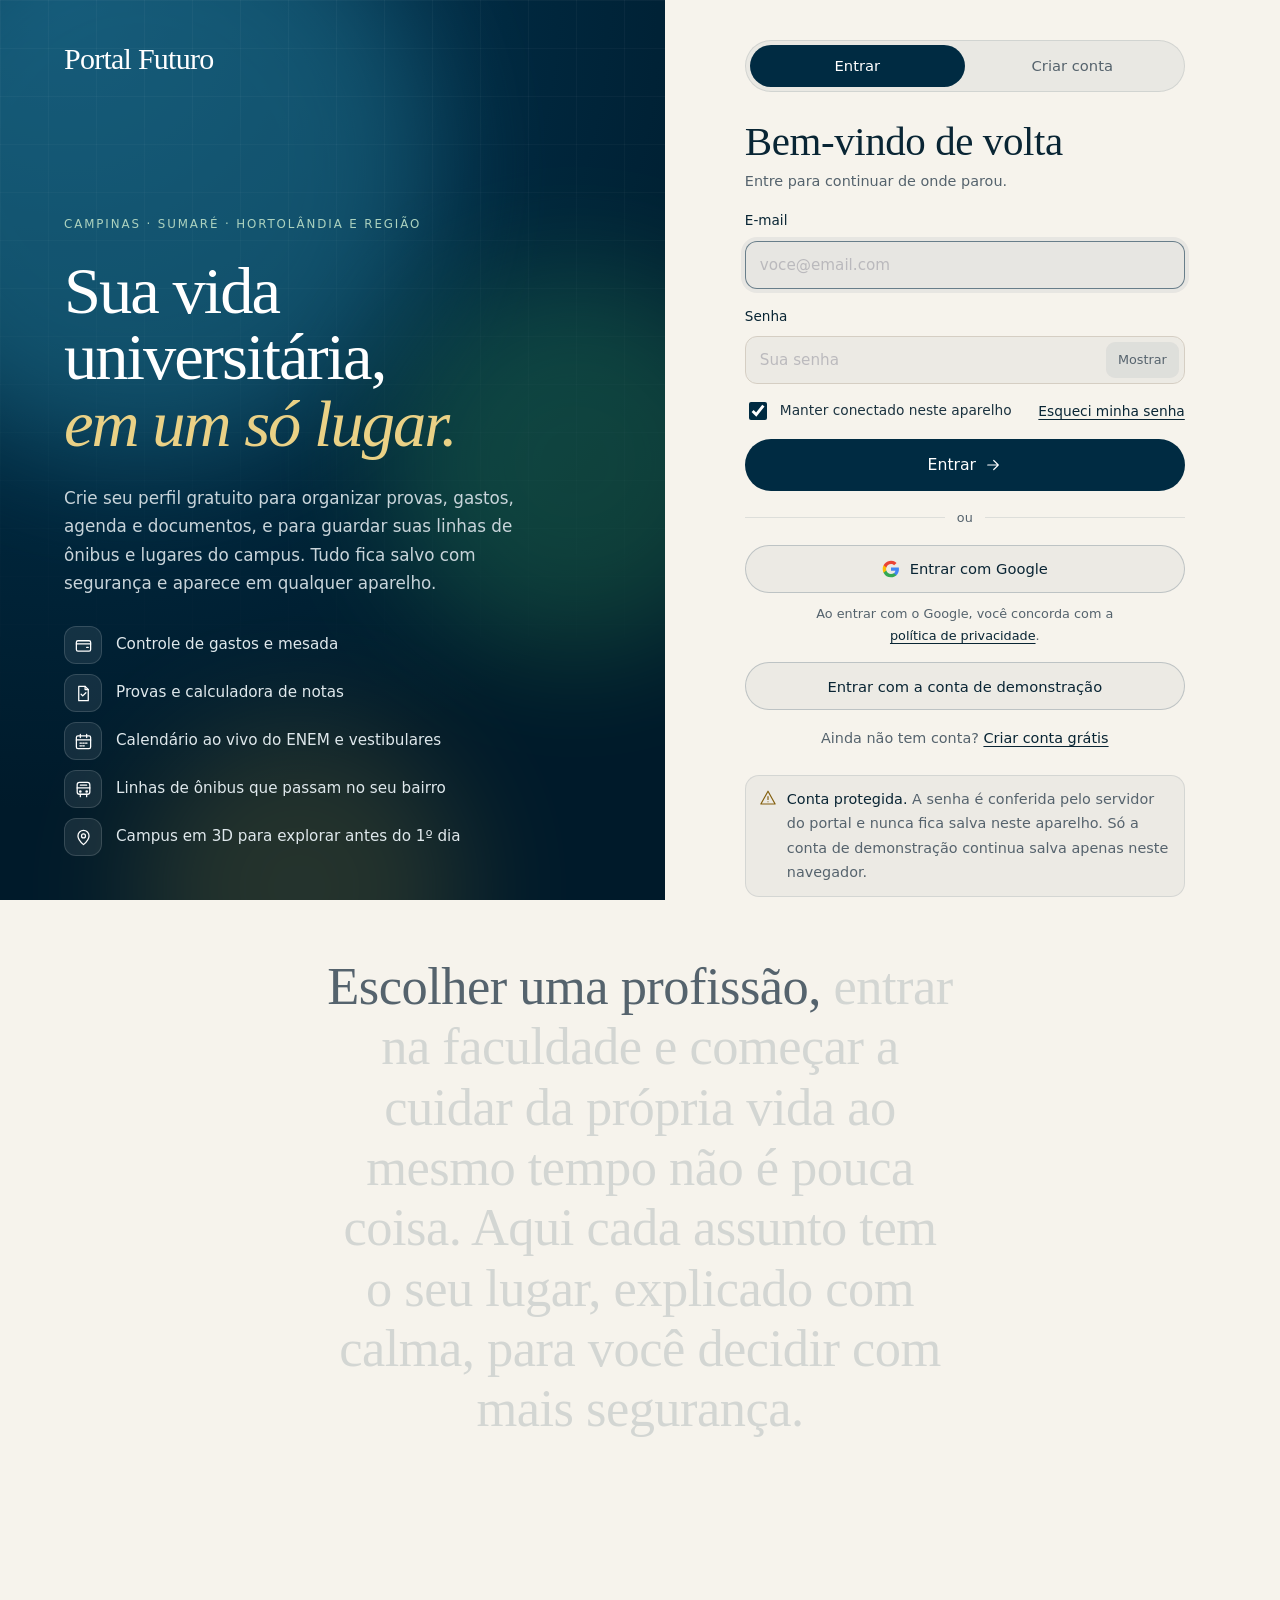
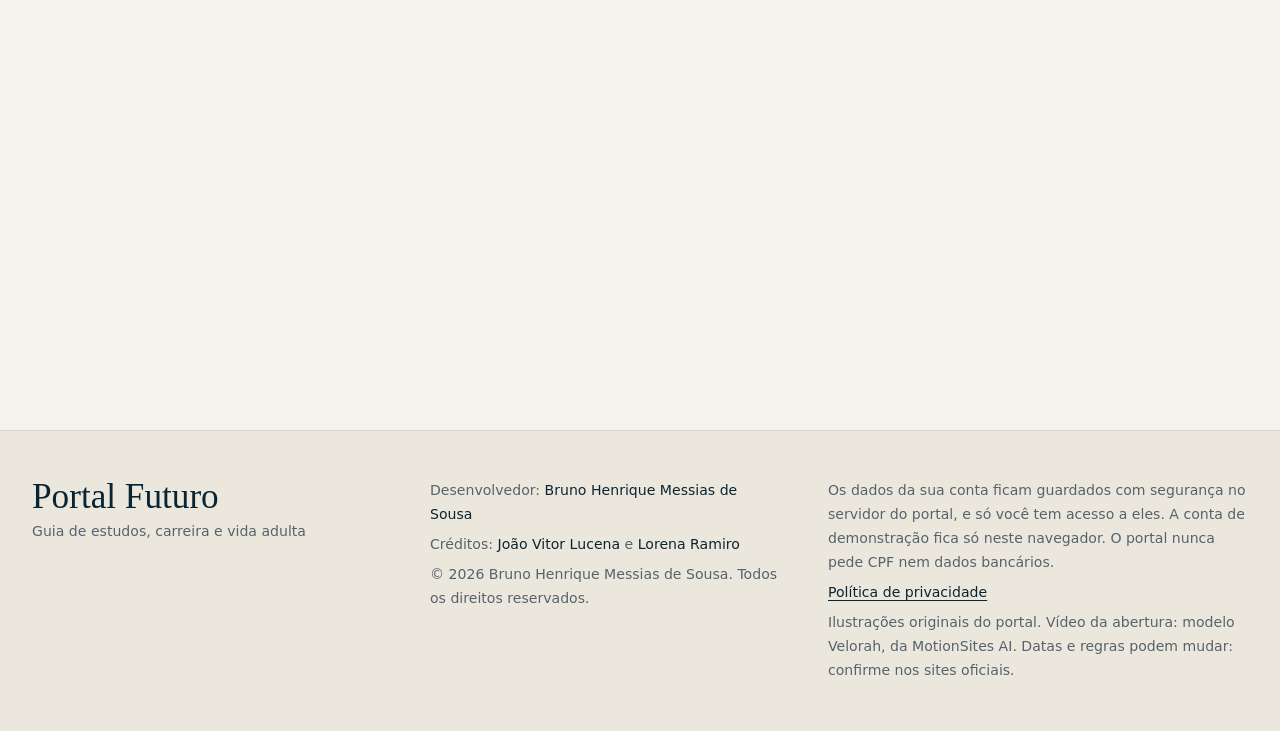
<file: index.html>
<!doctype html>
<html lang="pt-BR">
<head>
<meta charset="utf-8">
<meta name="viewport" content="width=device-width, initial-scale=1, viewport-fit=cover">
<title>Portal Futuro</title>
<meta name="description" content="Guia de estudos, carreira e vida adulta para jovens de Campinas, Sumaré e região, com ferramentas para finanças, provas, agenda, calendário, campus em 3D e linhas de ônibus.">
<meta name="author" content="Bruno Henrique Messias de Sousa">
<meta name="theme-color" content="#00283f">
<link rel="canonical" href="https://portal-futuro.pages.dev/">
<meta property="og:type" content="website">
<meta property="og:locale" content="pt_BR">
<meta property="og:site_name" content="Portal Futuro">
<meta property="og:url" content="https://portal-futuro.pages.dev/">
<meta property="og:title" content="Portal Futuro · Sua vida universitária, em um só lugar">
<meta property="og:description" content="Guia gratuito de estudos, carreira e vida adulta para jovens de Campinas e região: provas, gastos, agenda, ônibus do seu bairro e campus em 3D.">
<meta property="og:image" content="https://portal-futuro.pages.dev/assets/img/og-cover.jpg">
<meta property="og:image:type" content="image/jpeg">
<meta property="og:image:width" content="1200">
<meta property="og:image:height" content="630">
<meta property="og:image:alt" content="Portal Futuro: sua vida universitária, em um só lugar. Carreira e cursos, provas e notas, gastos, ônibus do seu bairro e campus em 3D.">
<meta name="twitter:card" content="summary_large_image">
<meta name="twitter:title" content="Portal Futuro · Sua vida universitária, em um só lugar">
<meta name="twitter:description" content="Guia gratuito de estudos, carreira e vida adulta para jovens de Campinas e região: provas, gastos, agenda, ônibus do seu bairro e campus em 3D.">
<meta name="twitter:image" content="https://portal-futuro.pages.dev/assets/img/og-cover.jpg">
<meta name="color-scheme" content="dark light">
<meta name="referrer" content="no-referrer">
<meta http-equiv="Content-Security-Policy" content="default-src 'self'; script-src 'self'; style-src 'self' https://fonts.googleapis.com; font-src https://fonts.gstatic.com; img-src 'self' data:; media-src 'self' https://d8j0ntlcm91z4.cloudfront.net; connect-src 'self' https://baubfjqwrdyeqarmjjio.supabase.co; base-uri 'self'; form-action 'none'">
<link rel="icon" type="image/svg+xml" href="assets/img/favicon.svg">
<link rel="manifest" href="manifest.webmanifest">
<script src="assets/js/early.js"></script>
<link rel="apple-touch-icon" href="assets/img/apple-touch-icon.png">
<meta name="apple-mobile-web-app-title" content="Portal Futuro">
<meta name="mobile-web-app-capable" content="yes">
<meta name="apple-mobile-web-app-capable" content="yes">
<meta name="apple-mobile-web-app-status-bar-style" content="black-translucent">
<link rel="preconnect" href="https://fonts.googleapis.com">
<link rel="preconnect" href="https://fonts.gstatic.com" crossorigin>
<link rel="stylesheet" href="https://fonts.googleapis.com/css2?family=Instrument+Serif:ital@0;1&family=Inter:wght@400;500&display=swap">
<link rel="stylesheet" href="assets/css/style.css">
</head>
<body>
<a class="skip-link" href="#main" id="skipLink">Pular para o conteúdo</a>
<svg width="0" height="0" class="sr-only" aria-hidden="true" focusable="false"><defs><symbol id="i-inicio" viewBox="0 0 24 24"><path d="M3 11l9-7 9 7v9a1 1 0 0 1-1 1h-5v-6H9v6H4a1 1 0 0 1-1-1z"/></symbol><symbol id="i-carreira" viewBox="0 0 24 24"><circle cx="12" cy="12" r="9"/><path d="M15.5 8.5l-2 5-5 2 2-5z"/></symbol><symbol id="i-ingresso" viewBox="0 0 24 24"><path d="M2 9l10-5 10 5-10 5z"/><path d="M6 11v5c0 1.5 2.7 3 6 3s6-1.5 6-3v-5M22 9v6"/></symbol><symbol id="i-cursos" viewBox="0 0 24 24"><rect x="3" y="4" width="4" height="16" rx="1"/><rect x="8" y="4" width="4" height="16" rx="1"/><path d="M13.6 5.6l3.8-1 4 15.4-3.8 1z"/></symbol><symbol id="i-instituicoes" viewBox="0 0 24 24"><path d="M2 10l10-6 10 6zM4 10v11M20 10v11M3 21h18M8 14v4M12 14v4M16 14v4"/></symbol><symbol id="i-vida" viewBox="0 0 24 24"><rect x="3" y="5" width="18" height="14" rx="2"/><circle cx="9" cy="11" r="2.2"/><path d="M5.6 16.2c.8-1.6 2-2.4 3.4-2.4s2.6.8 3.4 2.4M14.5 10h4M14.5 13.5h3"/></symbol><symbol id="i-plano" viewBox="0 0 24 24"><circle cx="12" cy="12" r="9"/><circle cx="12" cy="12" r="5"/><circle cx="12" cy="12" r="1.2"/></symbol><symbol id="i-financas" viewBox="0 0 24 24"><rect x="3" y="6" width="18" height="13" rx="2"/><path d="M3 10h18M16 14.5h2"/></symbol><symbol id="i-provas" viewBox="0 0 24 24"><path d="M6 3h8l4 4v14H6z"/><path d="M14 3v4h4M9 13l2 2 4-4"/></symbol><symbol id="i-agenda" viewBox="0 0 24 24"><path d="M10 6h10M10 12h10M10 18h10M4 6l1 1 2-2M4 12l1 1 2-2M4 18l1 1 2-2"/></symbol><symbol id="i-campus" viewBox="0 0 24 24"><path d="M12 21s-7-6.1-7-11a7 7 0 0 1 14 0c0 4.9-7 11-7 11z"/><circle cx="12" cy="10" r="2.5"/></symbol><symbol id="i-calendario" viewBox="0 0 24 24"><rect x="3" y="5" width="18" height="16" rx="2"/><path d="M3 10h18M8 3v4M16 3v4M7.5 14h2M11 14h2M14.5 14h2M7.5 17.5h2M11 17.5h2"/></symbol><symbol id="i-moon" viewBox="0 0 24 24"><path d="M20.5 13.2A8.5 8.5 0 1 1 10.8 3.5a6.6 6.6 0 0 0 9.7 9.7z"/></symbol><symbol id="i-sun" viewBox="0 0 24 24"><circle cx="12" cy="12" r="4"/><path d="M12 2v2M12 20v2M4.9 4.9l1.4 1.4M17.7 17.7l1.4 1.4M2 12h2M20 12h2M4.9 19.1l1.4-1.4M17.7 6.3l1.4-1.4"/></symbol><symbol id="i-arrow" viewBox="0 0 24 24"><path d="M5 12h14M13 6l6 6-6 6"/></symbol><symbol id="i-menu" viewBox="0 0 24 24"><path d="M4 7h16M4 12h16M4 17h16"/></symbol><symbol id="i-close" viewBox="0 0 24 24"><path d="M6 6l12 12M18 6L6 18"/></symbol><symbol id="i-salario" viewBox="0 0 24 24"><rect x="3" y="7" width="18" height="13" rx="2"/><path d="M9 7V5h6v2M3 12h18M12 11v3"/></symbol><symbol id="i-clock" viewBox="0 0 24 24"><circle cx="12" cy="12" r="9"/><path d="M12 7v5l3 2"/></symbol><symbol id="i-left" viewBox="0 0 24 24"><path d="M15 6l-6 6 6 6"/></symbol><symbol id="i-right" viewBox="0 0 24 24"><path d="M9 6l6 6-6 6"/></symbol><symbol id="i-alert" viewBox="0 0 24 24"><path d="M12 3l9.5 17h-19z"/><path d="M12 10v4M12 17h.01"/></symbol><symbol id="i-gear" viewBox="0 0 24 24"><circle cx="12" cy="12" r="3"/><path d="M19.4 15a1.7 1.7 0 0 0 .3 1.8l.1.1a2 2 0 1 1-2.8 2.8l-.1-.1a1.7 1.7 0 0 0-1.8-.3 1.7 1.7 0 0 0-1 1.5V21a2 2 0 1 1-4 0v-.1a1.7 1.7 0 0 0-1.1-1.5 1.7 1.7 0 0 0-1.8.3l-.1.1a2 2 0 1 1-2.8-2.8l.1-.1a1.7 1.7 0 0 0 .3-1.8 1.7 1.7 0 0 0-1.5-1H3a2 2 0 1 1 0-4h.1a1.7 1.7 0 0 0 1.5-1.1 1.7 1.7 0 0 0-.3-1.8l-.1-.1a2 2 0 1 1 2.8-2.8l.1.1a1.7 1.7 0 0 0 1.8.3H9a1.7 1.7 0 0 0 1-1.5V3a2 2 0 1 1 4 0v.1a1.7 1.7 0 0 0 1 1.5 1.7 1.7 0 0 0 1.8-.3l.1-.1a2 2 0 1 1 2.8 2.8l-.1.1a1.7 1.7 0 0 0-.3 1.8V9a1.7 1.7 0 0 0 1.5 1H21a2 2 0 1 1 0 4h-.1a1.7 1.7 0 0 0-1.5 1z"/></symbol><symbol id="i-grid" viewBox="0 0 24 24"><rect x="4" y="4" width="6.5" height="6.5" rx="1.6"/><rect x="13.5" y="4" width="6.5" height="6.5" rx="1.6"/><rect x="4" y="13.5" width="6.5" height="6.5" rx="1.6"/><rect x="13.5" y="13.5" width="6.5" height="6.5" rx="1.6"/></symbol><symbol id="i-user" viewBox="0 0 24 24"><circle cx="12" cy="8" r="4"/><path d="M4 21c1.2-4 4.4-6 8-6s6.8 2 8 6"/></symbol><symbol id="i-bell" viewBox="0 0 24 24"><path d="M6 16V11a6 6 0 0 1 12 0v5l1.5 2h-15z"/><path d="M10 20.5a2.2 2.2 0 0 0 4 0"/></symbol><symbol id="i-chev" viewBox="0 0 24 24"><path d="M9 6l6 6-6 6"/></symbol><symbol id="i-book" viewBox="0 0 24 24"><path d="M2 5c3-1 6-1 10 1 4-2 7-2 10-1v14c-3-1-6-1-10 1-4-2-7-2-10-1z"/><path d="M12 6v14"/></symbol><symbol id="i-plus" viewBox="0 0 24 24"><path d="M12 5v14M5 12h14"/></symbol><symbol id="i-down" viewBox="0 0 24 24"><path d="M6 9l6 6 6-6"/></symbol><symbol id="i-doc" viewBox="0 0 24 24"><path d="M6 3h8l4 4v14H6z"/><path d="M14 3v4h4M9 12h6M9 16h6"/></symbol><symbol id="i-cal-add" viewBox="0 0 24 24"><rect x="3" y="5" width="18" height="16" rx="2"/><path d="M3 10h18M8 3v4M16 3v4M12 13v5M9.5 15.5h5"/></symbol><symbol id="i-chat" viewBox="0 0 24 24"><path d="M4 5h16v11H9l-5 4z"/><path d="M8 9.5h8M8 12.5h5"/></symbol><symbol id="i-onibus" viewBox="0 0 24 24"><rect x="4" y="3" width="16" height="15" rx="3"/><path d="M4 10h16M8 21v-3M16 21v-3"/><circle cx="8" cy="14.5" r=".9"/><circle cx="16" cy="14.5" r=".9"/><path d="M8 6.5h8"/></symbol></defs></svg>
<!-- Carregamento rápido: aparece enquanto o portal confere se já existe uma conta conectada -->
<div class="splash" id="splash" role="status" aria-live="polite">
  <div class="splash-in">
    <svg class="splash-star" viewBox="0 0 100 130" aria-hidden="true"><path d="M50 0C56 57.2 56 57.2 100 65C56 72.8 56 72.8 50 130C44 72.8 44 72.8 0 65C44 57.2 44 57.2 50 0Z"/></svg>
    <span class="splash-name">Portal Futuro</span>
    <span class="splash-bar" aria-hidden="true"><span></span></span>
    <span class="sr-only">Abrindo o Portal Futuro…</span>
  </div>
</div>
<!-- ================= TELA DE ENTRADA (pré-login) ================= -->
<div class="gate" id="gate" role="dialog" aria-modal="true" aria-labelledby="gateTitle">
  <aside class="gate-art scope-dark" aria-hidden="false">
    <div class="gate-glow" aria-hidden="true"><span></span><span></span><span></span></div>
    <div class="gate-art-in">
      <span class="brand gate-brand">Portal Futuro</span>
      <div class="gate-copy">
        <p class="label gate-kicker">Campinas · Sumaré · Hortolândia e região</p>
        <h1 id="gateTitle" class="gate-h">Sua vida universitária, <em>em um só lugar.</em></h1>
        <p class="gate-lead" id="gateLead">Crie seu perfil gratuito para organizar provas, gastos, agenda e documentos, e para guardar suas linhas de ônibus e lugares do campus. Tudo fica salvo neste aparelho.</p>
        <ul class="gate-feats">
          <li><span class="ib"><svg class="ico" aria-hidden="true"><use href="#i-financas"/></svg></span>Controle de gastos e mesada</li>
          <li><span class="ib"><svg class="ico" aria-hidden="true"><use href="#i-provas"/></svg></span>Provas e calculadora de notas</li>
          <li><span class="ib"><svg class="ico" aria-hidden="true"><use href="#i-calendario"/></svg></span>Calendário ao vivo do ENEM e vestibulares</li>
          <li><span class="ib"><svg class="ico" aria-hidden="true"><use href="#i-onibus"/></svg></span>Linhas de ônibus que passam no seu bairro</li>
          <li><span class="ib"><svg class="ico" aria-hidden="true"><use href="#i-campus"/></svg></span>Campus em 3D para explorar antes do 1º dia</li>
        </ul>
      </div>
      <figure class="gate-book" aria-hidden="true">
        <svg viewBox="0 0 220 120" class="ill">
          <path class="gb-trail" d="M8 112 C40 104 66 100 88 86 C104 76 112 70 120 62"/>
          <g class="gb-star"><path class="gb-glow" d="M150 12C153.6 47.2 153.6 47.2 180 52C153.6 56.8 153.6 56.8 150 92C146.4 56.8 146.4 56.8 120 52C146.4 47.2 146.4 47.2 150 12Z"/><path class="gb-core" d="M150 22C152.6 48.4 152.6 48.4 172 52C152.6 55.6 152.6 55.6 150 82C147.4 55.6 147.4 55.6 128 52C147.4 48.4 147.4 48.4 150 22Z"/></g>
          <circle class="gb-dot d1" cx="96" cy="22" r="2"/><circle class="gb-dot d2" cx="206" cy="16" r="1.6"/><circle class="gb-dot d3" cx="200" cy="92" r="1.4"/>
        </svg>
      </figure>
    </div>
  </aside>
  <section class="gate-panel" aria-label="Entrar ou criar conta">
    <div class="gate-card">
      <div class="gate-tabs" role="tablist" aria-label="Acesso">
        <button type="button" role="tab" id="tabLogin" aria-controls="formLogin" aria-selected="true">Entrar</button>
        <button type="button" role="tab" id="tabSignup" aria-controls="formSignup" aria-selected="false" tabindex="-1">Criar conta</button>
        <span class="gate-tab-ink" aria-hidden="true"></span>
      </div>

      <form class="gate-form" id="formLogin" role="tabpanel" aria-labelledby="tabLogin" novalidate autocomplete="on">
        <div class="gate-head">
          <h2>Bem-vindo de volta</h2>
          <p class="muted small">Entre para continuar de onde parou.</p>
        </div>
        <div class="field"><label for="liEmail">E-mail</label><input type="email" id="liEmail" name="email" autocomplete="username" inputmode="email" maxlength="120" required placeholder="voce@email.com"></div>
        <div class="field"><label for="liPass">Senha</label>
          <div class="pass-wrap"><input type="password" id="liPass" name="password" autocomplete="current-password" maxlength="128" required placeholder="Sua senha"><button type="button" class="pass-eye" data-for="liPass" aria-label="Mostrar senha" aria-pressed="false">Mostrar</button></div>
        </div>
        <div class="gate-row"><label class="check"><input type="checkbox" id="liRemember" checked> Manter conectado neste aparelho</label><button type="button" class="link-btn" id="forgotBtn" hidden>Esqueci minha senha</button></div>
        <p class="gate-msg" id="liMsg" role="alert" aria-live="assertive"></p>
        <button class="btn gate-submit" type="submit" id="liBtn"><span>Entrar</span><svg class="ico" aria-hidden="true"><use href="#i-arrow"/></svg></button>
        <div class="gate-or"><span>ou</span></div>
        <button class="btn secondary gate-google" type="button" id="googleBtn" hidden><svg class="g-ico" viewBox="0 0 24 24" aria-hidden="true"><path fill="#4285F4" d="M22.6 12.3c0-.8-.1-1.5-.2-2.3H12v4.3h5.9a5 5 0 0 1-2.2 3.3v2.7h3.6c2.1-1.9 3.3-4.8 3.3-8z"/><path fill="#34A853" d="M12 23c3 0 5.5-1 7.3-2.7l-3.6-2.7c-1 .7-2.2 1.1-3.7 1.1-2.9 0-5.3-1.9-6.2-4.6H2.1v2.8A11 11 0 0 0 12 23z"/><path fill="#FBBC05" d="M5.8 14.1a6.6 6.6 0 0 1 0-4.2V7.1H2.1a11 11 0 0 0 0 9.8z"/><path fill="#EA4335" d="M12 5.4c1.6 0 3.1.6 4.2 1.7l3.2-3.2A11 11 0 0 0 2.1 7.1l3.7 2.8C6.7 7.3 9.1 5.4 12 5.4z"/></svg><span>Entrar com Google</span></button>
        <p class="small muted gate-gnote" id="gNote1" hidden>Ao entrar com o Google, você concorda com a <button type="button" class="link-btn" data-priv>política de privacidade</button>.</p>
        <button class="btn secondary gate-demo" type="button" id="demoBtn">Entrar com a conta de demonstração</button>
        <p class="small muted gate-switch">Ainda não tem conta? <button type="button" class="link-btn" data-go="signup">Criar conta grátis</button></p>
      </form>

      <form class="gate-form" id="formSignup" role="tabpanel" aria-labelledby="tabSignup" novalidate autocomplete="on" hidden>
        <div class="gate-head">
          <h2>Crie sua conta</h2>
          <p class="muted small" id="suHeadTxt">É gratuito. Por enquanto, a conta fica salva só neste navegador: em outro celular ou computador, você precisa criar outra.</p>
        </div>
        <div class="field"><label for="suName">Nome</label><input type="text" id="suName" name="name" autocomplete="name" maxlength="60" required placeholder="Como quer ser chamado"></div>
        <div class="field"><label for="suEmail">E-mail</label><input type="email" id="suEmail" name="email" autocomplete="email" inputmode="email" maxlength="120" required placeholder="voce@email.com"></div>
        <div class="field"><label for="suInst">Onde você estuda ou quer estudar</label>
          <select id="suInst" name="inst">
            <option value="">Escolha uma opção</option>
            <option>Unicamp</option><option>PUC-Campinas</option><option>Fatec</option><option>IFSP</option><option>Unip</option><option>Unisal</option><option>Anhanguera</option><option>Outra instituição</option><option>Ainda estou no ensino médio</option>
          </select>
        </div>
        <div class="field"><label for="suPass">Senha</label>
          <div class="pass-wrap"><input type="password" id="suPass" name="new-password" autocomplete="new-password" maxlength="128" required minlength="8" aria-describedby="suPassHint" placeholder="Mínimo de 8 caracteres"><button type="button" class="pass-eye" data-for="suPass" aria-label="Mostrar senha" aria-pressed="false">Mostrar</button></div>
          <div class="pw-meter" aria-hidden="true"><span></span><span></span><span></span><span></span></div>
          <p class="small muted" id="suPassHint">Use 8 ou mais caracteres, com letras e números.</p>
        </div>
        <div class="field"><label for="suPass2">Confirmar senha</label><input type="password" id="suPass2" autocomplete="new-password" maxlength="128" required placeholder="Repita a senha"></div>
        <div class="check-wrap"><label class="check"><input type="checkbox" id="suTerms"> <span id="suTermsTxt">Entendo que esta é uma versão de demonstração e que minha conta fica salva só neste navegador.</span></label> <button type="button" class="link-btn small" data-priv>Ler a política de privacidade</button></div>
        <p class="gate-msg" id="suMsg" role="alert" aria-live="assertive"></p>
        <button class="btn gate-submit" type="submit" id="suBtn"><span>Criar conta e entrar</span><svg class="ico" aria-hidden="true"><use href="#i-arrow"/></svg></button>
        <div class="gate-or" id="suOr" hidden><span>ou</span></div>
        <button class="btn secondary gate-google" type="button" id="googleBtn2" hidden><svg class="g-ico" viewBox="0 0 24 24" aria-hidden="true"><path fill="#4285F4" d="M22.6 12.3c0-.8-.1-1.5-.2-2.3H12v4.3h5.9a5 5 0 0 1-2.2 3.3v2.7h3.6c2.1-1.9 3.3-4.8 3.3-8z"/><path fill="#34A853" d="M12 23c3 0 5.5-1 7.3-2.7l-3.6-2.7c-1 .7-2.2 1.1-3.7 1.1-2.9 0-5.3-1.9-6.2-4.6H2.1v2.8A11 11 0 0 0 12 23z"/><path fill="#FBBC05" d="M5.8 14.1a6.6 6.6 0 0 1 0-4.2V7.1H2.1a11 11 0 0 0 0 9.8z"/><path fill="#EA4335" d="M12 5.4c1.6 0 3.1.6 4.2 1.7l3.2-3.2A11 11 0 0 0 2.1 7.1l3.7 2.8C6.7 7.3 9.1 5.4 12 5.4z"/></svg><span>Criar conta com Google</span></button>
        <p class="small muted gate-gnote" id="gNote2" hidden>Ao criar a conta com o Google, você concorda com a <button type="button" class="link-btn" data-priv>política de privacidade</button>.</p>
        <p class="small muted gate-switch">Já tem conta? <button type="button" class="link-btn" data-go="login">Entrar</button></p>
      </form>

      <form class="gate-form" id="formForgot" novalidate hidden>
        <div class="gate-head">
          <h2>Esqueceu a senha?</h2>
          <p class="muted small">Digite o e-mail da sua conta. Vamos mandar um link para você criar uma senha nova.</p>
        </div>
        <div class="field"><label for="fgEmail">E-mail</label><input type="email" id="fgEmail" autocomplete="username" inputmode="email" maxlength="120" required placeholder="voce@email.com"></div>
        <p class="gate-msg" id="fgMsg" role="alert" aria-live="assertive"></p>
        <button class="btn gate-submit" type="submit" id="fgBtn"><span>Enviar link</span><svg class="ico" aria-hidden="true"><use href="#i-arrow"/></svg></button>
        <p class="small muted gate-switch"><button type="button" class="link-btn" data-go="login">Voltar para o login</button></p>
      </form>

      <form class="gate-form" id="formReset" novalidate hidden>
        <div class="gate-head">
          <h2>Crie uma senha nova</h2>
          <p class="muted small" id="rsFor">Escolha uma senha que você não usa em outros sites.</p>
        </div>
        <div class="field"><label for="rsPass">Nova senha</label>
          <div class="pass-wrap"><input type="password" id="rsPass" autocomplete="new-password" maxlength="128" required placeholder="Mínimo de 8 caracteres"><button type="button" class="pass-eye" data-for="rsPass" aria-label="Mostrar senha" aria-pressed="false">Mostrar</button></div>
        </div>
        <div class="field"><label for="rsPass2">Confirmar nova senha</label><input type="password" id="rsPass2" autocomplete="new-password" maxlength="128" required placeholder="Repita a senha"></div>
        <p class="gate-msg" id="rsMsg" role="alert" aria-live="assertive"></p>
        <button class="btn gate-submit" type="submit" id="rsBtn"><span>Salvar senha e entrar</span><svg class="ico" aria-hidden="true"><use href="#i-arrow"/></svg></button>
      </form>

      <p class="gate-note small"><svg class="ico" aria-hidden="true"><use href="#i-alert"/></svg><span id="gateNoteTxt"><strong>Versão de demonstração.</strong> Ainda não há servidor: a conta e a senha (guardada só como código protegido) ficam neste navegador. Não use a mesma senha de outros sites.</span></p>
    </div>
    <p class="gate-foot small muted">© <span id="gateYear">2026</span> Bruno Henrique Messias de Sousa · Portal Futuro · <button type="button" class="link-btn" data-priv>Política de privacidade</button></p>
  </section>
</div>
<header class="topbar">
  <div class="topbar-in">
    <a class="brand" href="#inicio">Portal Futuro</a>
    <nav class="mainnav" aria-label="Seções do portal">
      <a href="#inicio" data-nav="inicio" data-c="inicio" title="Início"><svg class="ico" aria-hidden="true"><use href="#i-inicio"/></svg><span class="lbl-hide">Início</span></a>
      <div class="dropdown">
        <button type="button" id="guideBtn" aria-expanded="false" aria-controls="guidePanel">Guia <svg class="ico" aria-hidden="true"><use href="#i-down"/></svg></button>
        <div class="drop-panel liquid-glass" id="guidePanel" hidden><a href="#carreira" data-nav="carreira" data-c="carreira"><span class="ib"><svg class="ico" aria-hidden="true"><use href="#i-carreira"/></svg></span><b>Carreira</b><span class="d">Perfis, áreas e salários</span></a><a href="#ingresso" data-nav="ingresso" data-c="ingresso"><span class="ib"><svg class="ico" aria-hidden="true"><use href="#i-ingresso"/></svg></span><b>Ingresso</b><span class="d">ENEM, SISU, ProUni e vestibulares</span></a><a href="#cursos" data-nav="cursos" data-c="cursos"><span class="ib"><svg class="ico" aria-hidden="true"><use href="#i-cursos"/></svg></span><b>Cursos</b><span class="d">Graus e modalidades</span></a><a href="#instituicoes" data-nav="instituicoes" data-c="instituicoes"><span class="ib"><svg class="ico" aria-hidden="true"><use href="#i-instituicoes"/></svg></span><b>Instituições</b><span class="d">Faculdades da região</span></a><a href="#vida-adulta" data-nav="vida-adulta" data-c="vida"><span class="ib"><svg class="ico" aria-hidden="true"><use href="#i-vida"/></svg></span><b>Documentos</b><span class="d">Onde tirar e seus direitos</span></a><a href="#planejamento" data-nav="planejamento" data-c="plano"><span class="ib"><svg class="ico" aria-hidden="true"><use href="#i-plano"/></svg></span><b>Planejamento</b><span class="d">Estudos e metas</span></a></div>
      </div>
      <a href="#financas" data-nav="financas" data-c="financas" title="Finanças"><svg class="ico" aria-hidden="true"><use href="#i-financas"/></svg><span class="lbl-hide">Finanças</span></a><a href="#provas" data-nav="provas" data-c="provas" title="Provas"><svg class="ico" aria-hidden="true"><use href="#i-provas"/></svg><span class="lbl-hide">Provas</span></a><a href="#agenda" data-nav="agenda" data-c="agenda" title="Agenda"><svg class="ico" aria-hidden="true"><use href="#i-agenda"/></svg><span class="lbl-hide">Agenda</span></a><a href="#calendario" data-nav="calendario" data-c="calendario" title="Calendário"><svg class="ico" aria-hidden="true"><use href="#i-calendario"/></svg><span class="lbl-hide">Calendário</span></a><a href="#onibus" data-nav="onibus" data-c="onibus" title="Ônibus"><svg class="ico" aria-hidden="true"><use href="#i-onibus"/></svg><span class="lbl-hide">Ônibus</span></a>
<a href="#campus" data-nav="campus" data-c="campus" title="Campus"><svg class="ico" aria-hidden="true"><use href="#i-campus"/></svg><span class="lbl-hide">Campus</span></a>
    </nav>
    <div class="top-actions">
      <div class="clock" aria-live="off"><b id="clockTime">--:--</b><span id="clockDate"></span></div>
      <div class="user-menu" id="userMenu" hidden>
        <button class="user-chip liquid-glass" id="userBtn" type="button" aria-label="Abrir seu perfil"><span class="av" id="userAv">?</span><span class="un" id="userName"></span></button>
      </div>
      <button class="round-btn liquid-glass theme" id="themeBtn" type="button" aria-label="Mudar para o modo claro"><svg class="ico" aria-hidden="true"><use href="#i-sun"/></svg></button>
      <button class="round-btn liquid-glass set-btn" id="setBtn" type="button" aria-label="Abrir configurações" title="Configurações" aria-haspopup="dialog" aria-controls="settings" aria-expanded="false"><svg class="ico" aria-hidden="true"><use href="#i-gear"/></svg></button>
      <a class="glass-btn liquid-glass cta-nav" href="#carreira">Começar jornada</a>
      <button class="round-btn liquid-glass menu-btn" id="menuBtn" type="button" aria-expanded="false" aria-controls="mobileNav" aria-label="Abrir menu"><svg class="ico" aria-hidden="true"><use href="#i-menu"/></svg></button>
    </div>
  </div>
</header>
<nav class="mobile-nav" id="mobileNav" aria-label="Menu do portal"><div class="tiles"><a class="tile spot" href="#inicio" data-c="inicio"><span class="ib"><svg class="ico" aria-hidden="true"><use href="#i-inicio"/></svg></span><b>Início</b><span class="d">Visão geral do portal</span></a><a class="tile spot" href="#carreira" data-c="carreira"><span class="ib"><svg class="ico" aria-hidden="true"><use href="#i-carreira"/></svg></span><b>Carreira</b><span class="d">Perfis, áreas e salários</span></a><a class="tile spot" href="#ingresso" data-c="ingresso"><span class="ib"><svg class="ico" aria-hidden="true"><use href="#i-ingresso"/></svg></span><b>Ingresso</b><span class="d">ENEM, SISU, ProUni e vestibulares</span></a><a class="tile spot" href="#cursos" data-c="cursos"><span class="ib"><svg class="ico" aria-hidden="true"><use href="#i-cursos"/></svg></span><b>Cursos</b><span class="d">Graus e modalidades</span></a><a class="tile spot" href="#instituicoes" data-c="instituicoes"><span class="ib"><svg class="ico" aria-hidden="true"><use href="#i-instituicoes"/></svg></span><b>Instituições</b><span class="d">Faculdades da região</span></a><a class="tile spot" href="#vida-adulta" data-c="vida"><span class="ib"><svg class="ico" aria-hidden="true"><use href="#i-vida"/></svg></span><b>Documentos</b><span class="d">Onde tirar e seus direitos</span></a><a class="tile spot" href="#planejamento" data-c="plano"><span class="ib"><svg class="ico" aria-hidden="true"><use href="#i-plano"/></svg></span><b>Planejamento</b><span class="d">Estudos e metas</span></a><a class="tile spot" href="#financas" data-c="financas"><span class="ib"><svg class="ico" aria-hidden="true"><use href="#i-financas"/></svg></span><b>Finanças</b><span class="d">Controle do mês</span></a><a class="tile spot" href="#provas" data-c="provas"><span class="ib"><svg class="ico" aria-hidden="true"><use href="#i-provas"/></svg></span><b>Provas</b><span class="d">Notas e média</span></a><a class="tile spot" href="#agenda" data-c="agenda"><span class="ib"><svg class="ico" aria-hidden="true"><use href="#i-agenda"/></svg></span><b>Agenda</b><span class="d">Prazos e entregas</span></a><a class="tile spot" href="#calendario" data-c="calendario"><span class="ib"><svg class="ico" aria-hidden="true"><use href="#i-calendario"/></svg></span><b>Calendário</b><span class="d">Ao vivo, com seus eventos</span></a><a class="tile spot" href="#onibus" data-c="onibus"><span class="ib"><svg class="ico" aria-hidden="true"><use href="#i-onibus"/></svg></span><b>Ônibus</b><span class="d">Linhas e trajetos</span></a><a class="tile spot" href="#campus" data-c="campus"><span class="ib"><svg class="ico" aria-hidden="true"><use href="#i-campus"/></svg></span><b>Campus</b><span class="d">Guia de serviços</span></a></div></nav>
<nav class="tabbar" id="tabbar" aria-label="Navegação do aplicativo">
  <a href="#inicio" data-tab="inicio"><svg class="ico" aria-hidden="true"><use href="#i-inicio"/></svg><span>Início</span></a>
  <button type="button" data-sheet="sheetGuia" data-tab="guia" aria-haspopup="dialog" aria-controls="sheetGuia"><svg class="ico" aria-hidden="true"><use href="#i-book"/></svg><span>Guia</span></button>
  <button type="button" data-sheet="sheetFerr" data-tab="ferramentas" aria-haspopup="dialog" aria-controls="sheetFerr"><svg class="ico" aria-hidden="true"><use href="#i-grid"/></svg><span>Ferramentas</span></button>
  <a href="#perfil" data-tab="perfil"><svg class="ico" aria-hidden="true"><use href="#i-user"/></svg><span>Perfil</span></a>
</nav>
<div class="sheet" id="sheetGuia" role="dialog" aria-modal="true" aria-labelledby="sheetGuiaT" hidden><div class="sheet-scrim" data-close></div><div class="sheet-panel"><span class="sheet-grab" aria-hidden="true"></span><div class="sheet-head"><h2 id="sheetGuiaT">Guia</h2><p>Seis capítulos, na ordem das decisões.</p></div><ol class="sheet-list"><li><a class="sheet-item" href="#carreira" data-c="carreira"><span class="ib"><svg class="ico" aria-hidden="true"><use href="#i-carreira"/></svg></span><span class="si-t"><b>Carreira e profissão</b><span class="d">Perfis, áreas e salários</span></span><svg class="ico chev" aria-hidden="true"><use href="#i-chev"/></svg></a></li><li><a class="sheet-item" href="#ingresso" data-c="ingresso"><span class="ib"><svg class="ico" aria-hidden="true"><use href="#i-ingresso"/></svg></span><span class="si-t"><b>Ingresso na faculdade</b><span class="d">ENEM, SISU, ProUni e vestibulares</span></span><svg class="ico chev" aria-hidden="true"><use href="#i-chev"/></svg></a></li><li><a class="sheet-item" href="#cursos" data-c="cursos"><span class="ib"><svg class="ico" aria-hidden="true"><use href="#i-cursos"/></svg></span><span class="si-t"><b>Cursos e modalidades</b><span class="d">Graus e modalidades</span></span><svg class="ico chev" aria-hidden="true"><use href="#i-chev"/></svg></a></li><li><a class="sheet-item" href="#instituicoes" data-c="instituicoes"><span class="ib"><svg class="ico" aria-hidden="true"><use href="#i-instituicoes"/></svg></span><span class="si-t"><b>Instituições de ensino</b><span class="d">Faculdades da região</span></span><svg class="ico chev" aria-hidden="true"><use href="#i-chev"/></svg></a></li><li><a class="sheet-item" href="#vida-adulta" data-c="vida"><span class="ib"><svg class="ico" aria-hidden="true"><use href="#i-vida"/></svg></span><span class="si-t"><b>Documentos e autonomia</b><span class="d">Onde tirar e seus direitos</span></span><svg class="ico chev" aria-hidden="true"><use href="#i-chev"/></svg></a></li><li><a class="sheet-item" href="#planejamento" data-c="plano"><span class="ib"><svg class="ico" aria-hidden="true"><use href="#i-plano"/></svg></span><span class="si-t"><b>Planejamento</b><span class="d">Estudos e metas</span></span><svg class="ico chev" aria-hidden="true"><use href="#i-chev"/></svg></a></li></ol><button class="sheet-x round-btn" type="button" data-close aria-label="Fechar"><svg class="ico" aria-hidden="true"><use href="#i-close"/></svg></button></div></div>
<div class="sheet" id="sheetFerr" role="dialog" aria-modal="true" aria-labelledby="sheetFerrT" hidden><div class="sheet-scrim" data-close></div><div class="sheet-panel"><span class="sheet-grab" aria-hidden="true"></span><div class="sheet-head"><h2 id="sheetFerrT">Ferramentas</h2><p>Para organizar o dia a dia.</p></div><ol class="sheet-list"><li><a class="sheet-item" href="#financas" data-c="financas"><span class="ib"><svg class="ico" aria-hidden="true"><use href="#i-financas"/></svg></span><span class="si-t"><b>Finanças</b><span class="d">Controle do mês</span></span><svg class="ico chev" aria-hidden="true"><use href="#i-chev"/></svg></a></li><li><a class="sheet-item" href="#provas" data-c="provas"><span class="ib"><svg class="ico" aria-hidden="true"><use href="#i-provas"/></svg></span><span class="si-t"><b>Provas</b><span class="d">Notas e média</span></span><svg class="ico chev" aria-hidden="true"><use href="#i-chev"/></svg></a></li><li><a class="sheet-item" href="#agenda" data-c="agenda"><span class="ib"><svg class="ico" aria-hidden="true"><use href="#i-agenda"/></svg></span><span class="si-t"><b>Agenda</b><span class="d">Prazos e entregas</span></span><svg class="ico chev" aria-hidden="true"><use href="#i-chev"/></svg></a></li><li><a class="sheet-item" href="#calendario" data-c="calendario"><span class="ib"><svg class="ico" aria-hidden="true"><use href="#i-calendario"/></svg></span><span class="si-t"><b>Calendário</b><span class="d">Ao vivo, com seus eventos</span></span><svg class="ico chev" aria-hidden="true"><use href="#i-chev"/></svg></a></li><li><a class="sheet-item" href="#onibus" data-c="onibus"><span class="ib"><svg class="ico" aria-hidden="true"><use href="#i-onibus"/></svg></span><span class="si-t"><b>Ônibus</b><span class="d">Linhas e trajetos</span></span><svg class="ico chev" aria-hidden="true"><use href="#i-chev"/></svg></a></li><li><a class="sheet-item" href="#campus" data-c="campus"><span class="ib"><svg class="ico" aria-hidden="true"><use href="#i-campus"/></svg></span><span class="si-t"><b>Campus</b><span class="d">Guia de serviços em 3D</span></span><svg class="ico chev" aria-hidden="true"><use href="#i-chev"/></svg></a></li></ol><button class="sheet-x round-btn" type="button" data-close aria-label="Fechar"><svg class="ico" aria-hidden="true"><use href="#i-close"/></svg></button></div></div>
<div class="settings" id="settings" role="dialog" aria-modal="true" aria-labelledby="setT" hidden>
  <div class="set-scrim" data-set-close></div>
  <div class="set-panel">
    <span class="sheet-grab" aria-hidden="true"></span>
    <div class="set-head"><h2 id="setT">Configurações</h2><button class="round-btn" type="button" data-set-close aria-label="Fechar configurações"><svg class="ico" aria-hidden="true"><use href="#i-close"/></svg></button></div>
    <div class="set-sub" id="setCredits" hidden>
      <button class="m-back set-back" type="button" id="setCredBack"><svg class="ico" aria-hidden="true"><use href="#i-left"/></svg><span>Configurações</span></button>
      <h3 class="set-sub-h">Créditos</h3>
      <div class="set-list set-text">
        <p><b class="foot-brand">Portal Futuro</b><br>Guia de estudos, carreira e vida adulta para jovens de Campinas e região.</p>
        <p>Desenvolvedor: <b>Bruno Henrique Messias de Sousa</b><br>Créditos: <b>João Vitor Lucena</b> e <b>Lorena Ramiro</b><br>© <span class="copy-y">2026</span> Bruno Henrique Messias de Sousa. Todos os direitos reservados.</p>
        <p>Trabalho de Conclusão de Curso em Desenvolvimento de Sistemas · SENAI</p>
        <p id="setCredData"></p>
        <p>Ilustrações originais do portal. Vídeo da abertura: modelo Velorah, da MotionSites AI. Datas e regras podem mudar: confirme nos sites oficiais.</p>
      </div>
    </div>
    <div class="set-body">
      <a class="set-acc" href="#perfil" data-set-nav><span class="av" id="setAv">?</span><span class="set-l"><b id="setName">Visitante</b><span class="d" id="setMail"></span></span><svg class="ico chev" aria-hidden="true"><use href="#i-chev"/></svg></a>
      <div class="set-install" id="setInstall" hidden>
        <img src="assets/img/icon-192.png" alt="" width="56" height="56">
        <div class="si-txt"><b>Instale o Portal Futuro</b><span>Abre como aplicativo, funciona sem internet e recebe lembretes.</span></div>
        <button class="btn sm set-install-btn" type="button" id="setInstallBtn"><svg class="ico" aria-hidden="true"><use href="#i-down"/></svg>Instalar</button>
      </div>
      <h3 class="set-g">Aparência</h3>
      <div class="set-list">
        <div class="set-row col"><span class="set-l"><b id="setThemeL">Tema</b></span><div class="seg set-seg" role="radiogroup" aria-labelledby="setThemeL" id="setTheme"><button type="button" role="radio" data-v="auto">Automático</button><button type="button" role="radio" data-v="light">Claro</button><button type="button" role="radio" data-v="dark">Escuro</button></div></div>
        <div class="set-row col"><span class="set-l"><b id="setTextL">Tamanho do texto</b></span><div class="seg set-seg" role="radiogroup" aria-labelledby="setTextL" id="setText"><button type="button" role="radio" data-v="md">Normal</button><button type="button" role="radio" data-v="lg">Grande</button><button type="button" role="radio" data-v="xl">Extra grande</button></div></div>
        <label class="set-row"><span class="set-l"><b>Menos animações</b><span class="d">Desliga movimentos e transições.</span></span><input type="checkbox" role="switch" id="setCalm"></label>
      </div>
      <h3 class="set-g">Sons e toque</h3>
      <div class="set-list">
        <label class="set-row"><span class="set-l"><b>Sons</b><span class="d">Toque suave nos botões e ao abrir o portal.</span></span><input type="checkbox" role="switch" id="setSound"></label>
        <label class="set-row"><span class="set-l"><b>Som ambiente</b><span class="d">Riacho, brisa e passarinhos bem baixinho enquanto você usa o portal.</span></span><input type="checkbox" role="switch" id="setAmb"></label>
        <label class="set-row" id="setVibRow"><span class="set-l"><b>Vibração ao tocar</b><span class="d">Uma vibração curta nos botões.</span></span><input type="checkbox" role="switch" id="setVib"></label>
      </div>
      <h3 class="set-g">Notificações</h3>
      <div class="set-list"><a class="set-row link" href="#pf-avisos" data-set-nav><span class="set-l"><b>Lembretes no celular</b><span class="d" id="setPushSt">…</span></span><svg class="ico chev" aria-hidden="true"><use href="#i-chev"/></svg></a></div>
      <h3 class="set-g">Conta</h3>
      <div class="set-list">
        <a class="set-row link" href="#pf-dados" data-set-nav><span class="set-l"><b>Meus dados</b><span class="d">Nome, estudos e interesses</span></span><svg class="ico chev" aria-hidden="true"><use href="#i-chev"/></svg></a>
        <a class="set-row link" href="#pf-seguranca" data-set-nav><span class="set-l"><b>Senha e segurança</b></span><svg class="ico chev" aria-hidden="true"><use href="#i-chev"/></svg></a>
        <button class="set-row link danger" type="button" id="setLogout"><span class="set-l"><b>Sair da conta</b></span></button>
      </div>
      <h3 class="set-g">Privacidade e ajuda</h3>
      <div class="set-list">
        <button class="set-row link" type="button" data-priv><span class="set-l"><b>Política de privacidade</b></span><svg class="ico chev" aria-hidden="true"><use href="#i-chev"/></svg></button>
        <a class="set-row link" href="#pf-privacidade" data-set-nav><span class="set-l"><b>Baixar ou apagar meus dados</b></span><svg class="ico chev" aria-hidden="true"><use href="#i-chev"/></svg></a>
        <button class="set-row link m-row-only" type="button" id="setCred"><span class="set-l"><b>Créditos</b><span class="d">Quem fez o Portal Futuro</span></span><svg class="ico chev" aria-hidden="true"><use href="#i-chev"/></svg></button>
        <button class="set-row link" type="button" id="setFb"><span class="set-l"><b>Dar opinião</b><span class="d">Sugestões e problemas</span></span><svg class="ico chev" aria-hidden="true"><use href="#i-chev"/></svg></button>
      </div>
      <h3 class="set-g">Este aparelho</h3>
      <div class="set-list">
        <button class="set-row link" type="button" id="setClear"><span class="set-l"><b id="setClearT">Limpar dados do aparelho</b><span class="d" id="setClearD">Apaga a cópia guardada aqui e baixa tudo de novo da nuvem.</span></span></button>
      </div>
      <p class="set-about">Portal Futuro · versão <span id="setVer">1.35</span><br>Desenvolvedor: Bruno Henrique Messias de Sousa<br>Créditos: João Vitor Lucena e Lorena Ramiro<br>SENAI · 2026</p>
    </div>
  </div>
</div>
<div class="push-ask" id="pushAsk" role="dialog" aria-labelledby="pushAskT" aria-describedby="pushAskD" hidden>
  <span class="ib"><svg class="ico" aria-hidden="true"><use href="#i-bell"/></svg></span>
  <div class="pa-t"><b id="pushAskT">Quer receber lembretes?</b><p id="pushAskD">Avisamos no dia 5 para organizar as finanças e antes do ENEM, do vestibular e das suas provas. Você escolhe o que receber no perfil.</p></div>
  <div class="pa-act"><button class="btn sm" type="button" id="pushAskYes">Ativar</button><button class="btn sm secondary" type="button" id="pushAskNo">Agora não</button></div>
</div>
<div class="sample-bar" id="sampleBar" hidden>
  <div class="sample-in">
    <span><strong>Dados de exemplo.</strong> Os registros marcados como “exemplo” mostram como as ferramentas funcionam.</span>
    <button class="btn sm secondary" type="button" id="clearSamples">Remover exemplos</button>
    <button class="btn sm del" type="button" id="hideSample">Ocultar aviso</button>
    <span id="confirmClear" hidden>Remover todos os exemplos?
      <button class="btn sm" type="button" id="confirmYes">Sim, remover</button>
      <button class="btn sm secondary" type="button" id="confirmNo">Cancelar</button>
    </span>
  </div>
</div>

<main id="main">

<!-- ================= INÍCIO ================= -->
<section class="view" id="p-inicio" data-view="inicio" aria-labelledby="h-inicio">
  <div class="hero scope-dark">
    <div class="media" id="heroMedia">
      <video id="heroVideo" autoplay loop muted playsinline preload="auto" aria-hidden="true" tabindex="-1"><source src="https://d8j0ntlcm91z4.cloudfront.net/user_38xzZboKViGWJOttwIXH07lWA1P/hf_20260314_131748_f2ca2a28-fed7-44c8-b9a9-bd9acdd5ec31.mp4" type="video/mp4"></video>
      <div class="fallback" aria-hidden="true"><svg class="ill" viewBox="0 0 560 520" role="img" aria-label="Ilustração: sala de leitura de uma biblioteca, com janela em arco, estantes cheias de livros, escada e uma mesa com luminária e livro aberto"><defs><clipPath id="win"><path d="M70 470 V185 A90 90 0 0 1 250 185 V470 Z"/></clipPath></defs><rect class="wash" x="0" y="0" width="560" height="520"/><path class="p1" d="M70 470 V185 A90 90 0 0 1 250 185 V470 Z"/><g clip-path="url(#win)"><path class="s1" d="M60 400 C110 370 150 385 190 372 S240 360 260 366 V480 H60Z"/><path class="s2" d="M60 430 C120 410 170 425 260 405 V480 H60Z"/><rect class="s2" x="196" y="318" width="16" height="60"/><rect class="s2" x="192" y="310" width="24" height="12"/><path class="s2" d="M194 310 h4 v-6 h4 v6 h4 v-6 h4 v6 h4 v-6 h-20z"/></g><path class="ink" d="M70 470 V185 A90 90 0 0 1 250 185 V470 Z"/><path class="ink" d="M160 95 V470 M70 255 H250 M70 335 H250 M70 410 H250 M86 140 Q160 128 234 140"/><path class="ink" d="M58 470 H262 M62 478 H258"/><rect class="s1" x="290" y="40" width="246" height="432"/><rect class="b7" x="298" y="60" width="12" height="70"/><rect class="b7" x="310" y="70" width="18" height="60"/><rect class="b3" x="330" y="71" width="11" height="59"/><line class="thin" x1="332" y1="79" x2="339" y2="79"/><rect class="b1" x="341" y="69" width="9" height="61"/><line class="thin" x1="343" y1="77" x2="348" y2="77"/><rect class="s2" x="352" y="66" width="16" height="64"/><line class="thin" x1="354" y1="74" x2="366" y2="74"/><rect class="b7" x="368" y="70" width="12" height="60"/><rect class="b4" x="382" y="60" width="16" height="70"/><rect class="b6" x="399" y="56" width="11" height="74"/><g transform="rotate(-12 410 130)"><rect class="b2" x="410" y="69" width="13" height="61"/><rect class="thin" x="410" y="69" width="13" height="61"/></g><rect class="b6" x="431" y="76" width="18" height="54"/><line class="thin" x1="433" y1="84" x2="447" y2="84"/><line class="thin" x1="433" y1="116" x2="447" y2="116"/><rect class="b1" x="450" y="75" width="16" height="55"/><rect class="b4" x="467" y="62" width="13" height="68"/><line class="thin" x1="469" y1="70" x2="478" y2="70"/><line class="thin" x1="469" y1="116" x2="478" y2="116"/><rect class="b5" x="480" y="69" width="16" height="61"/><line class="thin" x1="482" y1="77" x2="494" y2="77"/><rect class="b7" x="497" y="66" width="11" height="64"/><line class="thin" x1="499" y1="74" x2="506" y2="74"/><rect class="b4" x="508" y="65" width="13" height="65"/><line class="thin" x1="510" y1="73" x2="519" y2="73"/><line class="thin" x1="510" y1="116" x2="519" y2="116"/><rect class="s2" x="290" y="130" width="246" height="6"/><rect class="b7" x="298" y="138" width="9" height="77"/><line class="thin" x1="300" y1="146" x2="305" y2="146"/><rect class="b6" x="321" y="149" width="14" height="66"/><line class="thin" x1="323" y1="157" x2="333" y2="157"/><rect class="b1" x="351" y="142" width="9" height="73"/><line class="thin" x1="353" y1="150" x2="358" y2="150"/><rect class="b6" x="361" y="153" width="11" height="62"/><line class="thin" x1="363" y1="161" x2="370" y2="161"/><rect class="b3" x="372" y="145" width="9" height="70"/><line class="thin" x1="374" y1="153" x2="379" y2="153"/><rect class="b2" x="381" y="143" width="16" height="72"/><line class="thin" x1="383" y1="151" x2="395" y2="151"/><line class="thin" x1="383" y1="201" x2="395" y2="201"/><rect class="b6" x="397" y="161" width="11" height="54"/><line class="thin" x1="399" y1="169" x2="406" y2="169"/><rect class="b7" x="409" y="162" width="10" height="53"/><line class="thin" x1="411" y1="170" x2="417" y2="170"/><rect class="b2" x="419" y="138" width="14" height="77"/><line class="thin" x1="421" y1="146" x2="431" y2="146"/><line class="thin" x1="421" y1="201" x2="431" y2="201"/><rect class="b6" x="434" y="149" width="13" height="66"/><line class="thin" x1="436" y1="157" x2="445" y2="157"/><rect class="b1" x="447" y="157" width="11" height="58"/><rect class="s2" x="460" y="162" width="12" height="53"/><rect class="b5" x="473" y="161" width="12" height="54"/><line class="thin" x1="475" y1="169" x2="483" y2="169"/><line class="thin" x1="475" y1="201" x2="483" y2="201"/><g transform="rotate(-12 485 215)"><rect class="b1" x="485" y="145" width="16" height="70"/><rect class="thin" x="485" y="145" width="16" height="70"/></g><rect class="b7" x="509" y="158" width="10" height="57"/><rect class="s2" x="290" y="215" width="246" height="6"/><rect class="b3" x="298" y="238" width="10" height="62"/><rect class="b7" x="308" y="245" width="12" height="55"/><line class="thin" x1="310" y1="253" x2="318" y2="253"/><line class="thin" x1="310" y1="286" x2="318" y2="286"/><rect class="b1" x="321" y="222" width="11" height="78"/><line class="thin" x1="323" y1="230" x2="330" y2="230"/><rect class="s2" x="333" y="247" width="16" height="53"/><rect class="s2" x="363" y="246" width="9" height="54"/><line class="thin" x1="365" y1="286" x2="370" y2="286"/><rect class="b6" x="374" y="246" width="14" height="54"/><line class="thin" x1="376" y1="254" x2="386" y2="254"/><line class="thin" x1="376" y1="286" x2="386" y2="286"/><rect class="b2" x="389" y="235" width="14" height="65"/><line class="thin" x1="391" y1="243" x2="401" y2="243"/><rect class="s2" x="403" y="237" width="9" height="63"/><rect class="b6" x="412" y="247" width="16" height="53"/><line class="thin" x1="414" y1="286" x2="426" y2="286"/><rect class="b7" x="430" y="242" width="12" height="58"/><line class="thin" x1="432" y1="250" x2="440" y2="250"/><rect class="b6" x="442" y="238" width="9" height="62"/><line class="thin" x1="444" y1="246" x2="449" y2="246"/><rect class="b7" x="451" y="222" width="10" height="78"/><rect class="b3" x="461" y="233" width="9" height="67"/><line class="thin" x1="463" y1="241" x2="468" y2="241"/><rect class="b1" x="470" y="243" width="16" height="57"/><line class="thin" x1="472" y1="286" x2="484" y2="286"/><rect class="b5" x="486" y="230" width="13" height="70"/><line class="thin" x1="488" y1="238" x2="497" y2="238"/><rect class="b1" x="499" y="231" width="10" height="69"/><line class="thin" x1="501" y1="286" x2="507" y2="286"/><rect class="b4" x="509" y="228" width="11" height="72"/><rect class="s2" x="290" y="300" width="246" height="6"/><rect class="b7" x="298" y="331" width="16" height="54"/><rect class="b7" x="314" y="329" width="18" height="56"/><line class="thin" x1="316" y1="337" x2="330" y2="337"/><line class="thin" x1="316" y1="371" x2="330" y2="371"/><rect class="b3" x="334" y="315" width="18" height="70"/><line class="thin" x1="336" y1="371" x2="350" y2="371"/><rect class="b7" x="353" y="312" width="13" height="73"/><line class="thin" x1="355" y1="320" x2="364" y2="320"/><rect class="b7" x="366" y="318" width="13" height="67"/><line class="thin" x1="368" y1="326" x2="377" y2="326"/><line class="thin" x1="368" y1="371" x2="377" y2="371"/><rect class="s2" x="381" y="320" width="11" height="65"/><line class="thin" x1="383" y1="328" x2="390" y2="328"/><rect class="b1" x="392" y="321" width="10" height="64"/><line class="thin" x1="394" y1="329" x2="400" y2="329"/><line class="thin" x1="394" y1="371" x2="400" y2="371"/><rect class="b4" x="402" y="326" width="13" height="59"/><line class="thin" x1="404" y1="334" x2="413" y2="334"/><rect class="b1" x="415" y="328" width="13" height="57"/><line class="thin" x1="417" y1="336" x2="426" y2="336"/><g transform="rotate(-12 428 385)"><rect class="b5" x="428" y="307" width="13" height="78"/><rect class="thin" x="428" y="307" width="13" height="78"/></g><g transform="rotate(-12 449 385)"><rect class="b6" x="449" y="315" width="18" height="70"/><rect class="thin" x="449" y="315" width="18" height="70"/></g><rect class="b7" x="475" y="323" width="14" height="62"/><line class="thin" x1="477" y1="331" x2="487" y2="331"/><rect class="b5" x="491" y="330" width="14" height="55"/><line class="thin" x1="493" y1="338" x2="503" y2="338"/><rect class="b6" x="506" y="312" width="14" height="73"/><line class="thin" x1="508" y1="320" x2="518" y2="320"/><rect class="s2" x="290" y="385" width="246" height="6"/><rect class="s2" x="298" y="397" width="10" height="71"/><line class="thin" x1="300" y1="405" x2="306" y2="405"/><line class="thin" x1="300" y1="454" x2="306" y2="454"/><rect class="b6" x="308" y="413" width="11" height="55"/><line class="thin" x1="310" y1="454" x2="317" y2="454"/><rect class="b5" x="319" y="401" width="16" height="67"/><line class="thin" x1="321" y1="409" x2="333" y2="409"/><line class="thin" x1="321" y1="454" x2="333" y2="454"/><rect class="b3" x="335" y="396" width="10" height="72"/><line class="thin" x1="337" y1="404" x2="343" y2="404"/><rect class="b1" x="346" y="406" width="13" height="62"/><line class="thin" x1="348" y1="414" x2="357" y2="414"/><rect class="b7" x="359" y="408" width="14" height="60"/><line class="thin" x1="361" y1="454" x2="371" y2="454"/><rect class="b5" x="375" y="414" width="10" height="54"/><rect class="b7" x="385" y="400" width="12" height="68"/><line class="thin" x1="387" y1="408" x2="395" y2="408"/><rect class="b4" x="397" y="406" width="11" height="62"/><line class="thin" x1="399" y1="414" x2="406" y2="414"/><line class="thin" x1="399" y1="454" x2="406" y2="454"/><rect class="s2" x="409" y="418" width="13" height="50"/><g transform="rotate(-12 423 468)"><rect class="s2" x="423" y="397" width="13" height="71"/><rect class="thin" x="423" y="397" width="13" height="71"/></g><rect class="b1" x="444" y="395" width="12" height="73"/><line class="thin" x1="446" y1="454" x2="454" y2="454"/><rect class="b4" x="456" y="412" width="18" height="56"/><line class="thin" x1="458" y1="420" x2="472" y2="420"/><rect class="b3" x="476" y="397" width="13" height="71"/><rect class="b2" x="503" y="402" width="12" height="66"/><line class="thin" x1="505" y1="410" x2="513" y2="410"/><line class="thin" x1="505" y1="454" x2="513" y2="454"/><rect class="b1" x="516" y="416" width="11" height="52"/><line class="thin" x1="518" y1="454" x2="525" y2="454"/><rect class="s2" x="290" y="468" width="246" height="6"/><rect class="ink" x="290" y="40" width="246" height="432"/><path class="ink" d="M282 40 H544 M282 34 H544"/><path class="ink" d="M318 470 L372 60 M352 474 L404 64"/><line class="ink" x1="324.0" y1="424.4" x2="357.8" y2="428.4"/><line class="ink" x1="330.0" y1="378.9" x2="363.6" y2="382.9"/><line class="ink" x1="336.0" y1="333.3" x2="369.3" y2="337.3"/><line class="ink" x1="342.0" y1="287.8" x2="375.1" y2="291.8"/><line class="ink" x1="348.0" y1="242.2" x2="380.9" y2="246.2"/><line class="ink" x1="354.0" y1="196.7" x2="386.7" y2="200.7"/><line class="ink" x1="360.0" y1="151.1" x2="392.4" y2="155.1"/><line class="ink" x1="366.0" y1="105.6" x2="398.2" y2="109.6"/><ellipse class="glow" cx="150" cy="436" rx="120" ry="30"/><rect class="s2" x="30" y="456" width="500" height="12"/><rect class="ink" x="30" y="456" width="500" height="12"/><path class="ink" d="M50 468 V520 M510 468 V520 M30 476 H530"/><rect class="tone" x="96" y="448" width="54" height="8"/><path class="ink" d="M123 448 V400 M123 400 L150 396"/><path class="tone-l" d="M86 404 Q123 372 160 404 Z"/><path class="ink" d="M86 404 Q123 372 160 404 Z"/><path class="p1" d="M210 452 Q250 438 290 448 Q330 438 370 452 L370 456 L210 456Z"/><path class="ink" d="M210 452 Q250 438 290 448 Q330 438 370 452 M290 448 V456"/><path class="thin" d="M222 448 Q250 440 282 446 M222 444 Q250 436 282 442 M298 446 Q330 440 358 448 M298 442 Q330 436 358 444"/><rect class="b5" x="410" y="436" width="92" height="10"/><rect class="b2" x="416" y="426" width="80" height="10"/><rect class="b6" x="406" y="446" width="100" height="10"/><path class="ink" d="M406 456 V446 H410 V436 H416 V426 H496 V436 H502 V446 H506 V456"/><path class="ink" d="M0 500 H30 M530 500 H560"/></svg></div>
    </div>
    <div class="hero-content">
      <p class="hero-hello animate-fade-rise" id="heroHello" hidden></p>
      <p class="hero-ticker animate-fade-rise">Um guia para escolher sua <span class="ticker" aria-hidden="true"><span class="ticker-track" id="tickerTrack"><span>carreira</span><span>faculdade</span><span>bolsa de estudos</span><span>rotina de estudos</span><span>próxima decisão</span><span>carreira</span></span></span><span class="sr-only">carreira, faculdade, bolsa de estudos, rotina de estudos e próxima decisão</span></p>
      <h1 id="h-inicio" class="animate-fade-rise">Decisões <em>grandes</em> pedem um <em>bom guia.</em></h1>
      <p class="sub animate-fade-rise-delay">Carreira, formas de ingresso, cursos, faculdades, documentos e planejamento, explicados com calma para jovens de Campinas, Sumaré, Hortolândia, Americana e região. E ferramentas para organizar dinheiro, provas e prazos do semestre.</p>
      <a class="glass-btn liquid-glass lg animate-fade-rise-delay-2" href="#carreira" data-magnetic>Começar pela carreira</a>
      <a class="hero-secondary animate-fade-rise-delay-3" href="#calendario"><svg class="ico" aria-hidden="true"><use href="#i-calendario"/></svg> Ver o calendário ao vivo</a>
    </div>
    <span class="scroll-cue" aria-hidden="true"></span>
  </div>
  <div class="view-inner">
    <div class="home-body">
      <p class="manifesto" data-fill>Escolher uma profissão, entrar na faculdade e começar a cuidar da própria vida ao mesmo tempo não é pouca coisa. Aqui cada assunto tem o seu lugar, explicado com calma, para você decidir com mais segurança.</p>

      <section class="block m-only m-guide" aria-labelledby="h-mguia">
        <div class="block-head"><h2 id="h-mguia">Guia</h2><a class="small" href="#carreira">Começar</a></div>
        <div class="m-chaps"><a class="m-chap" href="#carreira"><span class="n">01</span><b>Carreira e profissão</b></a><a class="m-chap" href="#ingresso"><span class="n">02</span><b>Ingresso na faculdade</b></a><a class="m-chap" href="#cursos"><span class="n">03</span><b>Cursos e modalidades</b></a><a class="m-chap" href="#instituicoes"><span class="n">04</span><b>Instituições de ensino</b></a><a class="m-chap" href="#vida-adulta"><span class="n">05</span><b>Documentos e autonomia</b></a><a class="m-chap" href="#planejamento"><span class="n">06</span><b>Planejamento</b></a></div>
      </section>

      <section class="block reveal" aria-labelledby="h-atalhos">
        <div class="block-head"><div><span class="label">Atalhos</span><h2 id="h-atalhos">O que você precisa hoje?</h2></div><p>Toque em um ícone para abrir o assunto.</p></div>
        <div class="tiles"><a class="tile spot" href="#carreira" data-c="carreira"><span class="ib"><svg class="ico" aria-hidden="true"><use href="#i-carreira"/></svg></span><b>Carreira</b><span class="d">Perfis, áreas e salários</span></a><a class="tile spot" href="#ingresso" data-c="ingresso"><span class="ib"><svg class="ico" aria-hidden="true"><use href="#i-ingresso"/></svg></span><b>Ingresso</b><span class="d">ENEM, SISU, ProUni e vestibulares</span></a><a class="tile spot" href="#cursos" data-c="cursos"><span class="ib"><svg class="ico" aria-hidden="true"><use href="#i-cursos"/></svg></span><b>Cursos</b><span class="d">Graus e modalidades</span></a><a class="tile spot" href="#instituicoes" data-c="instituicoes"><span class="ib"><svg class="ico" aria-hidden="true"><use href="#i-instituicoes"/></svg></span><b>Instituições</b><span class="d">Faculdades da região</span></a><a class="tile spot" href="#vida-adulta" data-c="vida"><span class="ib"><svg class="ico" aria-hidden="true"><use href="#i-vida"/></svg></span><b>Documentos</b><span class="d">Onde tirar e seus direitos</span></a><a class="tile spot" href="#planejamento" data-c="plano"><span class="ib"><svg class="ico" aria-hidden="true"><use href="#i-plano"/></svg></span><b>Planejamento</b><span class="d">Estudos e metas</span></a><a class="tile spot" href="#financas" data-c="financas"><span class="ib"><svg class="ico" aria-hidden="true"><use href="#i-financas"/></svg></span><b>Finanças</b><span class="d">Controle do mês</span></a><a class="tile spot" href="#provas" data-c="provas"><span class="ib"><svg class="ico" aria-hidden="true"><use href="#i-provas"/></svg></span><b>Provas</b><span class="d">Notas e média</span></a><a class="tile spot" href="#agenda" data-c="agenda"><span class="ib"><svg class="ico" aria-hidden="true"><use href="#i-agenda"/></svg></span><b>Agenda</b><span class="d">Prazos e entregas</span></a><a class="tile spot" href="#calendario" data-c="calendario"><span class="ib"><svg class="ico" aria-hidden="true"><use href="#i-calendario"/></svg></span><b>Calendário</b><span class="d">Ao vivo, com seus eventos</span></a><a class="tile spot" href="#onibus" data-c="onibus"><span class="ib"><svg class="ico" aria-hidden="true"><use href="#i-onibus"/></svg></span><b>Ônibus</b><span class="d">Linhas e trajetos</span></a><a class="tile spot" href="#campus" data-c="campus"><span class="ib"><svg class="ico" aria-hidden="true"><use href="#i-campus"/></svg></span><b>Campus</b><span class="d">Guia de serviços</span></a><a class="tile spot" href="#salarios" data-c="salario"><span class="ib"><svg class="ico" aria-hidden="true"><use href="#i-salario"/></svg></span><b>Salários</b><span class="d">Faixas por carreira</span></a><a class="tile spot" href="#onde-tirar" data-c="vida"><span class="ib"><svg class="ico" aria-hidden="true"><use href="#i-doc"/></svg></span><b>Onde tirar documentos</b><span class="d">Links oficiais e Poupatempo</span></a></div>
    
      </section>

            <section class="block" aria-labelledby="h-live">
      <div class="block-head"><h2 id="h-live">Calendário ao vivo</h2><a class="small" href="#calendario">Abrir calendário completo</a></div>
      <div class="live-home">
        <div class="card live glass-card spot" data-c="calendario">
          <div class="row-head"><h3><span class="ib"><svg class="ico" aria-hidden="true"><use href="#i-clock"/></svg></span>Agora</h3><span class="tag ok"><span class="live-dot" aria-hidden="true"></span>ao vivo</span></div>
          <span class="big num" id="homeTime">--:--:--</span><span class="muted" id="homeDate"></span>
          <div class="countdown" id="homeCountdown"></div>
        </div>
        <div class="card glass-card spot" data-c="calendario">
          <div class="row-head"><h3 id="miniLbl"></h3><div class="cal-nav"><button class="round-btn sm" type="button" id="miniPrev" aria-label="Mês anterior"><svg class="ico" aria-hidden="true"><use href="#i-left"/></svg></button><button class="round-btn sm" type="button" id="miniNext" aria-label="Próximo mês"><svg class="ico" aria-hidden="true"><use href="#i-right"/></svg></button></div></div>
          <div class="month mini" id="miniGrid" role="grid" aria-labelledby="miniLbl"></div>
        </div>
      </div>
    </section>

      <section class="block" aria-labelledby="h-agora">
      <div class="block-head"><h2 id="h-agora">Acontecendo agora</h2><p>O calendário da região e os seus próximos dias.</p></div>
      <div class="grid-2">
        <div class="card glass-card spot" data-c="ingresso">
          <div class="row-head"><h3><span class="ib"><svg class="ico" aria-hidden="true"><use href="#i-ingresso"/></svg></span>Vestibular Unicamp 2027</h3><a class="small" href="#vestibulares">Calendário completo</a></div>
          <ol class="cal" id="calHome"></ol>
        </div>
        <div class="card glass-card spot" data-c="agenda">
          <div class="row-head"><h3><span class="ib"><svg class="ico" aria-hidden="true"><use href="#i-agenda"/></svg></span>Próximos 14 dias</h3><a class="small" href="#agenda">Abrir agenda</a></div>
          <ol class="timeline" id="upcoming"></ol>
        </div>
      </div>
    </section>

      <section class="block" aria-labelledby="h-caderno">
      <div class="block-head"><h2 id="h-caderno">Seu caderno</h2><p>Resumo das suas ferramentas. Os dados ficam salvos só neste navegador.</p></div>
      <div class="stats">
        <a class="stat spot" href="#financas" data-c="financas"><span class="top"><span class="ib"><svg class="ico" aria-hidden="true"><use href="#i-financas"/></svg></span><span class="label">Saldo do mês</span></span><span class="v" id="hSaldo">–</span><span class="s" id="hSaldoSub"></span></a>
        <a class="stat spot" href="#provas" data-c="provas"><span class="top"><span class="ib"><svg class="ico" aria-hidden="true"><use href="#i-provas"/></svg></span><span class="label">Próxima avaliação</span></span><span class="v" id="hProva">–</span><span class="s" id="hProvaSub"></span></a>
        <a class="stat spot" href="#agenda" data-c="agenda"><span class="top"><span class="ib"><svg class="ico" aria-hidden="true"><use href="#i-agenda"/></svg></span><span class="label">Pendentes</span></span><span class="v" id="hAtiv">–</span><span class="s" id="hAtivSub"></span></a>
        <a class="stat spot" href="#matricula" data-c="ingresso"><span class="top"><span class="ib"><svg class="ico" aria-hidden="true"><use href="#i-doc"/></svg></span><span class="label">Documentos</span></span><span class="v" id="hDocs">–</span><span class="s">separados para a matrícula</span></a>
      </div>
    </section>
    </div>
  </div>
</section>

<!-- ================= 100 CARREIRA ================= -->
<section class="view" id="p-carreira" data-view="carreira" aria-labelledby="h-carreira" hidden>
  <header class="page-head scope-dark">
    <div class="media" data-video aria-hidden="true"></div>
    <div class="page-head-in"><div class="head-text">
      <span class="ib liquid-glass"><svg class="ico" aria-hidden="true"><use href="#i-carreira"/></svg></span>
      <span class="label">Guia · Capítulo 01</span>
      <h1 id="h-carreira">Carreira e profissão</h1>
      <p class="lead">Escolher uma profissão não é acertar de primeira. É fazer boas perguntas, juntar informação e testar caminhos antes de se comprometer com um curso de vários anos.</p>
    </div><figure class="head-art" data-art="carreira"><div class="head-art-fig"><svg viewBox="0 0 200 140" role="img" aria-label="Ilustração: fichário com gavetas, uma delas aberta mostrando fichas de profissões">
  <rect x="52" y="14" width="96" height="120" rx="8" fill="var(--paper)" stroke="var(--line)" stroke-width="2"/>
  <rect x="62" y="24" width="76" height="30" rx="4" fill="var(--blue-soft)" stroke="var(--line)" stroke-width="1.5"/>
  <rect x="62" y="96" width="76" height="30" rx="4" fill="var(--blue-soft)" stroke="var(--line)" stroke-width="1.5"/>
  <rect x="88" y="36" width="24" height="6" rx="3" fill="var(--muted)"/>
  <rect x="88" y="108" width="24" height="6" rx="3" fill="var(--muted)"/>
  <g class="a-drawer">
    <rect x="72" y="52" width="16" height="22" rx="2" fill="var(--sun)"/>
    <rect x="92" y="48" width="16" height="26" rx="2" fill="var(--green)"/>
    <rect x="112" y="54" width="16" height="20" rx="2" fill="var(--blue)"/>
    <rect x="58" y="60" width="84" height="30" rx="4" fill="var(--surface-2)" stroke="var(--line)" stroke-width="1.5"/>
    <rect x="88" y="72" width="24" height="6" rx="3" fill="var(--sun)"/>
  </g>
</svg></div><figcaption>Como num fichário, cada gaveta guarda um caminho possível. Vale abrir várias antes de escolher.</figcaption></figure>
    </div>
  </header>
  <div class="view-inner">
  <div class="page">
    <details class="toc glass-card" data-toc>
      <summary>Nesta página</summary>
      <span class="label toc-title">Nesta página</span>
      <ol>
        <li><a href="#autoconhecimento"><span class="n">01</span><span class="t">Comece por você</span><span class="d">Interesses, habilidades e valores</span></a></li>
        <li><a href="#perfis"><span class="n">02</span><span class="t">Perfis e áreas</span><span class="d">Seis grandes áreas e seus cursos</span></a></li>
        <li><a href="#mercado"><span class="n">03</span><span class="t">Trabalho na região</span><span class="d">Onde estão as oportunidades</span></a></li>
        <li><a href="#salarios"><span class="n">04</span><span class="t">Quanto ganha cada carreira</span><span class="d">Faixas salariais de exemplo</span></a></li>
        <li><a href="#experimentar"><span class="n">05</span><span class="t">Converse e experimente</span><span class="d">Feiras, estágio e iniciação científica</span></a></li>
        <li><a href="#decidir"><span class="n">06</span><span class="t">Decidir sem pressa</span><span class="d">E mudar de ideia, se preciso</span></a></li>
      </ol>
    </details>
    <div class="page-body">
      <section class="sec glass-card spot" id="autoconhecimento" aria-labelledby="h-auto">
        <div class="sec-head"><span class="n">01</span><h2 id="h-auto">Comece por você</h2></div>
        <div class="prose">
          <p>Antes de olhar listas de cursos, vale entender o que move você. Três perguntas ajudam a organizar o pensamento:</p>
          <ul>
            <li><strong>Interesses:</strong> sobre o que você lê, assiste ou conversa sem que ninguém peça?</li>
            <li><strong>Habilidades:</strong> em que tipo de tarefa você se sai bem e aprende rápido? Calcular, escrever, cuidar de pessoas, construir, organizar, criar?</li>
            <li><strong>Valores:</strong> o que pesa mais para você numa profissão: estabilidade, renda, propósito, liberdade de horário, contato com pessoas?</li>
          </ul>
          <p>Anote as respostas e volte a elas depois de alguns dias. Padrões que se repetem costumam ser mais confiáveis do que um teste vocacional isolado.</p>
        </div>
      </section>
      <section class="sec glass-card spot" id="perfis" aria-labelledby="h-perfis">
        <div class="sec-head"><span class="n">02</span><h2 id="h-perfis">Perfis e áreas</h2></div>
        <p class="prose">As profissões se agrupam em grandes áreas. Uma mesma área reúne cursos com rotinas bem diferentes, por isso use estes grupos como ponto de partida, não como resposta final.</p>
        <dl class="defs">
          <div><dt>Exatas e tecnologia</dt><dd>Para quem gosta de lógica, números e resolver problemas concretos.<span class="ex">Engenharias, Ciência da Computação, Matemática, Física, Análise e Desenvolvimento de Sistemas.</span></dd></div>
          <div><dt>Saúde e bem-estar</dt><dd>Cuidado com pessoas, base forte em biologia e química, muita prática.<span class="ex">Medicina, Enfermagem, Fisioterapia, Nutrição, Farmácia, Educação Física.</span></dd></div>
          <div><dt>Humanas e sociais</dt><dd>Leitura, argumentação e interesse por sociedade, comportamento e direitos.<span class="ex">Direito, Psicologia, História, Ciências Sociais, Pedagogia, Relações Internacionais.</span></dd></div>
          <div><dt>Negócios e gestão</dt><dd>Organização, planejamento, dinheiro e tomada de decisão.<span class="ex">Administração, Economia, Ciências Contábeis, Logística, Gestão de Recursos Humanos.</span></dd></div>
          <div><dt>Comunicação e artes</dt><dd>Criação, linguagem visual e escrita, contar histórias.<span class="ex">Jornalismo, Publicidade, Design, Arquitetura e Urbanismo, Música, Artes Visuais.</span></dd></div>
          <div><dt>Natureza e ambiente</dt><dd>Interesse por seres vivos, meio ambiente, campo e laboratório.<span class="ex">Biologia, Química, Agronomia, Engenharia Ambiental, Geografia.</span></dd></div>
        </dl>
      </section>
      <section class="sec glass-card spot" id="mercado" aria-labelledby="h-mercado">
        <div class="sec-head"><span class="n">03</span><h2 id="h-mercado">Trabalho na região</h2></div>
        <div class="prose">
          <p>A Região Metropolitana de Campinas tem uma economia diversificada, o que abre portas para estágios e primeiros empregos perto de casa:</p>
          <ul>
            <li><strong>Tecnologia e pesquisa:</strong> universidades e centros de pesquisa, como o CNPEM, onde fica o acelerador Sirius, além de empresas de software e telecomunicações.</li>
            <li><strong>Indústria:</strong> polos industriais em Campinas, Sumaré, Hortolândia e Paulínia, onde fica a refinaria Replan.</li>
            <li><strong>Logística:</strong> o Aeroporto de Viracopos e as rodovias Anhanguera e Bandeirantes movimentam transporte e armazenagem.</li>
            <li><strong>Saúde:</strong> hospitais de referência, como o Hospital de Clínicas da Unicamp, e uma grande rede de clínicas.</li>
            <li><strong>Agronegócio:</strong> produção agrícola e de flores no entorno, como em Holambra.</li>
          </ul>
          <p>Ao pesquisar uma profissão, procure vagas reais da região e observe o que pedem: formação, cursos complementares, idiomas e experiência.</p>
        </div>
      </section>
      <section class="sec glass-card spot" id="salarios" aria-labelledby="h-sal">
        <div class="sec-head"><span class="n">04</span><h2 id="h-sal">Quanto ganha cada carreira</h2></div>
        <p class="prose">Faixas salariais de exemplo para profissionais com carteira assinada no Brasil. A barra mostra a faixa mais comum e o ponto marca a média. No início da carreira, o salário costuma ficar na parte mais baixa da faixa.</p>
        <div class="seg" role="group" aria-label="Filtrar por área" id="salFilter">
          <button type="button" data-a="todas" aria-pressed="true">Todas</button>
          <button type="button" data-a="saude" aria-pressed="false">Saúde</button>
          <button type="button" data-a="exatas" aria-pressed="false">Exatas e tecnologia</button>
          <button type="button" data-a="negocios" aria-pressed="false">Negócios e direito</button>
          <button type="button" data-a="educacao" aria-pressed="false">Educação e artes</button>
        </div>
        <div class="sal-scale" aria-hidden="true"><span>R$ 0</span><span>R$ 5 mil</span><span>R$ 10 mil</span><span>R$ 15 mil</span><span>R$ 20 mil</span></div>
        <ul class="sal-list" id="salList"></ul>
        <p class="small muted">Valores mensais brutos, médias nacionais. Fontes: Sum.money, com dados do Novo CAGED, Glassdoor e Catho (abril de 2026); Portal Salário/CAGED para fisioterapia (outubro de 2026); Quero Bolsa/CAGED para psicologia (abril de 2026). Em Campinas e região os valores podem variar conforme empresa, porte e experiência.</p>
      </section>
      <section class="sec glass-card spot" id="experimentar" aria-labelledby="h-exp">
        <div class="sec-head"><span class="n">05</span><h2 id="h-exp">Converse e experimente</h2></div>
        <dl class="defs">
          <div><dt>Feiras de profissões</dt><dd>Eventos como a UPA, Unicamp de Portas Abertas, mostram laboratórios, cursos e estudantes contando a rotina de cada área.</dd></div>
          <div><dt>Conversas com profissionais</dt><dd>Peça 20 minutos a alguém da área. Pergunte como é um dia comum, do que mais gosta e do que menos gosta.</dd></div>
          <div><dt>Jovem Aprendiz e estágio</dt><dd>O programa Jovem Aprendiz atende jovens de 14 a 24 anos. Na faculdade, o estágio é a forma mais direta de testar uma área.</dd></div>
          <div><dt>Cursos livres e voluntariado</dt><dd>Cursos curtos, projetos e trabalho voluntário ajudam a descobrir afinidades sem grandes custos.</dd></div>
        </dl>
      </section>
      <section class="sec glass-card spot" id="decidir" aria-labelledby="h-decidir">
        <div class="sec-head"><span class="n">06</span><h2 id="h-decidir">Decidir sem pressa</h2></div>
        <div class="prose">
          <p>Monte uma tabela simples com duas ou três opções e compare: o que você faria no dia a dia, duração do curso, custo, onde é oferecido e quais caminhos de trabalho abre.</p>
          <p>Nenhuma escolha é definitiva. Muitas faculdades permitem transferência interna ou reopção de curso, e disciplinas já cursadas podem ser aproveitadas. Tirar um tempo para se preparar também é uma decisão válida.</p>
          <p>Quando tiver uma direção, siga para <a href="#ingresso">Ingresso na faculdade</a> e veja como chegar lá.</p>
        </div>
      </section>
    </div>
  </div>
</div>
</section>

<!-- ================= 200 INGRESSO ================= -->
<section class="view" id="p-ingresso" data-view="ingresso" aria-labelledby="h-ingresso" hidden>
  <header class="page-head scope-dark">
    <div class="media" data-video aria-hidden="true"></div>
    <div class="page-head-in"><div class="head-text">
      <span class="ib liquid-glass"><svg class="ico" aria-hidden="true"><use href="#i-ingresso"/></svg></span>
      <span class="label">Guia · Capítulo 02</span>
      <h1 id="h-ingresso">Ingresso na faculdade</h1>
      <p class="lead">Em Campinas, Sumaré e região você tem a Unicamp, a PUC-Campinas, Fatecs, o IFSP e várias faculdades particulares. O ENEM abre a maioria dessas portas, e algumas têm vestibular próprio.</p>
    </div><figure class="head-art" data-art="ingresso"><div class="head-art-fig"><svg viewBox="0 0 200 140" role="img" aria-label="Ilustração: carta de aprovação saindo do envelope com confetes">
  <g class="a-conf dly0"><rect x="40" y="0" width="6" height="10" rx="1" fill="var(--blue)"/></g>
  <g class="a-conf dly12"><rect x="160" y="0" width="6" height="10" rx="1" fill="var(--green)"/></g>
  <g class="a-conf dly21"><circle cx="72" cy="0" r="4" fill="var(--sun)"/></g>
  <g class="a-conf dly6"><circle cx="132" cy="0" r="4" fill="var(--blue)"/></g>
  <g class="a-conf dly28"><rect x="18" y="0" width="5" height="9" rx="1" fill="var(--sun)"/></g>
  <g class="a-conf dly17"><rect x="182" y="0" width="5" height="9" rx="1" fill="var(--blue)"/></g>
  <rect x="50" y="70" width="100" height="56" rx="4" fill="var(--blue)"/>
  <g class="a-letter">
    <rect x="62" y="24" width="76" height="70" rx="4" fill="var(--paper)" stroke="var(--line)" stroke-width="2"/>
    <text x="100" y="48" text-anchor="middle" font-family="Instrument Serif, Georgia, serif" font-weight="700" font-size="15" fill="var(--green)">Aprovado!</text>
    <path d="M74 60 H126 M74 70 H116" stroke="var(--line)" stroke-width="3" stroke-linecap="round"/>
  </g>
  <path d="M50 78 V126 H150 V78 L100 108Z" fill="var(--blue-soft)" stroke="var(--blue)" stroke-width="2" stroke-linejoin="round"/>
</svg></div><figcaption>Do edital ao resultado: a maior parte do caminho é cumprir prazos e reunir documentos.</figcaption></figure>
    </div>
  </header>
  <div class="view-inner">
  <div class="page">
    <details class="toc glass-card" data-toc>
      <summary>Nesta página</summary>
      <span class="label toc-title">Nesta página</span>
      <ol>
        <li><a href="#caminho"><span class="n">01</span><span class="t">O caminho em quatro etapas</span><span class="d">Do ENEM à matrícula</span></a></li>
        <li><a href="#programas"><span class="n">02</span><span class="t">SISU, ProUni e FIES</span><span class="d">Vaga pública, bolsa ou financiamento</span></a></li>
        <li><a href="#vestibulares"><span class="n">03</span><span class="t">Vestibulares da região</span><span class="d">Unicamp, Fatec, PUC e outros</span></a></li>
        <li><a href="#golpes"><span class="n">04</span><span class="t">Proteja-se de golpes</span><span class="d">Sites oficiais e taxas falsas</span></a></li>
        <li><a href="#matricula"><span class="n">05</span><span class="t">Documentos da matrícula</span><span class="d">Lista para marcar</span></a></li>
        <li><a href="#disciplinas"><span class="n">06</span><span class="t">Matrícula nas disciplinas</span><span class="d">Rematrícula, créditos e CR</span></a></li>
        <li><a href="#editais"><span class="n">07</span><span class="t">Editais explicados</span><span class="d">Resumos em linguagem simples</span></a></li>
      </ol>
    </details>
    <div class="page-body">
      <section class="sec glass-card spot" id="caminho" aria-labelledby="h-caminho">
        <div class="sec-head"><span class="n">01</span><h2 id="h-caminho">O caminho em quatro etapas</h2></div>
        <ol class="steps">
          <li><h3>Faça o ENEM</h3><p>Inscrição pela Página do Participante do Inep, geralmente no 1º semestre. As provas são aplicadas em dois domingos de novembro.</p></li>
          <li><h3>Escolha o caminho</h3><p>Com o boletim em mãos, compare SISU, ProUni, FIES ou o vestibular próprio da instituição.</p></li>
          <li><h3>Acompanhe as chamadas</h3><p>Confira a chamada regular e a lista de espera. Os prazos para enviar documentos são curtos.</p></li>
          <li><h3>Faça a matrícula</h3><p>Entregue os documentos na secretaria ou no sistema da faculdade e depois escolha as disciplinas.</p></li>
        </ol>
      </section>
      <section class="sec glass-card spot" id="programas" aria-labelledby="h-prog">
        <div class="sec-head"><span class="n">02</span><h2 id="h-prog">SISU, ProUni e FIES</h2></div>
        <div class="route-list">
          <article class="route">
            <div class="route-name"><h3>SISU</h3><span class="tag tone">Universidade pública</span></div>
            <div class="prose">
              <p>Sistema de Seleção Unificada. Usa a nota do ENEM para vagas em instituições públicas, sem mensalidade.</p>
              <ul>
                <li>Inscrição on-line com login gov.br, normalmente no início do ano.</li>
                <li>Você escolhe até duas opções de curso e acompanha a nota de corte parcial.</li>
                <li>Confira se sua opção usa cotas ou ações afirmativas e quais documentos exige.</li>
              </ul>
              <a class="go ext" href="https://acessounico.mec.gov.br/sisu" target="_blank" rel="noopener noreferrer">Site oficial do SISU</a>
            </div>
          </article>
          <article class="route">
            <div class="route-name"><h3>ProUni</h3><span class="tag ok">Bolsa em particular</span></div>
            <div class="prose">
              <p>Programa Universidade para Todos. Bolsas integrais ou parciais (50%) em instituições particulares.</p>
              <ul>
                <li>Exige média de pelo menos 450 pontos no ENEM e redação diferente de zero.</li>
                <li>Bolsa integral: renda familiar de até 1,5 salário mínimo por pessoa. Parcial: até 3.</li>
                <li>Quem estudou em escola pública tem prioridade, mas não é a única condição. Separe comprovantes de renda de todos que moram com você.</li>
              </ul>
              <a class="go ext" href="https://acessounico.mec.gov.br/prouni" target="_blank" rel="noopener noreferrer">Site oficial do ProUni</a>
            </div>
          </article>
          <article class="route">
            <div class="route-name"><h3>FIES</h3><span class="tag warn">Financiamento</span></div>
            <div class="prose">
              <p>Fundo de Financiamento Estudantil. O governo paga a mensalidade e você devolve depois de formado.</p>
              <ul>
                <li>Exige média mínima no ENEM e nota da redação diferente de zero.</li>
                <li>Leia as condições de juros, carência e fiador antes de assinar.</li>
                <li>Simule o valor das parcelas futuras no seu planejamento financeiro.</li>
              </ul>
              <a class="go ext" href="https://acessounico.mec.gov.br/fies" target="_blank" rel="noopener noreferrer">Site oficial do FIES</a>
            </div>
          </article>
        </div>
      </section>
      <section class="sec glass-card spot" id="vestibulares" aria-labelledby="h-vest">
        <div class="sec-head"><span class="n">03</span><h2 id="h-vest">Vestibulares da região</h2></div>
        <div class="prose">
          <p>Além do ENEM, várias instituições da região têm processo seletivo próprio. O mais concorrido é o da Unicamp, organizado pela Comvest. A 1ª fase é uma prova de conhecimentos gerais; a 2ª fase tem questões dissertativas e redação.</p>
        </div>
        <div class="col">
          <div class="row-head"><h3>Calendário do Vestibular Unicamp 2027</h3><span class="small muted">Datas divulgadas pela Comvest</span></div>
          <ol class="cal" id="calFull"></ol>
        </div>
        <dl class="defs">
          <div><dt>Fatecs</dt><dd>Vestibular a cada semestre, com cursos superiores de tecnologia gratuitos em Campinas, Sumaré, Americana e Indaiatuba.</dd></div>
          <div><dt>PUC-Campinas</dt><dd>Vestibular próprio e ingresso com a nota do ENEM. Também participa do ProUni e do FIES.</dd></div>
          <div><dt>IFSP</dt><dd>Muitas vagas de graduação dos campi Campinas e Hortolândia são preenchidas pelo SISU.</dd></div>
          <div><dt>Outras particulares</dt><dd>Costumam ter processo seletivo próprio, prova on-line ou aceitar a nota do ENEM. Confira sempre o edital.</dd></div>
        </dl>
        <p class="small"><a class="ext" href="https://www.comvest.unicamp.br/" target="_blank" rel="noopener noreferrer">Comvest</a> · <a class="ext" href="https://vestibular.fatec.sp.gov.br/" target="_blank" rel="noopener noreferrer">Vestibular Fatec</a> · Mais detalhes em <a href="#instituicoes">Instituições de ensino</a></p>
      </section>
      <section class="sec glass-card spot" id="golpes" aria-labelledby="h-golpes">
        <div class="sec-head"><span class="n">04</span><h2 id="h-golpes">Proteja-se de golpes</h2></div>
        <div class="note" role="note">
          <span class="ib"><svg class="ico" aria-hidden="true"><use href="#i-alert"/></svg></span>
          <p><b>Atenção.</b> As inscrições no SISU, ProUni e FIES são gratuitas e feitas apenas nos sites oficiais do governo (endereços terminados em gov.br). Nunca informe sua senha gov.br a terceiros nem pague “taxas de garantia de vaga”.</p>
        </div>
      </section>
      <section class="sec glass-card spot" id="matricula" aria-labelledby="h-mat">
        <div class="sec-head"><span class="n">05</span><h2 id="h-mat">Documentos da matrícula</h2></div>
        <div class="row-head"><p class="muted small">Marque o que já está separado. A lista fica salva neste navegador.</p><span class="small num" id="docCount">0/0</span></div>
        <div class="doc-progress"><div class="ring-wrap"><svg class="ring" viewBox="0 0 84 84" aria-hidden="true"><circle class="bg" cx="42" cy="42" r="36"/><circle class="fg" id="docRing" cx="42" cy="42" r="36"/></svg><b id="docPct">0%</b></div><p class="small muted">Quando tudo estiver separado, você está pronto para a matrícula.</p></div>
        <ul class="checks" id="docList"></ul>
        <p class="small muted">A lista varia por instituição. Confira sempre o edital ou a página de matrícula da sua faculdade.</p>
      </section>
      <section class="sec glass-card spot" id="disciplinas" aria-labelledby="h-disc">
        <div class="sec-head"><span class="n">06</span><h2 id="h-disc">Matrícula nas disciplinas</h2></div>
        <dl class="defs">
          <div><dt>Rematrícula a cada semestre</dt><dd>Depois de entrar, você renova o vínculo no período indicado no calendário acadêmico. Perder o prazo pode significar perder vagas nas turmas.</dd></div>
          <div><dt>Pré-requisitos</dt><dd>Algumas disciplinas só podem ser cursadas após aprovação em outras. Consulte a matriz curricular do seu curso.</dd></div>
          <div><dt>Créditos e carga horária</dt><dd>Cada disciplina vale um número de créditos. Respeite o mínimo e o máximo por semestre definidos pelo regimento.</dd></div>
          <div><dt>Ajuste e trancamento</dt><dd>Existe um período curto para incluir ou excluir disciplinas. O trancamento suspende o curso sem perder a vaga, dentro dos limites da instituição.</dd></div>
          <div><dt>Grade sem choque de horário</dt><dd>Monte a grade antes do dia da matrícula, com uma segunda opção para cada turma concorrida.</dd></div>
          <div><dt>Coeficiente de rendimento (CR)</dt><dd>A média ponderada das suas notas. Pode definir a prioridade na matrícula, bolsas e estágios.</dd></div>
        </dl>
      </section>
      <section class="sec glass-card spot" id="editais" aria-labelledby="h-editais">
        <div class="sec-head"><span class="n">07</span><h2 id="h-editais">Editais explicados</h2></div>
        <p class="muted">Editais de vestibulares e programas resumidos em linguagem simples, com o link do documento oficial. Cada resumo é revisado antes de aparecer aqui.</p>
        <div class="edital-list" id="editList"></div>
      </section>
    </div>
  </div>
</div>
</section>

<!-- ================= 300 CURSOS ================= -->
<section class="view" id="p-cursos" data-view="cursos" aria-labelledby="h-cursos" hidden>
  <header class="page-head scope-dark">
    <div class="media" data-video aria-hidden="true"></div>
    <div class="page-head-in"><div class="head-text">
      <span class="ib liquid-glass"><svg class="ico" aria-hidden="true"><use href="#i-cursos"/></svg></span>
      <span class="label">Guia · Capítulo 03</span>
      <h1 id="h-cursos">Cursos e modalidades</h1>
      <p class="lead">O mesmo nome de curso pode esconder formatos muito diferentes. Entender o grau, a modalidade e a qualidade do curso evita surpresas depois da matrícula.</p>
    </div><figure class="head-art" data-art="cursos"><div class="head-art-fig"><svg viewBox="0 0 200 140" role="img" aria-label="Ilustração: três barras de tamanhos diferentes mostrando a duração de cursos tecnólogos, licenciaturas e bacharelados, com um capelo de formatura na maior">
  <path d="M28 122 H176" stroke="var(--line)" stroke-width="2" stroke-linecap="round"/>
  <g class="a-grow g1"><rect x="40" y="82" width="32" height="40" rx="5" fill="var(--sun)"/></g>
  <g class="a-grow g2"><rect x="84" y="58" width="32" height="64" rx="5" fill="var(--green)"/></g>
  <g class="a-grow g3"><rect x="128" y="40" width="32" height="82" rx="5" fill="var(--blue)"/></g>
  <text x="56" y="100" text-anchor="middle" font-size="13" fill="var(--ink-dk)">2–3</text>
  <text x="100" y="76" text-anchor="middle" font-size="13" fill="var(--ink-dk)">4</text>
  <text x="144" y="58" text-anchor="middle" font-size="13" fill="var(--ink-dk)">4–6</text>
  <g class="a-cap">
    <path d="M128 18 L144 10 L160 18 L144 26 Z" fill="var(--paper)" stroke="var(--line)" stroke-width="1.5" stroke-linejoin="round"/>
    <path d="M136 22 V27 C136 30 152 30 152 27 V22" fill="var(--paper)" stroke="var(--line)" stroke-width="1.5"/>
    <path d="M160 18 V26" stroke="var(--sun)" stroke-width="2" stroke-linecap="round"/>
  </g>
  <text x="100" y="136" text-anchor="middle" font-size="10" fill="var(--muted)">anos de curso</text>
</svg></div><figcaption>A duração varia conforme o grau e a instituição. Confira sempre a matriz do curso.</figcaption></figure>
    </div>
  </header>
  <div class="view-inner">
  <div class="page">
    <details class="toc glass-card" data-toc>
      <summary>Nesta página</summary>
      <span class="label toc-title">Nesta página</span>
      <ol>
        <li><a href="#graus"><span class="n">01</span><span class="t">Bacharelado, licenciatura ou tecnólogo</span><span class="d">Os três graus de graduação</span></a></li>
        <li><a href="#modalidades"><span class="n">02</span><span class="t">Presencial, semipresencial e EAD</span><span class="d">As regras atuais do MEC</span></a></li>
        <li><a href="#rotina"><span class="n">03</span><span class="t">Qual combina com sua rotina</span><span class="d">Comparação lado a lado</span></a></li>
        <li><a href="#qualidade"><span class="n">04</span><span class="t">Como checar a qualidade</span><span class="d">e-MEC, ENADE e conceitos</span></a></li>
        <li><a href="#custos"><span class="n">05</span><span class="t">Custos além da mensalidade</span><span class="d">O que entra na conta</span></a></li>
      </ol>
    </details>
    <div class="page-body">
      <section class="sec glass-card spot" id="graus" aria-labelledby="h-graus">
        <div class="sec-head"><span class="n">01</span><h2 id="h-graus">Bacharelado, licenciatura ou tecnólogo</h2></div>
        <dl class="defs one">
          <div><dt>Bacharelado</dt><dd>Formação ampla em uma área, com base teórica e prática. Costuma durar de 4 a 6 anos.<span class="ex">Exemplos: Engenharia, Direito, Administração, Medicina.</span></dd></div>
          <div><dt>Licenciatura</dt><dd>Forma professores para a educação básica, com disciplinas de pedagogia e estágio em escolas. Dura cerca de 4 anos.<span class="ex">Exemplos: Letras, Matemática, História, Pedagogia.</span></dd></div>
          <div><dt>Tecnólogo</dt><dd>Curso superior focado em uma área específica do mercado, com duração de 2 a 3 anos. É graduação completa e permite fazer pós-graduação.<span class="ex">Exemplos: Análise e Desenvolvimento de Sistemas, Logística, Gestão Empresarial.</span></dd></div>
        </dl>
      </section>
      <section class="sec glass-card spot" id="modalidades" aria-labelledby="h-mod">
        <div class="sec-head"><span class="n">02</span><h2 id="h-mod">Presencial, semipresencial e EAD</h2></div>
        <div class="prose">
          <p>Em maio de 2025, o governo federal publicou novas regras para a educação a distância. Elas valem para novas matrículas, e as instituições têm até dois anos para se adaptar.</p>
          <ul>
            <li><strong>Presencial:</strong> aulas majoritariamente no campus. Até 30% da carga horária pode ser a distância.</li>
            <li><strong>Semipresencial:</strong> combina atividades presenciais obrigatórias, como estágios e laboratórios, com aulas ao vivo mediadas por tecnologia e conteúdos a distância.</li>
            <li><strong>EAD:</strong> predominantemente remoto, mas com pelo menos 20% de atividades presenciais ou ao vivo, e provas presenciais.</li>
          </ul>
          <p>Medicina, Direito, Odontologia, Enfermagem e Psicologia não podem mais ser oferecidos a distância. Os demais cursos da saúde e as licenciaturas só podem ser presenciais ou semipresenciais.</p>
        </div>
      </section>
      <section class="sec glass-card spot" id="rotina" aria-labelledby="h-rotina">
        <div class="sec-head"><span class="n">03</span><h2 id="h-rotina">Qual combina com sua rotina</h2></div>
        <div class="table-wrap">
          <table>
            <caption>Comparação geral. Cada instituição organiza o curso do seu jeito.</caption>
            <thead><tr><th scope="col">Aspecto</th><th scope="col">Presencial</th><th scope="col">Semipresencial</th><th scope="col">EAD</th></tr></thead>
            <tbody>
              <tr><th scope="row">Rotina</th><td>Horários fixos no campus</td><td>Encontros presenciais periódicos</td><td>Mais flexível, com encontros obrigatórios</td></tr>
              <tr><th scope="row">Contato</th><td>Diário com professores e colegas</td><td>Frequente nos encontros e aulas ao vivo</td><td>Principalmente on-line</td></tr>
              <tr><th scope="row">Disciplina pessoal</th><td>Moderada</td><td>Alta</td><td>Muito alta</td></tr>
              <tr><th scope="row">Deslocamento</th><td>Todos os dias</td><td>Alguns dias</td><td>Poucas vezes</td></tr>
              <tr><th scope="row">Mensalidade</th><td>Geralmente mais alta</td><td>Intermediária</td><td>Geralmente mais baixa</td></tr>
            </tbody>
          </table>
        </div>
      </section>
      <section class="sec glass-card spot" id="qualidade" aria-labelledby="h-qual">
        <div class="sec-head"><span class="n">04</span><h2 id="h-qual">Como checar a qualidade</h2></div>
        <div class="prose">
          <p>Todo curso superior precisa estar autorizado ou reconhecido pelo MEC. A consulta é pública e gratuita no portal e-MEC, onde também aparecem as notas de avaliação, numa escala de 1 a 5:</p>
          <ul>
            <li><strong>Conceito de Curso (CC):</strong> nota dada por avaliadores do MEC após visita.</li>
            <li><strong>ENADE e CPC:</strong> medem o desempenho dos estudantes e a qualidade do curso.</li>
            <li><strong>IGC:</strong> avalia a instituição como um todo.</li>
          </ul>
          <p>Notas 3 indicam qualidade satisfatória; 4 e 5, qualidade acima da média. Desconfie de cursos sem nenhuma avaliação ou que não aparecem no e-MEC.</p>
          <a class="ext" href="https://emec.mec.gov.br/" target="_blank" rel="noopener noreferrer">Consultar curso no e-MEC</a>
        </div>
      </section>
      <section class="sec glass-card spot" id="custos" aria-labelledby="h-custos">
        <div class="sec-head"><span class="n">05</span><h2 id="h-custos">Custos além da mensalidade</h2></div>
        <div class="prose">
          <p>Mesmo em instituições gratuitas, estudar tem custos. Coloque na conta transporte, alimentação, material, livros, internet e, se for o caso, moradia perto do campus.</p>
          <p>Use a ferramenta de <a href="#financas">Finanças</a> para simular o mês antes de decidir.</p>
        </div>
      </section>
    </div>
  </div>
</div>
</section>

<!-- ================= 400 INSTITUIÇÕES ================= -->
<section class="view" id="p-instituicoes" data-view="instituicoes" aria-labelledby="h-inst" hidden>
  <header class="page-head scope-dark">
    <div class="media" data-video aria-hidden="true"></div>
    <div class="page-head-in"><div class="head-text">
      <span class="ib liquid-glass"><svg class="ico" aria-hidden="true"><use href="#i-instituicoes"/></svg></span>
      <span class="label">Guia · Capítulo 04</span>
      <h1 id="h-inst">Instituições de ensino</h1>
      <p class="lead">Campinas e as cidades vizinhas reúnem universidades públicas de referência, faculdades de tecnologia gratuitas e uma ampla rede particular. Conheça as principais e aprenda a comparar.</p>
    </div><figure class="head-art" data-art="instituicoes"><div class="head-art-fig"><svg viewBox="0 0 200 140" role="img" aria-label="Ilustração: fachada de faculdade com colunas e uma lupa examinando o livro do curso">
  <path d="M30 50 L90 22 L150 50 Z" fill="var(--blue-soft)" stroke="var(--line)" stroke-width="2" stroke-linejoin="round"/>
  <rect x="34" y="50" width="112" height="8" fill="var(--paper)" stroke="var(--line)" stroke-width="1.5"/>
  <g fill="var(--paper)" stroke="var(--line)" stroke-width="1.5"><rect x="42" y="58" width="12" height="52"/><rect x="66" y="58" width="12" height="52"/><rect x="102" y="58" width="12" height="52"/><rect x="126" y="58" width="12" height="52"/></g>
  <rect x="84" y="80" width="12" height="30" rx="6" fill="var(--surface-2)" stroke="var(--line)" stroke-width="1.5"/>
  <rect x="28" y="110" width="124" height="10" rx="2" fill="var(--paper)" stroke="var(--line)" stroke-width="1.5"/>
  <g class="a-lens">
    <rect x="148" y="88" width="30" height="22" rx="3" fill="var(--green)"/>
    <path d="M152 96 H174 M152 102 H168" stroke="var(--paper)" stroke-width="2" stroke-linecap="round"/>
    <circle cx="162" cy="96" r="20" fill="rgb(255 255 255 / .12)" stroke="var(--sun)" stroke-width="4"/>
    <path d="M176 110 L190 124" stroke="var(--sun)" stroke-width="6" stroke-linecap="round"/>
  </g>
</svg></div><figcaption>Fachada, nome e fama contam pouco. O que pesa é o curso que você vai fazer.</figcaption></figure>
    </div>
  </header>
  <div class="view-inner">
  <div class="page">
    <details class="toc glass-card" data-toc>
      <summary>Nesta página</summary>
      <span class="label toc-title">Nesta página</span>
      <ol>
        <li><a href="#publicas"><span class="n">01</span><span class="t">Públicas e gratuitas</span><span class="d">Unicamp, Fatecs e IFSP</span></a></li>
        <li><a href="#particulares"><span class="n">02</span><span class="t">Particulares</span><span class="d">PUC-Campinas, Facamp e outras</span></a></li>
        <li><a href="#escolher"><span class="n">03</span><span class="t">Como escolher</span><span class="d">O que comparar entre elas</span></a></li>
        <li><a href="#visita"><span class="n">04</span><span class="t">Visite antes</span><span class="d">O que observar no campus</span></a></li>
      </ol>
    </details>
    <div class="page-body">
      <section class="sec glass-card spot" id="publicas" aria-labelledby="h-pub">
        <div class="sec-head"><span class="n">01</span><h2 id="h-pub">Públicas e gratuitas</h2></div>
        <div class="inst-list">
          <article class="inst"><div><h3>Unicamp</h3><span class="meta">Pública estadual · Campinas, Limeira e Piracicaba</span></div><div class="prose"><p>Vestibular próprio da Comvest, gratuito para quem obtém isenção. Campus principal em Barão Geraldo.</p><a class="ext" href="https://www.comvest.unicamp.br/" target="_blank" rel="noopener noreferrer">Comvest</a></div></article>
          <article class="inst"><div><h3>Fatecs da região</h3><span class="meta">Pública estadual · Campinas, Sumaré, Americana e Indaiatuba</span></div><div class="prose"><p>Cursos superiores de tecnologia gratuitos do Centro Paula Souza, com vestibular a cada semestre.</p><a class="ext" href="https://vestibular.fatec.sp.gov.br/" target="_blank" rel="noopener noreferrer">Vestibular Fatec</a></div></article>
          <article class="inst"><div><h3>IFSP</h3><span class="meta">Pública federal · Campinas e Hortolândia</span></div><div class="prose"><p>Instituto Federal com graduações gratuitas. Muitas vagas são preenchidas pelo SISU.</p><a class="ext" href="https://www.ifsp.edu.br/" target="_blank" rel="noopener noreferrer">Site oficial</a></div></article>
        </div>
      </section>
      <section class="sec glass-card spot" id="particulares" aria-labelledby="h-part">
        <div class="sec-head"><span class="n">02</span><h2 id="h-part">Particulares</h2></div>
        <div class="inst-list">
          <article class="inst"><div><h3>PUC-Campinas</h3><span class="meta">Particular · Campinas</span></div><div class="prose"><p>Vestibular próprio e ingresso com nota do ENEM. Aceita ProUni e FIES. Campus I e Campus II.</p><a class="ext" href="https://www.puc-campinas.edu.br/" target="_blank" rel="noopener noreferrer">Site oficial</a></div></article>
          <article class="inst"><div><h3>Facamp</h3><span class="meta">Particular · Campinas</span></div><div class="prose"><p>Faculdade com processo seletivo próprio. Verifique bolsas e convênios no edital.</p><a class="ext" href="https://www.facamp.com.br/" target="_blank" rel="noopener noreferrer">Site oficial</a></div></article>
          <article class="inst"><div><h3>Unip, Anhanguera, Unisal, Unasp e outras</h3><span class="meta">Particulares · toda a região</span></div><div class="prose"><p>Têm unidades em Campinas, Sumaré, Hortolândia e Americana. Compare preço, nota no MEC e participação no ProUni e FIES.</p><a class="ext" href="https://emec.mec.gov.br/" target="_blank" rel="noopener noreferrer">Consultar no e-MEC</a></div></article>
        </div>
      </section>
      <section class="sec glass-card spot" id="escolher" aria-labelledby="h-esc">
        <div class="sec-head"><span class="n">03</span><h2 id="h-esc">Como escolher</h2></div>
        <dl class="defs">
          <div><dt>Reconhecimento e notas</dt><dd>Confirme no e-MEC se o curso é reconhecido e veja o Conceito de Curso e o ENADE.</dd></div>
          <div><dt>Distância e transporte</dt><dd>Calcule o tempo e o custo do trajeto diário. Veja se há linha metropolitana e passe escolar.</dd></div>
          <div><dt>Grade curricular</dt><dd>Compare as disciplinas, as ênfases e a carga de estágio entre instituições.</dd></div>
          <div><dt>Estrutura</dt><dd>Biblioteca, laboratórios, salas de estudo e acesso a bases de pesquisa fazem diferença no dia a dia.</dd></div>
          <div><dt>Estágio e convênios</dt><dd>Pergunte sobre parcerias com empresas, hospitais ou escolas da região.</dd></div>
          <div><dt>Bolsas e descontos</dt><dd>Além de ProUni e FIES, muitas particulares têm bolsas próprias e descontos por desempenho.</dd></div>
        </dl>
      </section>
      <section class="sec glass-card spot" id="visita" aria-labelledby="h-vis">
        <div class="sec-head"><span class="n">04</span><h2 id="h-vis">Visite antes</h2></div>
        <div class="prose">
          <p>Se puder, vá ao campus num dia de aula. Observe a biblioteca, converse com estudantes do curso e pergunte sobre professores, estágios e a rotina de provas. Uma tarde de visita costuma dizer mais do que qualquer anúncio.</p>
          <p>Já sabe onde vai estudar? Veja o <a href="#campus">guia do campus</a>.</p>
        </div>
      </section>
    </div>
  </div>
</div>
</section>

<!-- ================= 500 DOCUMENTOS E AUTONOMIA ================= -->
<section class="view" id="p-vida-adulta" data-view="vida-adulta" aria-labelledby="h-vida" hidden>
  <header class="page-head scope-dark">
    <div class="media" data-video aria-hidden="true"></div>
    <div class="page-head-in"><div class="head-text">
      <span class="ib liquid-glass"><svg class="ico" aria-hidden="true"><use href="#i-vida"/></svg></span>
      <span class="label">Guia · Capítulo 05</span>
      <h1 id="h-vida">Documentos e autonomia</h1>
      <p class="lead">Fazer 18 anos e entrar na faculdade traz novas responsabilidades: documentos, contas, contratos e direitos. Com tudo em ordem, as outras decisões ficam mais leves.</p>
    </div><figure class="head-art" data-art="vida-adulta"><div class="head-art-fig"><svg viewBox="0 0 200 140" role="img" aria-label="Ilustração: pasta aberta com RG, CPF e certidão saindo de dentro, organizados">
  <path d="M40 46 H86 L96 56 H160 V124 H40 Z" fill="var(--blue)" stroke="var(--line)" stroke-width="2" stroke-linejoin="round"/>
  <g class="a-letter">
    <rect x="58" y="30" width="56" height="70" rx="4" fill="var(--paper)" stroke="var(--line)" stroke-width="2"/>
    <path d="M68 44 H104 M68 54 H98 M68 64 H102" stroke="var(--line)" stroke-width="3" stroke-linecap="round"/>
  </g>
  <g class="a-letter l2">
    <rect x="96" y="40" width="54" height="34" rx="5" fill="var(--sun)" stroke="var(--line)" stroke-width="1.5"/>
    <circle cx="110" cy="57" r="7" fill="var(--paper)"/>
    <path d="M122 52 H142 M122 60 H136" stroke="var(--ink-dk)" stroke-width="2.5" stroke-linecap="round"/>
  </g>
  <path d="M34 70 H166 L158 124 H42 Z" fill="var(--blue-soft)" stroke="var(--blue)" stroke-width="2" stroke-linejoin="round"/>
  <circle class="a-pulse2" cx="100" cy="98" r="9" fill="var(--green)"/>
  <path d="M96 98 l3 3 6-6" stroke="var(--paper)" stroke-width="2.5" fill="none" stroke-linecap="round" stroke-linejoin="round"/>
</svg></div><figcaption>Uma pasta com os documentos certos economiza filas, prazos perdidos e dor de cabeça.</figcaption></figure>
    </div>
  </header>
  <div class="view-inner">
  <div class="page">
    <details class="toc glass-card" data-toc>
      <summary>Nesta página</summary>
      <span class="label toc-title">Nesta página</span>
      <ol>
        <li><a href="#documentos"><span class="n">01</span><span class="t">Documentos essenciais</span><span class="d">Identidade, CPF, título e mais</span></a></li>
        <li><a href="#onde-tirar"><span class="n">02</span><span class="t">Onde tirar cada documento</span><span class="d">Poupatempo, cartórios e on-line</span></a></li>
        <li><a href="#autonomia"><span class="n">03</span><span class="t">Autonomia no dia a dia</span><span class="d">Banco, moradia e saúde</span></a></li>
        <li><a href="#direitos"><span class="n">04</span><span class="t">Direitos do estudante</span><span class="d">Meia-entrada, passe e auxílios</span></a></li>
        <li><a href="#seguranca-digital"><span class="n">05</span><span class="t">Segurança digital</span><span class="d">Contas, senhas e golpes</span></a></li>
      </ol>
    </details>
    <div class="page-body">
      <section class="sec glass-card spot" id="documentos" aria-labelledby="h-docs">
        <div class="sec-head"><span class="n">01</span><h2 id="h-docs">Documentos essenciais</h2></div>
        <dl class="defs one">
          <div><dt>Carteira de Identidade Nacional (CIN)</dt><dd>A nova identidade usa o CPF como número único, e a primeira via é gratuita. Em São Paulo, o atendimento é agendado pelo Poupatempo. O RG antigo continua válido até fevereiro de 2032 para a maioria das pessoas.</dd></div>
          <div><dt>CPF</dt><dd>Necessário para matrícula, conta bancária, estágio e quase todo serviço. Mantenha os dados atualizados na Receita Federal.</dd></div>
          <div><dt>Título de eleitor</dt><dd>Obrigatório a partir dos 18 anos e opcional aos 16 e 17. Pode ser solicitado pela internet, no site do TSE, e é pedido em concursos e matrículas.</dd></div>
          <div><dt>Alistamento militar</dt><dd>Obrigatório para homens no ano em que completam 18 anos, até 30 de junho. É feito on-line, com conta gov.br, no site do Exército, ou na Junta de Serviço Militar da cidade. Para mulheres, é voluntário.</dd></div>
          <div><dt>Carteira de Trabalho Digital</dt><dd>Fica no aplicativo do governo, vinculada ao CPF. É nela que aparecem estágios com registro e empregos.</dd></div>
          <div><dt>Conta gov.br</dt><dd>Dá acesso a SISU, ProUni, FIES, documentos digitais e muitos serviços. Contas de nível prata ou ouro liberam mais funções.</dd></div>
        </dl>
      </section>
      <section class="sec glass-card spot" id="onde-tirar" aria-labelledby="h-onde">
        <div class="sec-head"><span class="n">02</span><h2 id="h-onde">Onde tirar cada documento</h2></div>
        <p class="prose">Muita coisa já sai pela internet. O que precisa de atendimento presencial, como a identidade, é feito no Poupatempo, sempre com agendamento.</p>
        <div class="doc-grid"><article class="doc-card"><div class="doc-top"><span class="ib"><svg class="ico" aria-hidden="true"><use href="#i-doc"/></svg></span><h3>Carteira de Identidade (CIN)</h3></div><dl><div><dt>Onde</dt><dd>Poupatempo, com agendamento pelo site ou app Poupatempo Digital.</dd></div><div><dt>Custo</dt><dd>Primeira via grátis</dd></div><div><dt>Leve</dt><dd>Certidão de nascimento ou casamento original e CPF.</dd></div></dl><a class="doc-link" href="https://www.poupatempo.sp.gov.br" target="_blank" rel="noopener noreferrer">Agendar no Poupatempo<span class="sr-only"> (abre o site oficial em nova aba)</span> <svg class="ico" aria-hidden="true"><use href="#i-arrow"/></svg></a><div class="doc-tags"><span class="tag ok">Grátis</span><span class="tag warn">Agendar</span></div></article><article class="doc-card"><div class="doc-top"><span class="ib"><svg class="ico" aria-hidden="true"><use href="#i-doc"/></svg></span><h3>CPF</h3></div><dl><div><dt>Onde</dt><dd>On-line no site da Receita Federal. Também nos Correios, Banco do Brasil e Caixa.</dd></div><div><dt>Custo</dt><dd>Grátis on-line; pode haver taxa no balcão</dd></div><div><dt>Leve</dt><dd>Documento com foto e título de eleitor, se tiver.</dd></div></dl><a class="doc-link" href="https://www.gov.br/pt-br/servicos/inscrever-no-cpf" target="_blank" rel="noopener noreferrer">Tirar o CPF on-line<span class="sr-only"> (abre o site oficial em nova aba)</span> <svg class="ico" aria-hidden="true"><use href="#i-arrow"/></svg></a><div class="doc-tags"><span class="tag ok">Grátis</span><span class="tag tone">On-line</span></div></article><article class="doc-card"><div class="doc-top"><span class="ib"><svg class="ico" aria-hidden="true"><use href="#i-doc"/></svg></span><h3>Certidão de nascimento (2ª via)</h3></div><dl><div><dt>Onde</dt><dd>No cartório de registro civil onde você foi registrado, ou on-line pelo portal registrocivil.org.br.</dd></div><div><dt>Custo</dt><dd>Pago (valor definido pelo cartório)</dd></div><div><dt>Leve</dt><dd>Nome completo, data de nascimento e nome dos pais.</dd></div></dl><a class="doc-link" href="https://www.registrocivil.org.br" target="_blank" rel="noopener noreferrer">Pedir a 2ª via on-line<span class="sr-only"> (abre o site oficial em nova aba)</span> <svg class="ico" aria-hidden="true"><use href="#i-arrow"/></svg></a><div class="doc-tags"><span class="tag tone">On-line</span></div></article><article class="doc-card"><div class="doc-top"><span class="ib"><svg class="ico" aria-hidden="true"><use href="#i-doc"/></svg></span><h3>Título de eleitor</h3></div><dl><div><dt>Onde</dt><dd>On-line pelo autoatendimento do TSE (Título Net) ou no cartório eleitoral da sua cidade.</dd></div><div><dt>Custo</dt><dd>Grátis</dd></div><div><dt>Leve</dt><dd>Documento com foto, comprovante de residência e, para homens de 19 anos ou mais, comprovante de quitação militar.</dd></div></dl><a class="doc-link" href="https://www.tse.jus.br/servicos-eleitorais/autoatendimento-eleitoral" target="_blank" rel="noopener noreferrer">Abrir o autoatendimento do TSE<span class="sr-only"> (abre o site oficial em nova aba)</span> <svg class="ico" aria-hidden="true"><use href="#i-arrow"/></svg></a><div class="doc-tags"><span class="tag ok">Grátis</span><span class="tag tone">On-line</span></div></article><article class="doc-card"><div class="doc-top"><span class="ib"><svg class="ico" aria-hidden="true"><use href="#i-doc"/></svg></span><h3>Alistamento militar</h3></div><dl><div><dt>Onde</dt><dd>On-line em alistamento.eb.mil.br, com conta gov.br, ou na Junta de Serviço Militar da prefeitura.</dd></div><div><dt>Custo</dt><dd>Grátis dentro do prazo</dd></div><div><dt>Leve</dt><dd>Documento com foto, CPF e comprovante de residência.</dd></div></dl><a class="doc-link" href="https://alistamento.eb.mil.br" target="_blank" rel="noopener noreferrer">Fazer o alistamento on-line<span class="sr-only"> (abre o site oficial em nova aba)</span> <svg class="ico" aria-hidden="true"><use href="#i-arrow"/></svg></a><div class="doc-tags"><span class="tag ok">Grátis</span><span class="tag tone">On-line</span></div></article><article class="doc-card"><div class="doc-top"><span class="ib"><svg class="ico" aria-hidden="true"><use href="#i-doc"/></svg></span><h3>Carteira de Trabalho Digital</h3></div><dl><div><dt>Onde</dt><dd>Aplicativo CTPS Digital ou portal gov.br.</dd></div><div><dt>Custo</dt><dd>Grátis</dd></div><div><dt>Leve</dt><dd>Conta gov.br.</dd></div></dl><a class="doc-link" href="https://www.gov.br/pt-br/servicos/obter-a-carteira-de-trabalho" target="_blank" rel="noopener noreferrer">Abrir a Carteira de Trabalho Digital<span class="sr-only"> (abre o site oficial em nova aba)</span> <svg class="ico" aria-hidden="true"><use href="#i-arrow"/></svg></a><div class="doc-tags"><span class="tag ok">Grátis</span><span class="tag tone">On-line</span></div></article><article class="doc-card"><div class="doc-top"><span class="ib"><svg class="ico" aria-hidden="true"><use href="#i-doc"/></svg></span><h3>Cartão SUS</h3></div><dl><div><dt>Onde</dt><dd>Na Unidade Básica de Saúde (UBS) mais perto de casa, ou pelo app Meu SUS Digital.</dd></div><div><dt>Custo</dt><dd>Grátis</dd></div><div><dt>Leve</dt><dd>Documento com foto, CPF e comprovante de residência.</dd></div></dl><a class="doc-link" href="https://meususdigital.saude.gov.br" target="_blank" rel="noopener noreferrer">Abrir o Meu SUS Digital<span class="sr-only"> (abre o site oficial em nova aba)</span> <svg class="ico" aria-hidden="true"><use href="#i-arrow"/></svg></a><div class="doc-tags"><span class="tag ok">Grátis</span></div></article><article class="doc-card"><div class="doc-top"><span class="ib"><svg class="ico" aria-hidden="true"><use href="#i-doc"/></svg></span><h3>Carteira de estudante</h3></div><dl><div><dt>Onde</dt><dd>Emitida por entidades estudantis como UNE, UBES e o DCE da sua faculdade. O Documento do Estudante pode ser pedido on-line.</dd></div><div><dt>Custo</dt><dd>Taxa de emissão</dd></div><div><dt>Leve</dt><dd>Comprovante de matrícula e foto.</dd></div></dl><a class="doc-link" href="https://www.documentodoestudante.com.br" target="_blank" rel="noopener noreferrer">Pedir o Documento do Estudante<span class="sr-only"> (abre o site oficial em nova aba)</span> <svg class="ico" aria-hidden="true"><use href="#i-arrow"/></svg></a><div class="doc-tags"></div></article><article class="doc-card"><div class="doc-top"><span class="ib"><svg class="ico" aria-hidden="true"><use href="#i-doc"/></svg></span><h3>Atestado de antecedentes criminais</h3></div><dl><div><dt>Onde</dt><dd>On-line pelo Poupatempo Digital, da Secretaria da Segurança Pública de SP. Costuma ser pedido em estágios e empregos.</dd></div><div><dt>Custo</dt><dd>Grátis</dd></div><div><dt>Leve</dt><dd>RG e dados pessoais.</dd></div></dl><a class="doc-link" href="https://www.poupatempo.sp.gov.br" target="_blank" rel="noopener noreferrer">Emitir pelo Poupatempo Digital<span class="sr-only"> (abre o site oficial em nova aba)</span> <svg class="ico" aria-hidden="true"><use href="#i-arrow"/></svg></a><div class="doc-tags"><span class="tag ok">Grátis</span><span class="tag tone">On-line</span></div></article><article class="doc-card"><div class="doc-top"><span class="ib"><svg class="ico" aria-hidden="true"><use href="#i-doc"/></svg></span><h3>CNH (carteira de motorista)</h3></div><dl><div><dt>Onde</dt><dd>Começa em uma autoescola; exames e emissão pelo Detran-SP, com atendimento no Poupatempo.</dd></div><div><dt>Custo</dt><dd>Pago (autoescola e taxas)</dd></div><div><dt>Leve</dt><dd>CIN ou RG, CPF e comprovante de residência.</dd></div></dl><a class="doc-link" href="https://www.detran.sp.gov.br" target="_blank" rel="noopener noreferrer">Abrir o site do Detran-SP<span class="sr-only"> (abre o site oficial em nova aba)</span> <svg class="ico" aria-hidden="true"><use href="#i-arrow"/></svg></a><div class="doc-tags"><span class="tag warn">Agendar</span></div></article></div>
        <h3 class="sub-h">Poupatempo na região</h3>
        <div class="poupa-grid"><article class="poupa"><div class="doc-top"><span class="ib"><svg class="ico" aria-hidden="true"><use href="#i-campus"/></svg></span><h3>Campinas</h3><span class="tag ok">Em funcionamento</span></div><p>Unidade no Campinas Shopping. Uma segunda unidade está prevista no térreo do Palácio da Cidade, no centro, a partir de novembro de 2026.</p></article><article class="poupa"><div class="doc-top"><span class="ib"><svg class="ico" aria-hidden="true"><use href="#i-campus"/></svg></span><h3>Hortolândia</h3><span class="tag ok">Em funcionamento</span></div><p>Unidade na Vila São Francisco, ao lado do Hortofácil. A mudança para o novo prédio ao lado do Paço Municipal está prevista para este ano.</p></article><article class="poupa"><div class="doc-top"><span class="ib"><svg class="ico" aria-hidden="true"><use href="#i-campus"/></svg></span><h3>Americana</h3><span class="tag ok">Em funcionamento</span></div><p>O novo prédio da unidade está em fase final de obras.</p></article><article class="poupa"><div class="doc-top"><span class="ib"><svg class="ico" aria-hidden="true"><use href="#i-campus"/></svg></span><h3>Sumaré e Santa Bárbara d'Oeste</h3><span class="tag warn">Anunciado</span></div><p>Unidades anunciadas pelo Estado. Até a inauguração, use as unidades vizinhas ou os serviços digitais.</p></article></div>
        <div class="note" role="note"><span class="ib"><svg class="ico" aria-hidden="true"><use href="#i-alert"/></svg></span><p><b>Antes de sair de casa.</b> Confirme endereço, horário e documentos e agende no site <a class="ext" href="https://www.poupatempo.sp.gov.br/" target="_blank" rel="noopener noreferrer">poupatempo.sp.gov.br</a> ou no app Poupatempo Digital. Sem agendamento, o atendimento pode ser recusado.</p></div>
      </section>
      <section class="sec glass-card spot" id="autonomia" aria-labelledby="h-auton">
        <div class="sec-head"><span class="n">03</span><h2 id="h-auton">Autonomia no dia a dia</h2></div>
        <dl class="defs">
          <div><dt>Conta no banco</dt><dd>Compare tarifas. Muitos bancos têm conta universitária ou digital sem mensalidade. Ative limites para Pix noturno.</dd></div>
          <div><dt>Moradia e república</dt><dd>Exija contrato por escrito, faça vistoria com fotos na entrada e combine as contas da casa desde o início. Desconfie de quem pede depósito antes da visita.</dd></div>
          <div><dt>Saúde</dt><dd>Tenha o Cartão SUS e saiba qual é a Unidade Básica de Saúde mais próxima de onde você mora.</dd></div>
          <div><dt>Dinheiro do mês</dt><dd>Registre entradas e gastos na ferramenta de <a href="#financas">Finanças</a> e separe o essencial no dia em que o dinheiro entra.</dd></div>
        </dl>
      </section>
      <section class="sec glass-card spot" id="direitos" aria-labelledby="h-dir">
        <div class="sec-head"><span class="n">04</span><h2 id="h-dir">Direitos do estudante</h2></div>
        <dl class="defs">
          <div><dt>Meia-entrada</dt><dd>Com a carteira de estudante você paga 50% em cinema, shows e eventos culturais (Lei 12.933/2013).</dd></div>
          <div><dt>Passe Escolar Metropolitano</dt><dd>Linhas intermunicipais da RMC, como Sumaré ⇄ Campinas, têm passe livre ou meia tarifa para estudantes, conforme renda ou tipo de curso. O pedido é feito no site da Artesp, depois que a faculdade cadastra você.</dd></div>
          <div><dt>Assistência estudantil</dt><dd>Na Unicamp, o SAE oferece bolsas auxílio e moradia estudantil. No IFSP há auxílios do PNAES. Nas particulares, pergunte por descontos e bolsas próprias.</dd></div>
          <div><dt>Restaurante universitário</dt><dd>O bandejão da Unicamp tem preço subsidiado e costuma sair bem mais barato que comer fora.</dd></div>
        </dl>
      </section>
      <section class="sec glass-card spot" id="seguranca-digital" aria-labelledby="h-seg">
        <div class="sec-head"><span class="n">05</span><h2 id="h-seg">Segurança digital</h2></div>
        <div class="prose">
          <ul>
            <li>Ative a verificação em duas etapas no gov.br, no e-mail e no banco.</li>
            <li>Use uma senha diferente para cada serviço importante. Um gerenciador de senhas ajuda.</li>
            <li>Desconfie de mensagens sobre “bolsa garantida”, boletos inesperados ou links encurtados pedindo dados.</li>
            <li>Nunca envie foto de documento com selfie para pessoas que você não conhece.</li>
          </ul>
        </div>
      </section>
    </div>
  </div>
</div>
</section>

<!-- ================= 600 PLANEJAMENTO ================= -->
<section class="view" id="p-planejamento" data-view="planejamento" aria-labelledby="h-plano" hidden>
  <header class="page-head scope-dark">
    <div class="media" data-video aria-hidden="true"></div>
    <div class="page-head-in"><div class="head-text">
      <span class="ib liquid-glass"><svg class="ico" aria-hidden="true"><use href="#i-plano"/></svg></span>
      <span class="label">Guia · Capítulo 06</span>
      <h1 id="h-plano">Planejamento de estudos e futuro</h1>
      <p class="lead">Estudar bem tem menos a ver com horas sentado e mais com método. Um plano simples para a semana, o semestre e os próximos anos tira peso das decisões do dia a dia.</p>
    </div><figure class="head-art" data-art="planejamento"><div class="head-art-fig"><svg viewBox="0 0 200 140" role="img" aria-label="Ilustração: quadro da semana com pequenos blocos de estudo distribuídos pelos dias, ao lado de um relógio">
  <rect x="20" y="22" width="132" height="104" rx="8" fill="var(--paper)" stroke="var(--line)" stroke-width="2"/>
  <g font-size="10" fill="var(--muted)" text-anchor="middle"><text x="38" y="38">S</text><text x="60" y="38">T</text><text x="82" y="38">Q</text><text x="104" y="38">Q</text><text x="126" y="38">S</text></g>
  <path d="M28 44 H144" stroke="var(--line)" stroke-width="1.5"/>
  <g class="a-block b1"><rect x="30" y="52" width="16" height="14" rx="3" fill="var(--blue)"/></g>
  <g class="a-block b2"><rect x="52" y="74" width="16" height="14" rx="3" fill="var(--green)"/></g>
  <g class="a-block b3"><rect x="74" y="52" width="16" height="14" rx="3" fill="var(--sun)"/></g>
  <g class="a-block b4"><rect x="96" y="96" width="16" height="14" rx="3" fill="var(--blue)"/></g>
  <g class="a-block b5"><rect x="118" y="74" width="16" height="14" rx="3" fill="var(--green)"/></g>
  <g class="a-block b6"><rect x="30" y="96" width="16" height="14" rx="3" fill="var(--sun)"/></g>
  <circle cx="170" cy="44" r="20" fill="var(--surface-2)" stroke="var(--line)" stroke-width="2"/>
  <path class="a-hand" d="M170 44 V30" stroke="var(--sun)" stroke-width="3" stroke-linecap="round"/>
  <path d="M170 44 L180 50" stroke="var(--line)" stroke-width="3" stroke-linecap="round"/>
  <circle cx="170" cy="44" r="3" fill="var(--sun)"/>
</svg></div><figcaption>Pequenos blocos de estudo, distribuídos na semana, rendem mais do que uma madrugada antes da prova.</figcaption></figure>
    </div>
  </header>
  <div class="view-inner">
  <div class="page">
    <details class="toc glass-card" data-toc>
      <summary>Nesta página</summary>
      <span class="label toc-title">Nesta página</span>
      <ol>
        <li><a href="#estudo"><span class="n">01</span><span class="t">Como estudar melhor</span><span class="d">Técnicas com base em pesquisa</span></a></li>
        <li><a href="#cronometro"><span class="n">02</span><span class="t">Cronômetro de estudo</span><span class="d">Blocos de foco com pausas</span></a></li>
        <li><a href="#semestre"><span class="n">03</span><span class="t">Planejar o semestre</span><span class="d">Calendário, provas e entregas</span></a></li>
        <li><a href="#metas"><span class="n">04</span><span class="t">Metas de curto a longo prazo</span><span class="d">Do semestre à carreira</span></a></li>
        <li><a href="#bem-estar"><span class="n">05</span><span class="t">Sono, pausas e apoio</span><span class="d">Cuidar de si também é plano</span></a></li>
      </ol>
    </details>
    <div class="page-body">
      <section class="sec glass-card spot" id="estudo" aria-labelledby="h-est">
        <div class="sec-head"><span class="n">01</span><h2 id="h-est">Como estudar melhor</h2></div>
        <dl class="defs one">
          <div><dt>Revisão espaçada</dt><dd>Revise o mesmo conteúdo em dias diferentes, com intervalos crescentes: no dia seguinte, depois de três dias, depois de uma semana.</dd></div>
          <div><dt>Teste a si mesmo</dt><dd>Resolver exercícios e explicar o conteúdo sem olhar o material fixa mais do que reler ou grifar.</dd></div>
          <div><dt>Intercale assuntos</dt><dd>Alternar tipos de problema numa mesma sessão ajuda a reconhecer quando usar cada método.</dd></div>
          <div><dt>Blocos de foco</dt><dd>Estude em blocos curtos, como 25 minutos com 5 de pausa, com o celular longe.</dd></div>
          <div><dt>Um lugar para estudar</dt><dd>Bibliotecas são ótimas aliadas: a Biblioteca Central da Unicamp, as bibliotecas das faculdades e as bibliotecas públicas municipais da região.</dd></div>
        </dl>
      </section>
      <section class="sec glass-card spot" id="cronometro" aria-labelledby="h-cron">
        <div class="sec-head"><span class="n">02</span><h2 id="h-cron">Cronômetro de estudo</h2></div>
        <p class="muted">Estude em blocos curtos e faça pausas de verdade, como no método Pomodoro: 25 minutos de foco, 5 de descanso e, a cada 4 blocos, uma pausa maior. O cronômetro avisa com um som quando o bloco acaba.</p>
        <div class="pomo">
          <div class="pomo-modes seg" role="group" aria-label="Tipo de bloco">
            <button type="button" data-pm="foco" aria-pressed="true">Foco · 25 min</button>
            <button type="button" data-pm="curta" aria-pressed="false">Pausa · 5 min</button>
            <button type="button" data-pm="longa" aria-pressed="false">Pausa longa · 15 min</button>
          </div>
          <div class="pomo-dial">
            <svg class="pomo-ring" viewBox="0 0 120 120" aria-hidden="true"><circle class="bg" cx="60" cy="60" r="52"/><circle class="fg" id="pmRing" cx="60" cy="60" r="52"/></svg>
            <div class="pomo-read"><b id="pmTime" role="timer" aria-live="off">25:00</b><span id="pmLabel">Foco</span></div>
          </div>
          <div class="pomo-actions">
            <button class="btn" type="button" id="pmStart"><span>Começar</span></button>
            <button class="btn secondary" type="button" id="pmReset"><span>Recomeçar</span></button>
            <button class="btn sm del" type="button" id="pmSkip">Pular para o próximo</button>
          </div>
          <p class="small muted pomo-count" id="pmCount" aria-live="polite">Nenhum bloco de foco concluído hoje.</p>
          <p class="sr-only" id="pmLive" aria-live="assertive"></p>
        </div>
      </section>
      <section class="sec glass-card spot" id="semestre" aria-labelledby="h-sem">
        <div class="sec-head"><span class="n">03</span><h2 id="h-sem">Planejar o semestre</h2></div>
        <ol class="steps">
          <li><h3>Marque as datas fixas</h3><p>Pegue o calendário acadêmico e os planos de ensino. Anote provas, entregas e prazos da secretaria.</p></li>
          <li><h3>Distribua a carga</h3><p>Veja as semanas mais pesadas e antecipe trabalhos para não acumular.</p></li>
          <li><h3>Revise toda semana</h3><p>Reserve meia hora no domingo para ajustar o plano da semana seguinte.</p></li>
        </ol>
        <p class="prose">Use as ferramentas <a href="#provas">Provas</a> e <a href="#agenda">Agenda</a> para registrar tudo num só lugar.</p>
      </section>
      <section class="sec glass-card spot" id="metas" aria-labelledby="h-metas">
        <div class="sec-head"><span class="n">04</span><h2 id="h-metas">Metas de curto a longo prazo</h2></div>
        <div class="table-wrap">
          <table>
            <thead><tr><th scope="col">Prazo</th><th scope="col">Exemplo de meta</th><th scope="col">Como medir</th></tr></thead>
            <tbody>
              <tr><th scope="row">Curto · semanas</th><td>Revisar Cálculo três vezes por semana</td><td>Sessões marcadas na agenda</td></tr>
              <tr><th scope="row">Médio · semestre</th><td>Ser aprovado em todas as disciplinas</td><td>Notas na calculadora de média</td></tr>
              <tr><th scope="row">Longo · anos</th><td>Conseguir um estágio na área até o 3º ano</td><td>Currículo atualizado e processos seletivos</td></tr>
            </tbody>
          </table>
        </div>
      </section>
      <section class="sec glass-card spot" id="bem-estar" aria-labelledby="h-bem">
        <div class="sec-head"><span class="n">05</span><h2 id="h-bem">Sono, pausas e apoio</h2></div>
        <div class="prose">
          <p>Dormir bem é parte do estudo: é durante o sono que a memória se consolida. Movimente o corpo, coma em horários regulares e mantenha momentos sem tela.</p>
          <p>Se estiver sobrecarregado, procure ajuda cedo. Muitas faculdades têm atendimento psicológico gratuito, como o SAPPE na Unicamp. O CVV atende 24 horas, de graça, pelo telefone 188.</p>
        </div>
      </section>
    </div>
  </div>
</div>
</section>

<!-- ================= FINANÇAS ================= -->
<section class="view" id="p-financas" data-view="financas" aria-labelledby="h-fin" hidden>
  <header class="page-head scope-dark">
    <div class="media" data-video aria-hidden="true"></div>
    <div class="page-head-in"><div class="head-text">
      <span class="ib liquid-glass"><svg class="ico" aria-hidden="true"><use href="#i-financas"/></svg></span>
      <span class="label">Ferramenta · Finanças</span>
      <h1 id="h-fin">Para onde vai o seu dinheiro</h1>
      <p class="lead">Lance entradas (bolsa, estágio, mesada) e saídas. O portal soma o mês e mostra os gastos por categoria.</p>
    </div><figure class="head-art" data-art="financas"><div class="head-art-fig"><svg viewBox="0 0 200 140" role="img" aria-label="Ilustração: moedas caindo em um cofrinho">
  <g class="a-coin"><circle cx="100" cy="30" r="11" fill="var(--sun)" stroke="var(--warn)" stroke-width="2"/><text x="100" y="34" text-anchor="middle" font-family="Inter, system-ui, sans-serif" font-size="9" fill="var(--warn)">R$</text></g>
  <g class="a-coin dly12"><circle cx="100" cy="30" r="11" fill="var(--sun)" stroke="var(--warn)" stroke-width="2"/><text x="100" y="34" text-anchor="middle" font-family="Inter, system-ui, sans-serif" font-size="9" fill="var(--warn)">R$</text></g>
  <rect x="66" y="118" width="12" height="16" rx="4" fill="var(--green)"/>
  <rect x="118" y="118" width="12" height="16" rx="4" fill="var(--green)"/>
  <ellipse cx="98" cy="96" rx="54" ry="34" fill="var(--green-soft)" stroke="var(--green)" stroke-width="3"/>
  <path d="M62 70 L70 52 L82 66Z" fill="var(--green-soft)" stroke="var(--green)" stroke-width="3" stroke-linejoin="round"/>
  <ellipse cx="152" cy="98" rx="10" ry="12" fill="var(--green-soft)" stroke="var(--green)" stroke-width="3"/>
  <circle cx="150" cy="95" r="1.8" fill="var(--green)"/><circle cx="155" cy="101" r="1.8" fill="var(--green)"/>
  <ellipse class="a-blink fb" cx="128" cy="86" rx="3" ry="3.5" fill="var(--ink)"/>
  <rect x="86" y="62" width="26" height="5" rx="2.5" fill="var(--green)"/>
  <path d="M44 92 q-10 -2 -8 -10" stroke="var(--green)" stroke-width="3" fill="none" stroke-linecap="round"/>
</svg></div><figcaption>Cada moeda lançada é uma decisão a menos no fim do mês.</figcaption></figure>
    </div>
  </header>
  <div class="view-inner">
  <div class="page tool">
    <details class="toc glass-card" data-toc>
      <summary>Nesta ferramenta</summary>
      <span class="label toc-title">Nesta ferramenta</span>
      <ol>
        <li><a href="#lancar"><span class="n">01</span><span class="t">Novo lançamento</span><span class="d">Entrada ou saída</span></a></li>
        <li><a href="#resumo"><span class="n">02</span><span class="t">Resumo do mês</span><span class="d">Entradas, saídas e saldo</span></a></li>
        <li><a href="#categorias"><span class="n">03</span><span class="t">Gastos por categoria</span><span class="d">Onde o dinheiro pesa</span></a></li>
        <li><a href="#lancamentos"><span class="n">04</span><span class="t">Lançamentos</span><span class="d">Lista e planilha</span></a></li>
        <li><a href="#dicas-orcamento"><span class="n">05</span><span class="t">Dicas para o orçamento</span><span class="d">Economias de estudante</span></a></li>
      </ol>
    </details>
    <div class="page-body">
      <section class="sec glass-card spot" id="lancar" aria-labelledby="h-lancar">
        <div class="sec-head"><span class="n">01</span><h2 id="h-lancar">Novo lançamento</h2></div>
        <form class="form" id="finForm" novalidate autocomplete="off">
          <div class="field wide"><label for="finDesc">Descrição</label><input type="text" id="finDesc" maxlength="60" required placeholder="Ex.: Passe do ônibus"></div>
          <div class="field"><label for="finVal">Valor (R$)</label><input type="number" id="finVal" min="0.01" max="1000000" step="0.01" required inputmode="decimal" placeholder="0,00"></div>
          <div class="field"><label for="finTipo">Tipo</label><select id="finTipo"><option value="saida">Saída</option><option value="entrada">Entrada</option></select></div>
          <div class="field"><label for="finCat">Categoria</label><select id="finCat"></select></div>
          <div class="field"><label for="finData">Data</label><input type="date" id="finData" required></div>
          <div class="field"><button class="btn" type="submit">Adicionar lançamento</button></div>
        </form>
        <p class="form-error" id="finErr" role="alert"></p>
      </section>
      <section class="sec glass-card spot" id="resumo" aria-labelledby="h-resumo">
        <div class="row-head">
          <div class="sec-head"><span class="n">02</span><h2 id="h-resumo">Resumo de <span id="finMonthLbl"></span></h2></div>
          <div class="field inline"><label for="finMonth">Mês</label><select id="finMonth"></select></div>
        </div>
        <div class="figures">
          <div><span class="label">Entradas</span><span class="v pos" id="fIn">–</span></div>
          <div><span class="label">Saídas</span><span class="v neg" id="fOut">–</span></div>
          <div><span class="label">Saldo</span><span class="v" id="fBal">–</span><span class="s" id="fBalSub"></span></div>
        </div>
      </section>
      <section class="sec glass-card spot" id="categorias" aria-labelledby="h-cat">
        <div class="sec-head"><span class="n">03</span><h2 id="h-cat">Gastos por categoria</h2></div>
        <div class="bars" id="catBars"></div>
      </section>
      <section class="sec glass-card spot" id="lancamentos" aria-labelledby="h-lanc">
        <div class="row-head">
          <div class="sec-head"><span class="n">04</span><h2 id="h-lanc">Lançamentos do mês</h2></div>
          <button class="btn sm secondary" type="button" id="csvBtn">Copiar planilha (CSV)</button>
        </div>
        <div class="table-wrap">
          <table>
            <thead><tr><th scope="col">Data</th><th scope="col">Descrição</th><th scope="col">Categoria</th><th scope="col" class="money">Valor</th><th scope="col"><span class="sr-only">Ações</span></th></tr></thead>
            <tbody id="finBody"></tbody>
          </table>
        </div>
        <div id="csvBox" hidden class="field">
          <label for="csvOut">Planilha em CSV. Cole no Excel, LibreOffice ou Google Planilhas.</label>
          <textarea id="csvOut" class="csv" readonly></textarea>
        </div>
      </section>
      <section class="sec glass-card spot" id="dicas-orcamento" aria-labelledby="h-dicasf">
        <div class="sec-head"><span class="n">05</span><h2 id="h-dicasf">Dicas para o orçamento</h2></div>
        <dl class="defs">
          <div><dt>Reserve antes de gastar</dt><dd>Separe o valor de moradia, transporte e alimentação no dia em que o dinheiro entra.</dd></div>
          <div><dt>Assistência estudantil</dt><dd>Na Unicamp, o SAE oferece bolsas auxílio e moradia estudantil. No IFSP há auxílios do PNAES. Nas particulares, pergunte por descontos e bolsas próprias.</dd></div>
          <div><dt>Meia-entrada</dt><dd>Com a carteira de estudante você paga 50% em cinema, shows e eventos culturais (Lei 12.933/2013).</dd></div>
          <div><dt>Ônibus entre cidades da RMC</dt><dd>Quem vai de Sumaré, Hortolândia ou Americana até Campinas pode ter passe livre ou meia tarifa nas linhas metropolitanas. O pedido é feito no site da Artesp, depois que a faculdade cadastra você.</dd></div>
          <div><dt>Bandejão</dt><dd>O restaurante universitário da Unicamp tem preço subsidiado e costuma sair bem mais barato que comer fora.</dd></div>
        </dl>
      </section>
    </div>
  </div>
</div>
</section>

<!-- ================= PROVAS ================= -->
<section class="view" id="p-provas" data-view="provas" aria-labelledby="h-provas" hidden>
  <header class="page-head scope-dark">
    <div class="media" data-video aria-hidden="true"></div>
    <div class="page-head-in"><div class="head-text">
      <span class="ib liquid-glass"><svg class="ico" aria-hidden="true"><use href="#i-provas"/></svg></span>
      <span class="label">Ferramenta · Provas</span>
      <h1 id="h-provas">Provas e notas</h1>
      <p class="lead">Cadastre suas provas e trabalhos, veja quantos dias faltam e descubra a nota de que você precisa para ser aprovado.</p>
    </div><figure class="head-art" data-art="provas"><div class="head-art-fig"><svg viewBox="0 0 200 140" role="img" aria-label="Ilustração: lápis escrevendo em uma prova com nota 9,5">
  <rect x="38" y="14" width="124" height="116" rx="6" fill="var(--paper)" stroke="var(--line)" stroke-width="2"/>
  <path d="M54 32 H110" stroke="var(--muted)" stroke-width="4" stroke-linecap="round"/>
  <path class="a-write" d="M54 56 H144 M54 72 H134 M54 88 H124" stroke="var(--blue)" stroke-width="3" stroke-linecap="round" fill="none"/>
  <circle cx="138" cy="108" r="15" fill="none" stroke="var(--green)" stroke-width="3"/>
  <text x="138" y="113" text-anchor="middle" font-family="Inter, system-ui, sans-serif" font-size="12" fill="var(--green)">9,5</text>
  <g class="a-pencil"><g transform="translate(62 62) rotate(35)">
    <rect x="0" y="-5" width="44" height="10" rx="2" fill="var(--sun)"/>
    <rect x="38" y="-5" width="8" height="10" fill="var(--muted)"/>
    <path d="M0 -5 L-10 0 L0 5Z" fill="var(--capy)"/>
    <path d="M-6 -2 L-10 0 L-6 2Z" fill="var(--ink)"/>
  </g></g>
</svg></div><figcaption>Revisar um pouco por dia rende mais que a madrugada antes da prova.</figcaption></figure>
    </div>
  </header>
  <div class="view-inner">
  <div class="page tool">
    <details class="toc glass-card" data-toc>
      <summary>Nesta ferramenta</summary>
      <span class="label toc-title">Nesta ferramenta</span>
      <ol>
        <li><a href="#avaliacoes"><span class="n">01</span><span class="t">Avaliações</span><span class="d">Cadastro e contagem</span></a></li>
        <li><a href="#media"><span class="n">02</span><span class="t">Calculadora de média</span><span class="d">Quanto falta para passar</span></a></li>
        <li><a href="#dicas-provas"><span class="n">03</span><span class="t">Antes, durante e depois</span><span class="d">Dicas para o dia da prova</span></a></li>
      </ol>
    </details>
    <div class="page-body">
      <section class="sec glass-card spot" id="avaliacoes" aria-labelledby="h-aval">
        <div class="sec-head"><span class="n">01</span><h2 id="h-aval">Avaliações</h2></div>
        <form class="form" id="provaForm" novalidate autocomplete="off">
          <div class="field"><label for="pDisc">Disciplina</label><input type="text" id="pDisc" maxlength="50" required placeholder="Ex.: Cálculo I"></div>
          <div class="field"><label for="pTipo">Tipo</label><select id="pTipo"><option>Prova</option><option>Trabalho</option><option>Seminário</option><option>Recuperação</option></select></div>
          <div class="field"><label for="pData">Data</label><input type="date" id="pData" required></div>
          <div class="field"><label for="pCont">Conteúdo</label><input type="text" id="pCont" maxlength="80" placeholder="Ex.: Derivadas, cap. 3"></div>
          <div class="field"><button class="btn" type="submit">Adicionar avaliação</button></div>
        </form>
        <p class="form-error" id="pErr" role="alert"></p>
        <ol class="exam-list" id="provaList"></ol>
        <div class="ics-row"><button class="btn sm secondary ics-btn" type="button" data-ics="provas"><svg class="ico" aria-hidden="true"><use href="#i-cal-add"/></svg><span>Levar para a agenda do celular</span></button><p class="small muted">Baixa um arquivo com as datas futuras e um lembrete na véspera. Abra no celular ou importe no Google Agenda.</p></div>
      </section>
      <section class="sec glass-card spot" id="media" aria-labelledby="h-media">
        <div class="sec-head"><span class="n">02</span><h2 id="h-media">Calculadora de média</h2></div>
        <p class="small muted">Preencha as notas que você já tem (0 a 10) e os pesos. Deixe em branco as avaliações que ainda vão acontecer.</p>
        <div class="calc-rows" id="calcRows"></div>
        <div class="field narrow"><label for="cMin">Média para aprovação</label><input type="number" id="cMin" min="0" max="10" step="0.1" value="7"></div>
        <div class="calc-out" id="calcOut" aria-live="polite"></div>
      </section>
      <section class="sec glass-card spot" id="dicas-provas" aria-labelledby="h-dicasp">
        <div class="sec-head"><span class="n">03</span><h2 id="h-dicasp">Antes, durante e depois</h2></div>
        <dl class="defs">
          <div><dt>Antes</dt><dd>Monte um cronograma de revisão com pelo menos uma semana de antecedência. Use revisão espaçada e resolva provas antigas e listas do professor.</dd></div>
          <div><dt>No dia</dt><dd>Chegue 30 minutos antes e confira a sala no mural ou no sistema. Leve documento com foto, caneta e calculadora, se permitida. Leia todas as questões e comece pelas que você domina.</dd></div>
          <div><dt>Depois</dt><dd>Peça a vista de prova para entender os erros. Se discordar da nota, a revisão tem prazo definido no regimento.</dd></div>
        </dl>
      </section>
    </div>
  </div>
</div>
</section>

<!-- ================= AGENDA ================= -->
<section class="view" id="p-agenda" data-view="agenda" aria-labelledby="h-agenda" hidden>
  <header class="page-head scope-dark">
    <div class="media" data-video aria-hidden="true"></div>
    <div class="page-head-in"><div class="head-text">
      <span class="ib liquid-glass"><svg class="ico" aria-hidden="true"><use href="#i-agenda"/></svg></span>
      <span class="label">Ferramenta · Agenda</span>
      <h1 id="h-agenda">Agenda de prazos e eventos</h1>
      <p class="lead">Entregas de trabalho, prazos da secretaria, eventos e reuniões de grupo. Marque como concluído quando terminar.</p>
    </div><figure class="head-art" data-art="agenda"><div class="head-art-fig"><svg viewBox="0 0 200 140" role="img" aria-label="Ilustração: prancheta com uma lista de tarefas sendo marcada">
  <rect x="58" y="16" width="96" height="118" rx="8" fill="var(--paper)" stroke="var(--line)" stroke-width="2"/>
  <rect x="84" y="8" width="44" height="16" rx="5" fill="var(--muted)"/>
  <g class="row r1"><rect x="72" y="40" width="14" height="14" rx="3" fill="none" stroke="var(--line)" stroke-width="2"/><path class="a-check2 c1" d="M75 47l3 3 6-7" stroke="var(--green)" stroke-width="3" fill="none" stroke-linecap="round" stroke-linejoin="round"/><path d="M94 47h46" stroke="var(--line)" stroke-width="3" stroke-linecap="round"/></g>
  <g class="row r2"><rect x="72" y="66" width="14" height="14" rx="3" fill="none" stroke="var(--line)" stroke-width="2"/><path class="a-check2 c2" d="M75 73l3 3 6-7" stroke="var(--green)" stroke-width="3" fill="none" stroke-linecap="round" stroke-linejoin="round"/><path d="M94 73h36" stroke="var(--line)" stroke-width="3" stroke-linecap="round"/></g>
  <g class="row r3"><rect x="72" y="92" width="14" height="14" rx="3" fill="none" stroke="var(--line)" stroke-width="2"/><path class="a-check2 c3" d="M75 99l3 3 6-7" stroke="var(--green)" stroke-width="3" fill="none" stroke-linecap="round" stroke-linejoin="round"/><path d="M94 99h42" stroke="var(--line)" stroke-width="3" stroke-linecap="round"/></g>
  <circle class="a-pulse2" cx="150" cy="26" r="12" fill="var(--sun)"/><path d="M150 20v6l4 3" stroke="var(--ink-dk)" stroke-width="2" fill="none" stroke-linecap="round"/>
</svg></div><figcaption>Marque como concluído e veja a lista diminuir.</figcaption></figure>
    </div>
  </header>
  <div class="view-inner">
  <div class="page tool">
    <details class="toc glass-card" data-toc>
      <summary>Nesta ferramenta</summary>
      <span class="label toc-title">Nesta ferramenta</span>
      <ol>
        <li><a href="#nova-atividade"><span class="n">01</span><span class="t">Nova atividade</span><span class="d">Entrega, prazo ou evento</span></a></li>
        <li><a href="#atividades"><span class="n">02</span><span class="t">Atividades</span><span class="d">Pendentes e concluídas</span></a></li>
      </ol>
    </details>
    <div class="page-body">
      <section class="sec glass-card spot" id="nova-atividade" aria-labelledby="h-nova">
        <div class="sec-head"><span class="n">01</span><h2 id="h-nova">Nova atividade</h2></div>
        <form class="form" id="ativForm" novalidate autocomplete="off">
          <div class="field wide"><label for="aTit">Atividade</label><input type="text" id="aTit" maxlength="70" required placeholder="Ex.: Entregar relatório de laboratório"></div>
          <div class="field"><label for="aTipo">Tipo</label><select id="aTipo"><option>Entrega</option><option>Prazo acadêmico</option><option>Evento</option><option>Grupo de estudo</option></select></div>
          <div class="field"><label for="aData">Data</label><input type="date" id="aData" required></div>
          <div class="field"><button class="btn" type="submit">Adicionar atividade</button></div>
        </form>
        <p class="form-error" id="aErr" role="alert"></p>
      </section>
      <section class="sec glass-card spot" id="atividades" aria-labelledby="h-ativs">
        <div class="row-head">
          <div class="sec-head"><span class="n">02</span><h2 id="h-ativs">Atividades</h2></div>
          <div class="seg" role="group" aria-label="Filtrar atividades">
            <button type="button" data-f="pend" aria-pressed="true">Pendentes</button>
            <button type="button" data-f="all" aria-pressed="false">Todas</button>
            <button type="button" data-f="done" aria-pressed="false">Concluídas</button>
          </div>
        </div>
        <ul class="ativ-list" id="ativList"></ul>
        <div class="ics-row"><button class="btn sm secondary ics-btn" type="button" data-ics="agenda"><svg class="ico" aria-hidden="true"><use href="#i-cal-add"/></svg><span>Levar para a agenda do celular</span></button><p class="small muted">Baixa um arquivo com as datas futuras e um lembrete na véspera. Abra no celular ou importe no Google Agenda.</p></div>
      </section>
    </div>
  </div>
</div>
</section>


<!-- ================= CALENDÁRIO ================= -->
<section class="view" id="p-calendario" data-view="calendario" aria-labelledby="h-calendario" hidden>
  <header class="page-head scope-dark">
    <div class="media" data-video aria-hidden="true"></div>
    <div class="page-head-in"><div class="head-text">
      <span class="ib liquid-glass"><svg class="ico" aria-hidden="true"><use href="#i-calendario"/></svg></span>
      <span class="label">Ferramenta · Calendário</span>
      <h1 id="h-calendario">Calendário ao vivo</h1>
      <p class="lead">Suas provas e atividades junto com feriados, ENEM e Vestibular Unicamp. O dia de hoje e a contagem regressiva se atualizam sozinhos.</p>
    </div><figure class="head-art" data-art="calendario"><div class="head-art-fig"><svg viewBox="0 0 200 140" role="img" aria-label="Ilustração: calendário virando a página com uma marca de concluído">
  <rect x="44" y="26" width="112" height="100" rx="10" fill="var(--paper)" stroke="var(--line)" stroke-width="2"/>
  <path d="M44 36 a10 10 0 0 1 10 -10 H146 a10 10 0 0 1 10 10 V54 H44Z" fill="var(--blue)"/>
  <rect x="70" y="16" width="8" height="20" rx="4" fill="var(--muted)"/><rect x="122" y="16" width="8" height="20" rx="4" fill="var(--muted)"/>
  <text x="100" y="47" text-anchor="middle" font-family="Inter, system-ui, sans-serif" font-size="11" fill="var(--on-accent)" id="artMonth">OUT 2026</text>
  <g class="a-flip"><rect x="52" y="58" width="96" height="60" rx="4" fill="var(--paper)"/>
  <text x="100" y="104" text-anchor="middle" font-family="Instrument Serif, Georgia, serif" font-weight="700" font-size="40" fill="#ffffff" id="artDay">18</text></g>
  <circle cx="152" cy="118" r="17" fill="var(--green)"/>
  <path class="a-check" d="M144 118 l6 6 l11 -12" stroke="var(--on-accent)" stroke-width="4" fill="none" stroke-linecap="round" stroke-linejoin="round"/>
</svg></div><figcaption>Hoje, ao vivo.</figcaption></figure>
    </div>
  </header>
  <div class="view-inner">
  <div class="page tool">
    <details class="toc glass-card" data-toc>
      <summary>Nesta ferramenta</summary>
      <span class="label toc-title">Nesta ferramenta</span>
      <ol>
        <li><a href="#agora"><span class="n">01</span><span class="t">Agora</span><span class="d">Relógio e contagem regressiva</span></a></li>
        <li><a href="#mes"><span class="n">02</span><span class="t">Mês</span><span class="d">Toque em um dia</span></a></li>
        <li><a href="#dia"><span class="n">03</span><span class="t">Dia selecionado</span><span class="d">Eventos e novo item</span></a></li>
        <li><a href="#datas"><span class="n">04</span><span class="t">Próximas datas da região</span><span class="d">Feriados e provas oficiais</span></a></li>
      </ol>
    </details>
    <div class="page-body">
      <section class="sec live glass-card spot" id="agora" aria-labelledby="h-agora2">
        <div class="sec-head"><span class="n">01</span><h2 id="h-agora2">Agora</h2><span class="live-dot" aria-hidden="true"></span><span class="tag ok">ao vivo</span></div>
        <div class="live-grid">
          <div class="live-clock"><span class="big num" id="liveTime">--:--:--</span><span class="muted" id="liveDate"></span></div>
          <div class="countdown" id="countdown" aria-live="off"></div>
        </div>
      </section>
      <section class="sec glass-card spot" id="mes" aria-labelledby="h-mes">
        <div class="row-head">
          <div class="sec-head"><span class="n">02</span><h2 id="h-mes"><span id="monthLbl"></span></h2></div>
          <div class="cal-nav">
            <button class="round-btn" type="button" id="calPrev" aria-label="Mês anterior"><svg class="ico" aria-hidden="true"><use href="#i-left"/></svg></button>
            <button class="btn sm secondary" type="button" id="calToday">Hoje</button>
            <button class="round-btn" type="button" id="calNext" aria-label="Próximo mês"><svg class="ico" aria-hidden="true"><use href="#i-right"/></svg></button>
          </div>
        </div>
        <div class="legend" aria-label="Legenda">
          <span><i class="k-prova"></i>Provas</span><span><i class="k-ativ"></i>Atividades</span><span><i class="k-oficial"></i>ENEM e Unicamp</span><span><i class="k-feriado"></i>Feriados</span>
        </div>
        <div class="month" id="monthGrid" role="grid" aria-labelledby="h-mes"></div>
      </section>
      <section class="sec glass-card spot" id="dia" aria-labelledby="h-dia">
        <div class="sec-head"><span class="n">03</span><h2 id="h-dia">Dia selecionado</h2></div>
        <p class="lead" id="dayTitle"></p>
        <ul class="day-list" id="dayList"></ul>
        <form class="form" id="dayForm" novalidate autocomplete="off">
          <div class="field wide"><label for="dTit">Adicionar neste dia</label><input type="text" id="dTit" maxlength="70" required placeholder="Ex.: Entregar trabalho de Física"></div>
          <div class="field"><label for="dTipo">Tipo</label><select id="dTipo"><option>Entrega</option><option>Prazo acadêmico</option><option>Evento</option><option>Grupo de estudo</option><option value="__prova">Prova</option></select></div>
          <div class="field"><button class="btn" type="submit"><svg class="ico" aria-hidden="true"><use href="#i-plus"/></svg> Adicionar</button></div>
        </form>
        <p class="form-error" id="dErr" role="alert"></p>
      </section>
      <section class="sec glass-card spot" id="datas" aria-labelledby="h-datas">
        <div class="sec-head"><span class="n">04</span><h2 id="h-datas">Próximas datas da região</h2></div>
        <h3 class="sub-h">Datas oficiais conferidas</h3>
        <ol class="cal" id="offDates"></ol>
        <p class="small muted">O portal confere todo dia os sites do Inep, da Comvest e da PUC-Campinas. Cada data só aparece aqui depois de revisada.</p>
        <h3 class="sub-h">Feriados</h3>
        <ol class="cal" id="fixedList"></ol>
        <p class="small muted">Feriados nacionais, de São Paulo e de Campinas. Outras cidades da região têm feriados municipais próprios. Datas oficiais podem mudar: confira nos sites do Inep e da Comvest.</p>
      </section>
    </div>
  </div>
</div>
</section>

<!-- ================= ÔNIBUS ================= -->
<section class="view" id="p-onibus" data-view="onibus" aria-labelledby="h-onibus" hidden>
  <header class="page-head scope-dark">
    <div class="media" data-video aria-hidden="true"></div>
    <div class="page-head-in"><div class="head-text">
      <span class="ib liquid-glass"><svg class="ico" aria-hidden="true"><use href="#i-onibus"/></svg></span>
      <span class="label">Ferramenta · Ônibus</span>
      <h1 id="h-onibus">Linhas de ônibus da região</h1>
      <p class="lead">Veja o trajeto das linhas que levam às faculdades de Campinas, Sumaré e Hortolândia, monte o caminho entre dois pontos e salve as linhas que você usa para não esquecer.</p>
    </div><figure class="head-art" data-art="onibus"><div class="head-art-fig"><svg viewBox="0 0 220 160" class="ill bus-art" role="img" aria-label="Ilustração: ônibus urbano parado no ponto, com o letreiro da linha">
  <path class="ink" d="M8 132 H212"/>
  <path class="ink thin road-dash" d="M14 146 H206"/>
  <g class="bus-body-g">
    <rect class="p1" x="30" y="56" width="140" height="66" rx="10"/><rect class="ink" x="30" y="56" width="140" height="66" rx="10"/>
    <rect class="p2" x="38" y="64" width="20" height="30" rx="3"/><rect class="ink" x="38" y="64" width="20" height="30" rx="3"/>
    <rect class="win" x="64" y="64" width="22" height="22" rx="3"/><rect class="win" x="92" y="64" width="22" height="22" rx="3"/><rect class="win" x="120" y="64" width="22" height="22" rx="3"/>
    <rect class="ink" x="64" y="64" width="22" height="22" rx="3"/><rect class="ink" x="92" y="64" width="22" height="22" rx="3"/><rect class="ink" x="120" y="64" width="22" height="22" rx="3"/>
    <rect class="tone" x="146" y="64" width="20" height="12" rx="2"/>
    <text x="156" y="73.5" text-anchor="middle" font-size="7.5" class="sign" font-family="Inter, system-ui, sans-serif">330</text>
    <path class="ink" d="M30 100 H170"/>
    <rect class="tone-l" x="146" y="104" width="18" height="6" rx="2"/>
  </g>
  <g class="wheel w-a"><circle class="p2" cx="60" cy="124" r="9"/><circle class="ink" cx="60" cy="124" r="9"/><path class="ink" d="M60 118 V130 M54 124 H66"/></g>
  <g class="wheel w-b"><circle class="p2" cx="140" cy="124" r="9"/><circle class="ink" cx="140" cy="124" r="9"/><path class="ink" d="M140 118 V130 M134 124 H146"/></g>
  <g><path class="ink" d="M190 132 V70"/><rect class="tone" x="182" y="56" width="16" height="16" rx="8"/><path class="ink" d="M186 64 h8"/><rect class="p2" x="184" y="80" width="12" height="16" rx="2"/><rect class="ink" x="184" y="80" width="12" height="16" rx="2"/></g>
</svg></div><figcaption>Número da linha, ponto de partida e de chegada: com isso você nunca mais pega o ônibus errado.</figcaption></figure>
    </div>
  </header>
  <div class="view-inner">
  <div class="page tool">
    <details class="toc glass-card" data-toc>
      <summary>Nesta ferramenta</summary>
      <span class="label toc-title">Nesta ferramenta</span>
      <ol>
        <li><a href="#planejar"><span class="n">01</span><span class="t">Planejar o trajeto</span><span class="d">De onde para onde</span></a></li>
        <li><a href="#meu-bairro"><span class="n">02</span><span class="t">Meu bairro</span><span class="d">Que linha passa lá</span></a></li>
        <li><a href="#minhas-linhas"><span class="n">03</span><span class="t">Minhas linhas</span><span class="d">As que você salvou</span></a></li>
        <li><a href="#linhas"><span class="n">04</span><span class="t">Todas as linhas</span><span class="d">Busca e filtros</span></a></li>
        <li><a href="#como-usar"><span class="n">05</span><span class="t">Como usar o ônibus</span><span class="d">Integração, passe e horários</span></a></li>
      </ol>
    </details>
    <div class="page-body">
      <section class="sec glass-card spot" id="planejar" aria-labelledby="h-plan">
        <div class="sec-head"><span class="n">01</span><h2 id="h-plan">Planejar o trajeto</h2></div>
        <div class="trip-form">
          <div class="field"><label for="tripFrom">Saindo de</label><select id="tripFrom"></select></div>
          <button class="round-btn" type="button" id="tripSwap" aria-label="Inverter origem e destino"><svg class="ico" aria-hidden="true"><path d="M7 4v14M3 14l4 4 4-4M17 20V6M13 10l4-4 4 4"/></svg></button>
          <div class="field"><label for="tripTo">Indo para</label><select id="tripTo"></select></div>
        </div>
        <div class="trip-out" id="tripOut" aria-live="polite"></div>
      </section>
      <section class="sec glass-card spot" id="meu-bairro" aria-labelledby="h-bairro">
        <div class="row-head"><div class="sec-head"><span class="n">02</span><h2 id="h-bairro">Qual linha passa no meu bairro?</h2></div><span class="small muted" id="bairroCount"></span></div>
        <p class="small muted">Digite o nome do seu bairro, condomínio ou conjunto habitacional. Não precisa saber a rua: mostramos as linhas que passam por lá.</p>
        <div class="bairro-form">
          <div class="field"><label for="bairroQ">Seu bairro ou condomínio</label><input type="search" id="bairroQ" list="bairroList" placeholder="Ex.: Nova Veneza, Jardim Chapadão, Parque do Horto…" maxlength="50" autocomplete="off"><datalist id="bairroList"></datalist></div>
          <div class="seg chips-dest" role="group" aria-label="Cidade" id="bairroCity"></div>
        </div>
        <div class="bairro-sug" id="bairroSug" aria-label="Sugestões de bairros"></div>
        <div class="bairro-out" id="bairroOut" aria-live="polite"></div>
      </section>
      <section class="sec glass-card spot" id="minhas-linhas" aria-labelledby="h-mlin">
        <div class="row-head"><div class="sec-head"><span class="n">03</span><h2 id="h-mlin">Minhas linhas</h2></div><span class="small muted" id="busFavCount"></span></div>
        <p class="small muted">As linhas salvas ficam guardadas neste navegador. Toque em uma para ver o trajeto.</p>
        <ul class="bus-list" id="busFav"></ul>
      </section>
      <section class="sec glass-card" id="linhas" aria-labelledby="h-lin">
        <div class="row-head"><div class="sec-head"><span class="n">04</span><h2 id="h-lin">Todas as linhas</h2></div><span class="small muted" id="busCount"></span></div>
        <div class="bus-tools">
          <div class="field"><label for="busSearch" class="sr-only">Buscar linha</label><input type="text" id="busSearch" placeholder="Número, bairro ou destino: 330, Chapadão, Unicamp…" maxlength="40" autocomplete="off"></div>
          <div class="seg" role="group" aria-label="Tipo de linha" id="busType"><button type="button" data-t="todos" aria-pressed="true">Todas</button><button type="button" data-t="mun" aria-pressed="false">Municipais de Campinas</button><button type="button" data-t="met" aria-pressed="false">Metropolitanas</button></div>
        </div>
        <div class="seg chips-dest" role="group" aria-label="Filtrar por destino" id="busDest"></div>
        <ul class="bus-list" id="busList"></ul>
        <p class="small muted">Lista com as principais linhas para as faculdades e os terminais, reunida de páginas da Unicamp, da EMTU e da Emdec e de notícias de 2021 a 2026. Itinerários e horários mudam: confira sempre nos sites oficiais antes de sair. Na consulta à EMTU não apareceu linha direta entre Americana e Campinas; para Americana, Paulínia e outras cidades, use a busca da EMTU.</p>
      </section>
      <section class="sec glass-card spot" id="como-usar" aria-labelledby="h-usar">
        <div class="sec-head"><span class="n">05</span><h2 id="h-usar">Como usar o ônibus</h2></div>
        <dl class="defs">
          <div><dt>Municipal ou metropolitana?</dt><dd>As linhas dentro de Campinas são geridas pela Emdec. As que ligam Campinas a Sumaré, Hortolândia e outras cidades são metropolitanas, geridas pelo Estado; muitas são operadas pelo consórcio BUS +.</dd></div>
          <div><dt>Integração nos terminais</dt><dd>Em Barão Geraldo, quem chega pelas linhas 331 e 333 troca para a 337 até a Unicamp sem pagar outra passagem.</dd></div>
          <div><dt>Passe Escolar Metropolitano</dt><dd>Nas linhas entre cidades, estudantes podem ter passe livre ou meia tarifa. O pedido é feito no site da Artesp, depois que a faculdade cadastra você.</dd></div>
          <div><dt>Terminal Metropolitano</dt><dd>O Terminal Metropolitano Prefeito Magalhães Teixeira fica na Av. Lix da Cunha, na Vila Industrial, em Campinas.</dd></div>
          <div><dt>Circular da Unicamp</dt><dd>Dentro do campus, os circulares internos são gratuitos, e uma linha própria liga o campus à Moradia Estudantil.</dd></div>
          <div><dt>Horários atualizados</dt><dd>Confira antes de sair: <a class="ext" href="https://www.emdec.com.br" target="_blank" rel="noopener noreferrer">Emdec</a> para Campinas e <a class="ext" href="https://www.emtu.sp.gov.br" target="_blank" rel="noopener noreferrer">EMTU</a> para as linhas metropolitanas.</dd></div>
        </dl>
      </section>
    </div>
  </div>
  </div>
</section>

<!-- ================= CAMPUS ================= -->
<section class="view" id="p-campus" data-view="campus" aria-labelledby="h-campus" hidden>
  <header class="page-head scope-dark">
    <div class="media" data-video aria-hidden="true"></div>
    <div class="page-head-in"><div class="head-text">
      <span class="ib liquid-glass"><svg class="ico" aria-hidden="true"><use href="#i-campus"/></svg></span>
      <span class="label">Ferramenta · Campus</span>
      <h1 id="h-campus">Onde resolver cada coisa na faculdade</h1>
      <p class="lead">Conheça como são os campi da região em um modelo 3D: gire, aproxime e toque em cada área para saber para que ela serve. Tem também um roteiro para a primeira semana e respostas para as dúvidas mais comuns.</p>
    </div><figure class="head-art" data-art="campus"><div class="head-art-fig"><svg viewBox="0 0 220 160" class="ill campus-art" role="img" aria-label="Ilustração: prédio universitário com colunas, árvore e caminho">
  <path class="ink" d="M10 140 H210"/>
  <path class="ink thin" d="M70 140 L96 112 H124 L150 140"/>
  <g><path class="p2" d="M44 70 L110 40 L176 70 Z"/><path class="ink" d="M44 70 L110 40 L176 70 Z"/>
  <rect class="p1" x="52" y="70" width="116" height="64"/><rect class="ink" x="52" y="70" width="116" height="64"/>
  <path class="ink" d="M48 134 H172 M46 140 H174"/>
  <circle class="ink" cx="110" cy="57" r="6"/>
  <g class="cols"><path class="ink" d="M64 76 V128 M80 76 V128 M96 76 V128 M124 76 V128 M140 76 V128 M156 76 V128"/></g>
  <rect class="p2" x="102" y="100" width="16" height="34"/><rect class="ink" x="102" y="100" width="16" height="34"/>
  <rect class="win w1" x="69" y="86" width="6" height="10"/><rect class="win w2" x="85" y="86" width="6" height="10"/><rect class="win w3" x="129" y="86" width="6" height="10"/><rect class="win w4" x="145" y="86" width="6" height="10"/>
  <path class="ink" d="M110 40 V22"/><path class="tone flag" d="M110 22 L128 27 L110 32 Z"/></g>
  <g class="tree"><path class="ink" d="M190 140 V112"/><circle class="tone-l" cx="190" cy="100" r="16"/><circle class="ink" cx="190" cy="100" r="16"/><circle class="tone-l" cx="180" cy="110" r="9"/></g>
  <g><path class="ink" d="M20 140 V124 h18 v16"/><path class="ink" d="M18 124 h22"/></g>
  <circle class="sunc" cx="34" cy="30" r="10"/>
</svg></div><figcaption>Cada campus tem seu desenho, mas as áreas se repetem: biblioteca, salas, bandejão, apoio e convivência.</figcaption></figure>
    </div>
  </header>
  <div class="view-inner">
  <div class="page tool">
    <details class="toc glass-card" data-toc>
      <summary>Nesta ferramenta</summary>
      <span class="label toc-title">Nesta ferramenta</span>
      <ol>
        <li><a href="#mapa"><span class="n">01</span><span class="t">Campus em 3D</span><span class="d">Gire e toque em cada área</span></a></li>
        <li><a href="#meus-lugares"><span class="n">02</span><span class="t">Meus lugares</span><span class="d">Os locais que você salvou</span></a></li>
        <li><a href="#primeira-semana"><span class="n">03</span><span class="t">Primeira semana</span><span class="d">O que resolver logo no começo</span></a></li>
        <li><a href="#perguntas"><span class="n">04</span><span class="t">Perguntas rápidas</span><span class="d">Situações do dia a dia</span></a></li>
        <li><a href="#regiao"><span class="n">05</span><span class="t">Morar, circular e passear</span><span class="d">Transporte e lugares da região</span></a></li>
      </ol>
    </details>
    <div class="page-body">
      <section class="sec glass-card" id="mapa" aria-labelledby="h-mapa">
        <div class="sec-head"><span class="n">01</span><h2 id="h-mapa">Um campus em 3D</h2></div>
        <p class="prose">Este é um campus-modelo, montado a partir do que os campi da região têm em comum. O desenho em anéis, com avenidas circulares e a biblioteca perto do centro, lembra o campus da Unicamp em Barão Geraldo. A área da saúde com hospital lembra o Campus II da PUC-Campinas. Já as Fatecs e o IFSP costumam reunir quase tudo em um ou poucos prédios. Gire, aproxime e toque em cada área para entender o que acontece ali.</p>
        <div class="seg cat-filter" role="group" aria-label="Destacar tipo de área" id="zoneFilter"></div>
        <div class="c3d-card" id="c3dCard">
          <div class="c3d-stage" id="c3dStage">
            <canvas id="c3dCanvas" aria-label="Campus-modelo em 3D. Use a lista de áreas abaixo para navegar pelo teclado." role="img"></canvas>
            <div class="c3d-pins" id="c3dPins" aria-hidden="true"></div>
            <div class="c3d-hint" id="c3dHint">Arraste para girar · role com Ctrl ou use os botões para aproximar · toque em uma área</div>
            <div class="map-ctrl" role="group" aria-label="Controles do 3D">
              <button class="round-btn" type="button" id="c3dIn" aria-label="Aproximar"><svg class="ico" aria-hidden="true"><use href="#i-plus"/></svg></button>
              <button class="round-btn" type="button" id="c3dOut" aria-label="Afastar"><svg class="ico" aria-hidden="true"><path d="M5 12h14"/></svg></button>
              <button class="round-btn" type="button" id="c3dLeft" aria-label="Girar para a esquerda"><svg class="ico" aria-hidden="true"><path d="M9 7H4V2"/><path d="M4.5 7A9 9 0 1 1 3 12"/></svg></button>
              <button class="round-btn" type="button" id="c3dSpin" aria-label="Girar sozinho" aria-pressed="false"><svg class="ico" aria-hidden="true"><path d="M8 5v14l11-7z"/></svg></button>
              <button class="round-btn" type="button" id="c3dReset" aria-label="Voltar à vista inicial"><svg class="ico" aria-hidden="true"><circle cx="12" cy="12" r="3"/><path d="M12 2v4M12 18v4M2 12h4M18 12h4"/></svg></button>
              <button class="round-btn" type="button" id="c3dFull" aria-label="Ampliar" aria-pressed="false"><svg class="ico" aria-hidden="true"><path d="M4 9V4h5M20 9V4h-5M4 15v5h5M20 15v5h-5"/></svg></button>
            </div>
            <div class="c3d-fallback" id="c3dFallback" hidden><p>Seu navegador não conseguiu abrir a visão em 3D. Use a lista de áreas abaixo: cada uma explica o que acontece naquele espaço.</p></div>
          </div>
          <aside class="place-panel" id="zoneInfo" aria-live="polite"></aside>
        </div>
        <div class="zone-list" id="zoneList" role="list" aria-label="Áreas do campus"></div>
      </section>
      <section class="sec glass-card spot" id="meus-lugares" aria-labelledby="h-fav">
        <div class="sec-head"><span class="n">02</span><h2 id="h-fav">Meus lugares</h2></div>
        <p class="small muted">Salve as áreas que você mais usa com a estrela no painel do campus. Eles ficam guardados neste navegador.</p>
        <ul class="fav-list" id="favList"></ul>
      </section>
      <section class="sec glass-card spot" id="primeira-semana" aria-labelledby="h-semana">
        <div class="row-head"><div class="sec-head"><span class="n">03</span><h2 id="h-semana">Primeira semana no campus</h2></div><span class="small muted num" id="weekCount"></span></div>
        <div class="doc-progress"><div class="ring-wrap"><svg class="ring" viewBox="0 0 84 84" aria-hidden="true"><circle class="bg" cx="42" cy="42" r="36"/><circle class="fg" id="weekRing" cx="42" cy="42" r="36"/></svg><b id="weekPct">0%</b></div><p class="small muted">Um roteiro para os primeiros dias. Marque o que já resolveu.</p></div>
        <ul class="checks" id="weekList"></ul>
      </section>
      <section class="sec glass-card spot" id="perguntas" aria-labelledby="h-perg">
        <div class="sec-head"><span class="n">04</span><h2 id="h-perg">Perguntas rápidas</h2></div>
        <div class="faq" id="faq">
          <details><summary>Perdi minha carteirinha. E agora?</summary><p>Peça a segunda via na secretaria acadêmica ou pelo sistema da faculdade. Enquanto isso, um documento com foto e o número de matrícula (na Unicamp, o RA) costumam resolver o acesso à biblioteca e ao restaurante.</p></details>
          <details><summary>Como uso o Wi-Fi do campus?</summary><p>Entre com o login institucional que você recebe na matrícula. Muitas universidades, entre elas a Unicamp, usam a rede eduroam, que também funciona em outras instituições do Brasil e do mundo.</p></details>
          <details><summary>Onde estudar em silêncio?</summary><p>Nas salas de leitura da biblioteca, que costumam ter regras de silêncio. Para estudar em grupo, reserve uma sala de estudo com antecedência.</p></details>
          <details><summary>Preciso de atendimento de saúde no campus.</summary><p>Procure o serviço de saúde do campus. Na Unicamp, o CECOM atende a comunidade universitária. Em emergência, ligue para o SAMU no 192.</p></details>
          <details><summary>Estou sobrecarregado ou ansioso.</summary><p>O apoio psicológico do campus é gratuito e sigiloso. Na Unicamp, procure o SAPPE. A qualquer hora, o CVV atende de graça pelo telefone 188.</p></details>
          <details><summary>Como circular sem carro?</summary><p>Use a ciclovia, o bicicletário e o ônibus circular interno, quando o campus tiver. Para vir de outra cidade da região, peça o Passe Escolar Metropolitano no site da Artesp.</p></details>
          <details><summary>Achei algo que não é meu.</summary><p>Entregue na portaria ou na secretaria do prédio. A maioria dos campi tem um setor de achados e perdidos.</p></details>
        </div>
      </section>
      <section class="sec glass-card spot" id="regiao" aria-labelledby="h-regiao">
        <div class="sec-head"><span class="n">05</span><h2 id="h-regiao">Morar, circular e passear na região</h2></div>
        <dl class="defs">
          <div><dt>Passe Escolar Metropolitano</dt><dd>Linhas intermunicipais da RMC (como Sumaré ⇄ Campinas) têm passe livre ou meia tarifa para estudantes, conforme renda ou tipo de curso. O pedido é on-line, no site da Artesp, e o benefício vai para o cartão Bus+ ou a Carteira Escolar.</dd></div>
          <div><dt>Barão Geraldo</dt><dd>O distrito ao norte de Campinas concentra repúblicas, quitinetes e o comércio estudantil perto da Unicamp. Combine o aluguel por contrato e desconfie de pedidos de depósito antes da visita.</dd></div>
          <div><dt>Lagoa do Taquaral</dt><dd>O parque tem a réplica de caravela, pista de caminhada e muito espaço para estudar ao ar livre. Fique de olho nas capivaras.</dd></div>
          <div><dt>Maria Fumaça</dt><dd>No fim de semana, o trem turístico a vapor sai da Estação Anhumas, em Campinas, e vai até Jaguariúna. É um bom passeio para quando as provas acabarem.</dd></div>
        </dl>
      </section>
    </div>
  </div>
</div>
</section>


<!-- ================= PERFIL ================= -->
<section class="view" id="p-perfil" data-view="perfil" aria-labelledby="h-perfil" hidden>
  <header class="page-head scope-dark">
    <div class="media" data-video aria-hidden="true"></div>
    <div class="page-head-in"><div class="head-text">
      <div class="pf-id">
        <span class="pf-av" id="pfAv" aria-hidden="true">?</span>
        <div class="pf-id-t">
          <span class="label">Sua conta · Perfil</span>
          <h1 id="h-perfil">Seu perfil</h1>
        </div>
      </div>
      <p class="lead" id="pfLead">Seus dados, sua segurança e um resumo de tudo o que você organiza no portal.</p>
      <div class="pf-chips" id="pfChips"></div>
    </div><figure class="head-art" data-art="perfil"><div class="head-art-fig"><svg viewBox="0 0 200 140" role="img" aria-label="Ilustração: carteirinha de estudante com foto, nome e código de barras">
  <rect x="22" y="22" width="156" height="98" rx="12" fill="var(--paper)" stroke="var(--line)" stroke-width="2"/>
  <path d="M22 46h156" stroke="var(--line)" stroke-width="2"/>
  <rect x="36" y="31" width="44" height="7" rx="3.5" fill="var(--sun)"/>
  <circle class="a-pulse2" cx="160" cy="34" r="5" fill="var(--green)"/>
  <rect x="36" y="58" width="40" height="48" rx="8" fill="var(--blue-soft)" stroke="var(--line)" stroke-width="1.5"/>
  <text x="56" y="88" text-anchor="middle" font-size="18" fill="#fff" id="pfCardIni">?</text>
  <path d="M88 64h62M88 78h44M88 92h52" stroke="var(--line)" stroke-width="3" stroke-linecap="round"/>
  <path class="a-write" d="M88 64h62" stroke="var(--sun)" stroke-width="3" stroke-linecap="round"/>
  <g stroke="var(--line)" stroke-width="2"><path d="M128 102v10M132 102v10M135 102v10M140 102v10M143 102v10M148 102v10M151 102v10M156 102v10M160 102v10"/></g>
</svg></div><figcaption>Sua carteirinha no Portal Futuro.</figcaption></figure>
    </div>
  </header>
  <div class="view-inner">
  <div class="page tool">
    <details class="toc glass-card" data-toc>
      <summary>No seu perfil</summary>
      <span class="label toc-title">No seu perfil</span>
      <ol>
        <li><a href="#pf-resumo"><span class="n">01</span><span class="t">Resumo</span><span class="d">Suas ferramentas hoje</span></a></li>
        <li><a href="#pf-dados"><span class="n">02</span><span class="t">Meus dados</span><span class="d">Nome, estudos e interesses</span></a></li>
        <li><a href="#pf-seguranca"><span class="n">03</span><span class="t">Segurança</span><span class="d">Senha e sessão</span></a></li>
        <li><a href="#pf-avisos"><span class="n">04</span><span class="t">Notificações</span><span class="d">Lembretes no aplicativo</span></a></li>
        <li><a href="#pf-privacidade"><span class="n">05</span><span class="t">Privacidade</span><span class="d">Exportar ou apagar</span></a></li>
      </ol>
    </details>
    <div class="page-body">
      <section class="sec glass-card spot" id="pf-resumo" aria-labelledby="h-pf-resumo">
        <div class="sec-head"><span class="n">01</span><h2 id="h-pf-resumo">Resumo</h2></div>
        <div class="pf-overview">
          <div class="pf-complete">
            <div class="ring-wrap"><svg class="ring" viewBox="0 0 84 84" aria-hidden="true"><circle class="bg" cx="42" cy="42" r="36"/><circle class="fg" id="pfRing" cx="42" cy="42" r="36"/></svg><b id="pfPct">0%</b></div>
            <div class="pf-complete-t">
              <h3>Perfil completo</h3>
              <ul class="pf-todo" id="pfTodo"></ul>
            </div>
          </div>
          <div class="pf-stats">
            <a class="stat spot" href="#provas" data-c="provas"><span class="top"><span class="ib"><svg class="ico" aria-hidden="true"><use href="#i-provas"/></svg></span><span class="label">Provas</span></span><span class="v" id="pfProvas">–</span><span class="s" id="pfProvasSub"></span></a>
            <a class="stat spot" href="#agenda" data-c="agenda"><span class="top"><span class="ib"><svg class="ico" aria-hidden="true"><use href="#i-agenda"/></svg></span><span class="label">Pendentes</span></span><span class="v" id="pfAtiv">–</span><span class="s" id="pfAtivSub"></span></a>
            <a class="stat spot" href="#financas" data-c="financas"><span class="top"><span class="ib"><svg class="ico" aria-hidden="true"><use href="#i-financas"/></svg></span><span class="label">Saldo</span></span><span class="v" id="pfSaldo">–</span><span class="s" id="pfSaldoSub"></span></a>
            <a class="stat spot" href="#matricula" data-c="ingresso"><span class="top"><span class="ib"><svg class="ico" aria-hidden="true"><use href="#i-doc"/></svg></span><span class="label">Documentos</span></span><span class="v" id="pfDocs">–</span><span class="s">separados para a matrícula</span></a>
            <a class="stat spot" href="#onibus" data-c="onibus"><span class="top"><span class="ib"><svg class="ico" aria-hidden="true"><use href="#i-onibus"/></svg></span><span class="label">Linhas</span></span><span class="v" id="pfBus">–</span><span class="s" id="pfBusSub"></span></a>
            <a class="stat spot" href="#campus" data-c="campus"><span class="top"><span class="ib"><svg class="ico" aria-hidden="true"><use href="#i-campus"/></svg></span><span class="label">Campus</span></span><span class="v" id="pfCampus">–</span><span class="s">lugares favoritos</span></a>
          </div>
        </div>
      </section>

      <section class="sec glass-card spot" id="pf-dados" aria-labelledby="h-pf-dados">
        <div class="sec-head"><span class="n">02</span><h2 id="h-pf-dados">Meus dados</h2></div>
        <form class="form pf-form" id="pfForm" novalidate autocomplete="off">
          <div class="field"><label for="pfName">Nome</label><input type="text" id="pfName" maxlength="60" autocomplete="name" required></div>
          <div class="field"><label for="pfEmail">E-mail</label><input type="email" id="pfEmail" readonly aria-describedby="pfEmailHint"><p class="small muted" id="pfEmailHint">O e-mail é o seu login e não pode ser trocado nesta versão.</p></div>
          <div class="field"><label for="pfInst">Onde estuda ou quer estudar</label>
            <select id="pfInst"><option value="">Escolha uma opção</option><option>Unicamp</option><option>PUC-Campinas</option><option>Fatec</option><option>IFSP</option><option>Unip</option><option>Unisal</option><option>Anhanguera</option><option>Outra instituição</option><option>Ainda estou no ensino médio</option></select></div>
          <div class="field"><label for="pfCity">Cidade</label>
            <select id="pfCity"><option value="">Escolha uma opção</option><option>Campinas</option><option>Sumaré</option><option>Hortolândia</option><option>Paulínia</option><option>Valinhos</option><option>Vinhedo</option><option>Americana</option><option>Outra cidade</option></select></div>
          <div class="field wide"><label for="pfCourse">Curso que faz ou pretende fazer</label><input type="text" id="pfCourse" maxlength="60" placeholder="Ex.: Engenharia de Computação"></div>
          <fieldset class="pf-areas wide"><legend>Áreas de interesse <span class="muted small">(até 4)</span></legend><div class="pf-area-list" id="pfAreas"></div></fieldset>
          <div class="field pf-actions wide"><button class="btn" type="submit" id="pfSave">Salvar alterações</button><p class="form-error" id="pfErr" role="alert"></p></div>
        </form>
      </section>

      <section class="sec glass-card spot" id="pf-seguranca" aria-labelledby="h-pf-seg">
        <div class="sec-head"><span class="n">03</span><h2 id="h-pf-seg">Segurança</h2></div>
        <div class="pf-sec-grid">
          <form class="pf-pass" id="pfPassForm" novalidate autocomplete="off">
            <h3 id="pfPassTitle">Trocar senha</h3>
            <div class="field"><label for="pfOld">Senha atual</label><input type="password" id="pfOld" maxlength="128" autocomplete="current-password"></div>
            <div class="field"><label for="pfNew">Nova senha</label><input type="password" id="pfNew" maxlength="128" autocomplete="new-password" aria-describedby="pfNewHint"><div class="pw-meter" id="pfMeter" data-s="0" aria-hidden="true"><span></span><span></span><span></span><span></span></div><p class="small muted" id="pfNewHint">8 ou mais caracteres, com letras e números.</p></div>
            <div class="field"><label for="pfNew2">Confirmar nova senha</label><input type="password" id="pfNew2" maxlength="128" autocomplete="new-password"></div>
            <p class="form-error" id="pfPassErr" role="alert"></p>
            <button class="btn" type="submit" id="pfPassBtn"><span>Trocar senha</span></button>
          </form>
          <div class="pf-session">
            <h3>Esta sessão</h3>
            <dl class="pf-kv">
              <div><dt>Conta criada em</dt><dd id="pfCreated">–</dd></div>
              <div><dt>Sessão válida até</dt><dd id="pfExp">–</dd></div>
              <div><dt>Senha guardada como</dt><dd id="pfPassKind">Código protegido (PBKDF2-SHA-256)</dd></div>
              <div id="pfSyncRow" hidden><dt>Seus dados</dt><dd><span class="pf-sync" id="pfSync">Salvos na nuvem</span></dd></div>
            </dl>
            <button class="btn secondary" type="button" id="pfLogout">Sair da conta</button>
          </div>
        </div>
      </section>

      <section class="sec glass-card spot" id="pf-avisos" aria-labelledby="h-pf-avisos">
        <div class="sec-head"><span class="n">04</span><h2 id="h-pf-avisos">Notificações</h2></div>
        <p class="muted" id="pushLead">Lembretes no celular para você não perder nada importante.</p>
        <div class="push-list" id="pushList" hidden>
          <label class="push-sw"><span class="ib"><svg class="ico" aria-hidden="true"><use href="#i-financas"/></svg></span><span class="t"><b>Finanças do mês</b><span class="d">Todo dia 5, um lembrete para anotar o que entrou e planejar os gastos.</span></span><input type="checkbox" role="switch" id="pushFin" data-pref="fin"></label>
          <label class="push-sw"><span class="ib"><svg class="ico" aria-hidden="true"><use href="#i-calendario"/></svg></span><span class="t"><b>Datas importantes</b><span class="d">ENEM, Vestibular Unicamp e as suas provas e compromissos, 7 dias e 1 dia antes.</span></span><input type="checkbox" role="switch" id="pushDatas" data-pref="datas"></label>
          <label class="push-sw"><span class="ib"><svg class="ico" aria-hidden="true"><use href="#i-bell"/></svg></span><span class="t"><b>Novidades do portal</b><span class="d">Um aviso curto quando o portal ganhar algo novo.</span></span><input type="checkbox" role="switch" id="pushNews" data-pref="novidades"></label>
        </div>
        <div class="push-actions">
          <button class="btn" type="button" id="pushOn" hidden><svg class="ico" aria-hidden="true"><use href="#i-bell"/></svg> Ativar notificações</button>
          <button class="btn secondary" type="button" id="pushInstall" hidden>Instalar o aplicativo</button>
          <button class="btn sm del" type="button" id="pushOff" hidden>Desativar neste aparelho</button>
        </div>
        <p class="form-error" id="pushErr" role="alert"></p>
      </section>

      <section class="sec glass-card spot" id="pf-privacidade" aria-labelledby="h-pf-priv">
        <div class="sec-head"><span class="n">05</span><h2 id="h-pf-priv">Privacidade</h2></div>
        <p class="note small"><span class="ib"><svg class="ico" aria-hidden="true"><use href="#i-alert"/></svg></span><span><span id="pfPrivNote">Nesta versão, sua conta e tudo o que você cadastra ficam só neste navegador, separados das outras contas. Nada é enviado para servidores.</span> <button type="button" class="link-btn" data-priv>Ler a política de privacidade</button></span></p>
        <div class="pf-priv-grid">
          <div class="pf-priv-item">
            <h3>Baixar uma cópia</h3>
            <p class="small muted">Um arquivo com seus dados de perfil, provas, gastos, agenda e favoritos. A senha não vai junto.</p>
            <button class="btn secondary" type="button" id="pfExport">Baixar meus dados</button>
          </div>
          <div class="pf-priv-item danger">
            <h3>Apagar conta</h3>
            <p class="small muted">Remove sua conta e tudo o que ela guarda (provas, gastos, agenda, documentos e favoritos) deste navegador. Esta ação não pode ser desfeita.</p>
            <button class="btn secondary pf-del" type="button" id="pfDelAsk">Apagar minha conta</button>
            <form class="pf-del-box" id="pfDelForm" novalidate hidden>
              <div class="field"><label for="pfDelPass" id="pfDelLbl">Digite sua senha para confirmar</label><input type="password" id="pfDelPass" maxlength="128" autocomplete="current-password"></div>
              <p class="form-error" id="pfDelErr" role="alert"></p>
              <div class="pf-del-actions"><button class="btn pf-del-yes" type="submit" id="pfDelYes"><span>Apagar definitivamente</span></button><button class="btn secondary" type="button" id="pfDelNo">Cancelar</button></div>
            </form>
          </div>
        </div>
      </section>

      <section class="sec glass-card spot" id="pf-numeros" aria-labelledby="h-pf-num" hidden>
        <div class="sec-head"><span class="n">05</span><h2 id="h-pf-num">Números do portal</h2></div>
        <p class="muted pf-num-lead">Só você vê esta parte. São apenas totais, sem nomes, e-mails ou o que cada pessoa cadastrou. Bom para mostrar o alcance do portal no TCC.</p>
        <div class="pf-stats pf-num-grid" id="pfNumGrid"></div>
        <div class="pf-num-chart">
          <h3 class="small">Contas novas por semana</h3>
          <div class="pf-bars" id="pfNumBars" role="img" aria-label="Contas novas por semana"></div>
        </div>
        <p class="small muted pf-num-foot"><span id="pfNumWhen"></span> <button type="button" class="link-btn" id="pfNumRefresh">Atualizar</button></p>
      </section>
      <section class="sec glass-card spot" id="pf-revisar" aria-labelledby="h-pf-rev" hidden>
        <div class="sec-head"><span class="n">06</span><h2 id="h-pf-rev">Para revisar</h2></div>
        <p class="muted">Só você vê esta parte. O que o servidor encontra fica aqui até você aprovar.</p>
        <h3 class="sub-h">Datas encontradas nos sites oficiais</h3>
        <ol class="rev-list" id="revDatas"></ol>
        <h3 class="sub-h">Páginas oficiais que mudaram</h3>
        <ol class="rev-list" id="revAlertas"></ol>
        <h3 class="sub-h">Editais explicados</h3>
        <form class="form rev-form" id="revForm" novalidate autocomplete="off">
          <div class="field"><label for="revTitulo">Título</label><input type="text" id="revTitulo" maxlength="120" placeholder="Ex.: Vestibular Unicamp 2027"></div>
          <div class="field"><label for="revUrl">Link do PDF oficial</label><input type="url" id="revUrl" maxlength="500" placeholder="https://…/edital.pdf" inputmode="url"></div>
          <div class="field wide"><button class="btn" type="submit" id="revBtn">Gerar resumo com IA</button><p class="form-error" id="revErr" role="alert"></p></div>
        </form>
        <div class="rev-editais" id="revEditais"></div>
        <h3 class="sub-h">Sites conferidos todo dia</h3>
        <ul class="rev-fontes" id="revFontes"></ul>
      </section>
    </div>
  </div>
</div>
</section>

</main>

<footer>
  <div class="foot-in">
    <div class="credits"><span class="foot-brand">Portal Futuro</span><span>Guia de estudos, carreira e vida adulta</span></div>
    <div class="credits">
      <span>Desenvolvedor: <b>Bruno Henrique Messias de Sousa</b></span>
      <span>Créditos: <b>João Vitor Lucena</b> e <b>Lorena Ramiro</b></span>
      <span>© <span id="copyYear">2026</span> Bruno Henrique Messias de Sousa. Todos os direitos reservados.</span>
    </div>
    <div class="credits">
      <span id="footDataTxt">Os dados das ferramentas ficam salvos só neste navegador. A conta de demonstração fica neste navegador. O portal nunca pede CPF nem dados bancários.</span>
      <span><button type="button" class="link-btn" data-priv>Política de privacidade</button><span id="installWrap" hidden> · <button type="button" class="link-btn" id="installBtn">Instalar como aplicativo</button></span></span>
      <span>Ilustrações originais do portal. Vídeo da abertura: modelo Velorah, da MotionSites AI. Datas e regras podem mudar: confirme nos sites oficiais.</span>
    </div>
  </div>
</footer>
<div class="toast" id="toast" role="status" hidden></div>

<!-- ================= INSTALAR (iPhone) ================= -->
<dialog class="priv-dialog fb-dialog" id="iosDialog" aria-labelledby="iosTitle">
  <div class="priv-in">
    <header class="priv-head"><div><span class="label">Portal Futuro · Aplicativo</span><h2 id="iosTitle">Instalar no iPhone</h2></div>
      <button class="round-btn priv-close" type="button" data-close aria-label="Fechar"><svg class="ico" aria-hidden="true"><use href="#i-close"/></svg></button></header>
    <div class="priv-body prose">
      <ol>
        <li>Abra o portal no <strong>Safari</strong>.</li>
        <li>Toque no botão <strong>Compartilhar</strong>, o quadrado com uma seta para cima.</li>
        <li>Role a lista e toque em <strong>Adicionar à Tela de Início</strong>.</li>
        <li>Toque em <strong>Adicionar</strong>. O ícone do Portal Futuro aparece junto com os seus apps.</li>
      </ol>
    </div>
    <footer class="priv-foot"><button class="btn" type="button" data-close>Entendi</button></footer>
  </div>
</dialog>
<!-- ================= DAR OPINIÃO ================= -->
<button class="fb-fab liquid-glass" type="button" id="fbOpen" aria-haspopup="dialog"><svg class="ico" aria-hidden="true"><use href="#i-chat"/></svg><span>Dar opinião</span></button>
<dialog class="priv-dialog fb-dialog" id="fbDialog" aria-labelledby="fbTitle">
  <form class="priv-in" id="fbForm" novalidate>
    <header class="priv-head">
      <div>
        <span class="label">Portal Futuro · Sua opinião</span>
        <h2 id="fbTitle">Ajude a melhorar o portal</h2>
        <p class="small muted">Conte o que achou, o que faltou ou o que não funcionou. Quem lê é o criador do portal.</p>
      </div>
      <button class="round-btn priv-close" type="button" id="fbClose" aria-label="Fechar"><svg class="ico" aria-hidden="true"><use href="#i-close"/></svg></button>
    </header>
    <div class="priv-body fb-body">
      <fieldset class="fb-kinds"><legend>Sobre o quê?</legend>
        <label><input type="radio" name="fbKind" value="sugestao" checked><span>Sugestão</span></label>
        <label><input type="radio" name="fbKind" value="problema"><span>Problema</span></label>
        <label><input type="radio" name="fbKind" value="elogio"><span>Elogio</span></label>
      </fieldset>
      <div class="field"><label for="fbMsg" id="fbMsgLbl">Sua mensagem</label><textarea id="fbMsg" rows="5" maxlength="1000" placeholder="Ex.: Seria legal ter as datas dos vestibulares da Fatec no calendário."></textarea><p class="small muted fb-count" id="fbCount" aria-live="polite">0 de 1000</p></div>
      <label class="check" id="fbReplyWrap"><input type="checkbox" id="fbReply"> <span id="fbReplyTxt">Pode me responder por e-mail</span></label>
      <div class="field" id="fbMailWrap" hidden><label for="fbMail">Seu e-mail para resposta</label><input type="email" id="fbMail" maxlength="120" autocomplete="email" placeholder="voce@email.com"></div>
      <div class="fb-hp" aria-hidden="true"><label for="fbSite">Deixe em branco</label><input type="text" id="fbSite" tabindex="-1" autocomplete="off"></div>
      <p class="small muted">A página em que você está vai junto, para ajudar a achar o problema. Não envie senhas nem documentos. <button type="button" class="link-btn" data-priv>Política de privacidade</button></p>
      <p class="form-error" id="fbErr" role="alert"></p>
    </div>
    <footer class="priv-foot"><button class="btn secondary" type="button" id="fbCancel">Cancelar</button><button class="btn" type="submit" id="fbSend"><span>Enviar</span></button></footer>
  </form>
</dialog>
<!-- ================= POLÍTICA DE PRIVACIDADE ================= -->
<dialog class="priv-dialog" id="privDialog" aria-labelledby="privTitle">
  <div class="priv-in">
    <header class="priv-head">
      <div>
        <span class="label">Portal Futuro · LGPD</span>
        <h2 id="privTitle">Política de privacidade</h2>
        <p class="small muted">Última atualização: 20 de outubro de 2026</p>
      </div>
      <button class="round-btn priv-close" type="button" id="privClose" aria-label="Fechar a política de privacidade"><svg class="ico" aria-hidden="true"><use href="#i-close"/></svg></button>
    </header>
    <div class="priv-body prose">
      <p class="priv-lead">Em poucas palavras: o Portal Futuro guarda só o necessário para as ferramentas funcionarem, não vende nem compartilha seus dados para propaganda, não usa rastreadores e deixa você baixar ou apagar tudo quando quiser.</p>

      <h3>1. Quem cuida dos seus dados</h3>
      <p>O Portal Futuro é um projeto de <strong>Bruno Henrique Messias de Sousa</strong>, responsável (controlador) pelos dados tratados no portal, nos termos da Lei Geral de Proteção de Dados (Lei nº 13.709/2018, a LGPD). Contato para assuntos de privacidade: <strong class="priv-mail">portalfuturo.app@gmail.com</strong>.</p>

      <h3>2. Quais dados guardamos</h3>
      <ul>
        <li><strong>Dados da conta:</strong> nome, e-mail e senha. A senha é guardada pelo nosso provedor de banco de dados em forma protegida (bcrypt) e ninguém do portal consegue lê-la. Se você entra com o Google, recebemos do Google só o seu nome e e-mail.</li>
        <li><strong>Dados do perfil, se você quiser informar:</strong> onde estuda ou quer estudar, cidade, curso e áreas de interesse.</li>
        <li><strong>O que você cadastra nas ferramentas:</strong> entradas e gastos em Finanças, provas e notas, atividades da Agenda, documentos marcados como separados, linhas de ônibus e lugares do campus salvos.</li>
        <li><strong>Sugestões e problemas que você envia</strong> pelo botão "Dar opinião": o texto, o tipo da mensagem, a página em que você estava e, só se você quiser, um e-mail para resposta. Se você estiver conectado, a mensagem fica ligada à sua conta.</li>
        <li><strong>Notificações, se você ativar</strong> no aplicativo instalado: o endereço que o serviço de notificações do seu celular cria para o aparelho, as chaves que protegem as mensagens e quais avisos você quer receber. Desativar no perfil ou sair da conta interrompe o envio na hora.</li>
        <li><strong>Dados técnicos:</strong> para manter você conectado, o navegador guarda um código de acesso e uma cópia dos seus dados enquanto você usa o portal. Ao sair da conta, essa cópia é apagada do aparelho. Os servidores que hospedam o portal registram, como qualquer site, o endereço IP e o tipo de navegador de cada acesso, para segurança e funcionamento.</li>
      </ul>
      <p>O portal <strong>nunca pede</strong> CPF, RG, dados bancários, fotos ou localização.</p>

      <h3>3. Para que usamos</h3>
      <ul>
        <li>Criar e proteger a sua conta, confirmar o seu e-mail e permitir a troca de senha.</li>
        <li>Mostrar e guardar o que você cadastra, para você ver em qualquer celular ou computador.</li>
        <li>Personalizar o portal com o seu nome e com o que você informou no perfil.</li>
        <li>Enviar os lembretes que você escolheu (finanças, datas importantes e novidades), usando as datas das suas provas e da sua agenda só para saber quando avisar.</li>
        <li>Ler as sugestões e os problemas enviados, para corrigir e melhorar o portal, e responder quando você pedir.</li>
        <li>Contar totais de uso (quantas contas existem, quantas foram criadas por semana, quantas usaram as ferramentas), sem identificar ninguém, para apresentar os resultados do portal no TCC.</li>
      </ul>
      <p>A base legal é o seu <strong>consentimento</strong>, dado ao criar a conta, e a execução do serviço que você pediu (LGPD, art. 7º, I e V). Não usamos seus dados para propaganda, não vendemos e não criamos perfis de comportamento.</p>

      <h3>4. Com quem os dados ficam</h3>
      <p>Para funcionar, o portal usa empresas que guardam ou transportam os dados em nome dele, sem usá-los para outros fins:</p>
      <ul>
        <li><strong>Supabase:</strong> banco de dados e sistema de login. Os servidores ficam no Canadá, o que é uma transferência internacional de dados, feita com as garantias de segurança do provedor (LGPD, art. 33).</li>
        <li><strong>Netlify:</strong> hospedagem do site.</li>
        <li><strong>Serviço de notificações do seu celular</strong> (Google no Android, Apple no iPhone), só se você ativar os lembretes. Ele entrega a mensagem já criptografada e não consegue ler o conteúdo.</li>
        <li><strong>Google:</strong> envio dos e-mails do portal (pelo Gmail), as fontes das letras do site e, se você escolher, o login com Google.</li>
        <li><strong>MotionSites AI:</strong> o vídeo de fundo da abertura é carregado do servidor desse serviço. Como em qualquer site, ao buscar o vídeo o servidor recebe o endereço IP e o tipo de navegador de quem está visitando. Nenhum dado da sua conta é enviado a ele.</li>
      </ul>
      <p>Só compartilhamos dados com autoridades quando a lei obrigar.</p>

      <h3>5. Segurança</h3>
      <p>A conexão é sempre criptografada (HTTPS). No banco de dados, regras de segurança garantem que cada pessoa só consiga ler e alterar os próprios dados. Nenhum visitante sem login acessa informações de contas. Mesmo assim, nenhum sistema é 100% seguro: use uma senha que você não usa em outros sites.</p>

      <h3>6. Por quanto tempo</h3>
      <p>Guardamos seus dados enquanto a sua conta existir. Quando você apaga a conta, ela e tudo o que ela guarda são removidos do nosso banco de dados na hora. A conta de demonstração fica só no seu navegador e some quando você limpa os dados dele.</p>

      <h3>7. Seus direitos</h3>
      <p>Pela LGPD (art. 18), você pode, a qualquer momento:</p>
      <ul>
        <li><strong>ver e baixar</strong> seus dados: no Perfil, em Privacidade → Baixar meus dados;</li>
        <li><strong>corrigir</strong> seus dados: no Perfil, em Meus dados;</li>
        <li><strong>apagar</strong> sua conta e tudo o que ela guarda: no Perfil, em Privacidade → Apagar minha conta;</li>
        <li><strong>retirar o consentimento</strong>, apagando a conta;</li>
        <li>tirar dúvidas ou fazer pedidos pelo e-mail <strong class="priv-mail">portalfuturo.app@gmail.com</strong>.</li>
      </ul>
      <p>Se achar que seus direitos não foram respeitados, você também pode procurar a Autoridade Nacional de Proteção de Dados (ANPD), em <a class="ext" href="https://www.gov.br/anpd" target="_blank" rel="noopener noreferrer">gov.br/anpd</a>.</p>

      <h3>8. Menores de idade</h3>
      <p>O portal foi feito para estudantes, e muitos têm menos de 18 anos. Se você tem <strong>menos de 18 anos</strong>, converse com seus pais ou responsáveis antes de criar a conta. <strong>Menores de 12 anos</strong> só podem usar o portal com o consentimento de um dos pais ou responsável (LGPD, art. 14). Pais e responsáveis podem pedir a qualquer momento, pelo e-mail acima, para ver ou apagar os dados de quem está sob a responsabilidade deles.</p>

      <h3>9. Mudanças nesta política</h3>
      <p>Se esta política mudar, a data lá em cima será atualizada. Mudanças importantes serão avisadas no próprio portal.</p>
    </div>
    <footer class="priv-foot">
      <button class="btn" type="button" id="privOk">Entendi</button>
    </footer>
  </div>
</dialog>

<script src="assets/js/config.js"></script>
<script src="assets/js/app.js"></script>
</body>
</html>
</file>
<file: assets/css/style.css>
/* Portal Futuro · © 2026 Bruno Henrique Messias de Sousa
   Layout: cinematográfico. Vídeo em tela cheia na abertura e no topo de cada página
   (essas faixas ficam sempre escuras); o conteúdo segue o tema claro ou escuro do aparelho. */
:root{
  --bg:hsl(201 100% 13%); --bg-deep:hsl(201 100% 9%);
  --fg:#FFFFFF; --muted-c:hsl(240 5% 72%); --text:rgb(255 255 255 / .86);
  --ov:255 255 255; --panel-rgb:0 34 51;
  --inv:#FFFFFF; --on-inv:hsl(201 100% 13%);
  --primary:0 0% 100%; --primary-foreground:0 0% 4%; --input:0 0% 18%;
  --glass:rgb(255 255 255 / .03); --glass-2:rgb(255 255 255 / .06); --card-shadow:none;
  --card-solid:hsl(201 100% 11%);
  --map-bld:hsl(201 100% 15%); --map-bld-h:hsl(201 70% 22%);
  --ill-p1:hsl(201 100% 15%); --ill-p2:hsl(201 80% 18%); --ill-s1:hsl(201 60% 20%); --ill-s2:hsl(201 40% 26%); --ill-b7:hsl(201 30% 40%);
  --terra:#E7A989; --sage:#A9CCA6; --mustard:#E9C985; --blue:#9DC6EA; --plum:#DDAABB; --petrol:#8ED1D6; --brown:#D6BFA8;
  --ok:#9FD3A8; --warn:#EFC27A; --bad:#F1A092;
  --on-accent:hsl(201 100% 10%);
  color-scheme:dark;
  --line:rgb(var(--ov) / .1); --line-2:rgb(var(--ov) / .18);
  --ink:var(--fg); --muted:var(--muted-c); --surface:var(--glass); --surface-2:var(--glass-2);
  --tone:var(--fg);
  --font-display:'Instrument Serif', Georgia, 'Times New Roman', serif;
  --font-body:'Inter', 'Segoe UI', system-ui, -apple-system, sans-serif;
  --f-display:var(--font-display); --f-body:var(--font-body);
  --r:22px; --r-sm:14px; --r-xs:10px;
  --nav-h:76px;
  --ease:cubic-bezier(.22,1,.36,1);
  --gutter:max(16px, env(safe-area-inset-left, 0px));
  --gutter-r:max(16px, env(safe-area-inset-right, 0px));
}
@media (prefers-color-scheme: light){ :root:not([data-theme="dark"]){
  --bg:#F6F3EC; --bg-deep:#ECE7DC;
  --fg:hsl(201 70% 12%); --muted-c:hsl(205 12% 38%); --text:hsl(201 40% 18%);
  --ov:0 40 66; --panel-rgb:248 245 238;
  --inv:hsl(201 100% 13%); --on-inv:#FFFFFF;
  --primary:201 100% 13%; --primary-foreground:0 0% 100%; --input:35 18% 80%;
  --glass:#FFFFFF; --glass-2:#FFFFFF; --card-shadow:0 1px 2px rgb(0 40 66 / .05), 0 10px 30px rgb(0 40 66 / .06);
  --card-solid:#FFFFFF;
  --map-bld:#FFFFFF; --map-bld-h:#E5EDF3;
  --ill-p1:#FFFFFF; --ill-p2:#F3EFE6; --ill-s1:#E7E0D1; --ill-s2:#D6CBB6; --ill-b7:#C3CCD4;
  --terra:#A1502E; --sage:#426F48; --mustard:#83600F; --blue:#275E86; --plum:#85445E; --petrol:#1E666B; --brown:#6E503C;
  --ok:#336B3D; --warn:#7E570C; --bad:#9C3A2C;
  --on-accent:#FFFFFF;
  color-scheme:light;
} }
:root[data-theme="light"]{
  --bg:#F6F3EC; --bg-deep:#ECE7DC;
  --fg:hsl(201 70% 12%); --muted-c:hsl(205 12% 38%); --text:hsl(201 40% 18%);
  --ov:0 40 66; --panel-rgb:248 245 238;
  --inv:hsl(201 100% 13%); --on-inv:#FFFFFF;
  --primary:201 100% 13%; --primary-foreground:0 0% 100%; --input:35 18% 80%;
  --glass:#FFFFFF; --glass-2:#FFFFFF; --card-shadow:0 1px 2px rgb(0 40 66 / .05), 0 10px 30px rgb(0 40 66 / .06);
  --card-solid:#FFFFFF;
  --map-bld:#FFFFFF; --map-bld-h:#E5EDF3;
  --ill-p1:#FFFFFF; --ill-p2:#F3EFE6; --ill-s1:#E7E0D1; --ill-s2:#D6CBB6; --ill-b7:#C3CCD4;
  --terra:#A1502E; --sage:#426F48; --mustard:#83600F; --blue:#275E86; --plum:#85445E; --petrol:#1E666B; --brown:#6E503C;
  --ok:#336B3D; --warn:#7E570C; --bad:#9C3A2C;
  --on-accent:#FFFFFF;
  color-scheme:light;
}
/* Faixas sobre o vídeo continuam escuras em qualquer tema */
.scope-dark,.topbar:not(.solid){
  --tone:var(--fg);
  --bg:hsl(201 100% 13%); --bg-deep:hsl(201 100% 9%);
  --fg:#FFFFFF; --muted-c:hsl(240 5% 72%); --text:rgb(255 255 255 / .86);
  --ov:255 255 255; --panel-rgb:0 34 51;
  --inv:#FFFFFF; --on-inv:hsl(201 100% 13%);
  --primary:0 0% 100%; --primary-foreground:0 0% 4%; --input:0 0% 18%;
  --glass:rgb(255 255 255 / .03); --glass-2:rgb(255 255 255 / .06); --card-shadow:none;
  --card-solid:hsl(201 100% 11%);
  --map-bld:hsl(201 100% 15%); --map-bld-h:hsl(201 70% 22%);
  --ill-p1:hsl(201 100% 15%); --ill-p2:hsl(201 80% 18%); --ill-s1:hsl(201 60% 20%); --ill-s2:hsl(201 40% 26%); --ill-b7:hsl(201 30% 40%);
  --terra:#E7A989; --sage:#A9CCA6; --mustard:#E9C985; --blue:#9DC6EA; --plum:#DDAABB; --petrol:#8ED1D6; --brown:#D6BFA8;
  --ok:#9FD3A8; --warn:#EFC27A; --bad:#F1A092;
  --on-accent:hsl(201 100% 10%);
  color-scheme:dark;
  color:var(--text);
}
body[data-page="carreira"]{--tone:var(--terra)}
body[data-page="ingresso"]{--tone:var(--sage)}
body[data-page="cursos"]{--tone:var(--mustard)}
body[data-page="instituicoes"]{--tone:var(--blue)}
body[data-page="vida-adulta"]{--tone:var(--plum)}
body[data-page="planejamento"]{--tone:var(--petrol)}
body[data-page="calendario"]{--tone:var(--blue)}
body[data-page="financas"]{--tone:var(--sage)}
body[data-page="provas"]{--tone:var(--terra)}
body[data-page="agenda"]{--tone:var(--mustard)}
body[data-page="campus"]{--tone:var(--petrol)}
body[data-page="carreira"] :is(.scope-dark,.topbar){--tone:var(--terra)}
body[data-page="ingresso"] :is(.scope-dark,.topbar){--tone:var(--sage)}
body[data-page="cursos"] :is(.scope-dark,.topbar){--tone:var(--mustard)}
body[data-page="instituicoes"] :is(.scope-dark,.topbar){--tone:var(--blue)}
body[data-page="vida-adulta"] :is(.scope-dark,.topbar){--tone:var(--plum)}
body[data-page="planejamento"] :is(.scope-dark,.topbar){--tone:var(--petrol)}
body[data-page="calendario"] :is(.scope-dark,.topbar){--tone:var(--blue)}
body[data-page="financas"] :is(.scope-dark,.topbar){--tone:var(--sage)}
body[data-page="provas"] :is(.scope-dark,.topbar){--tone:var(--terra)}
body[data-page="agenda"] :is(.scope-dark,.topbar){--tone:var(--mustard)}
body[data-page="campus"] :is(.scope-dark,.topbar){--tone:var(--petrol)}
[data-c="carreira"]{--c:var(--terra)} [data-c="ingresso"]{--c:var(--sage)} [data-c="cursos"]{--c:var(--mustard)}
[data-c="instituicoes"]{--c:var(--blue)} [data-c="vida"]{--c:var(--plum)} [data-c="plano"]{--c:var(--petrol)}
[data-c="financas"]{--c:var(--sage)} [data-c="provas"]{--c:var(--terra)} [data-c="agenda"]{--c:var(--mustard)}
[data-c="campus"]{--c:var(--petrol)} [data-c="calendario"]{--c:var(--blue)} [data-c="inicio"]{--c:var(--brown)} [data-c="salario"]{--c:var(--terra)}

*{box-sizing:border-box}
html{-webkit-text-size-adjust:100%;background:var(--bg)}
body{margin:0;background:var(--bg);color:var(--text);font-family:var(--font-body);font-size:16.5px;line-height:1.7;font-weight:400;-webkit-font-smoothing:antialiased}
body::before{content:"";position:fixed;inset:0 0 auto;height:env(safe-area-inset-top,0px);z-index:60;background:var(--bg)}
h1,h2,h3,h4{color:var(--fg);margin:0;text-wrap:balance}
h1,h2{font-family:var(--font-display);font-weight:400}
h1{font-size:clamp(2.8rem,1.6rem + 4.4vw,5.6rem);line-height:.98;letter-spacing:-.02em}
h2{font-size:clamp(1.9rem,1.4rem + 1.6vw,2.7rem);line-height:1.05;letter-spacing:-.01em}
h3{font-family:var(--font-body);font-weight:500;font-size:1.06rem;line-height:1.4}
em.soft{font-style:normal;color:var(--muted-c)}
p{margin:0}
a{color:var(--fg);text-decoration-color:rgb(var(--ov) / .35);text-underline-offset:4px;text-decoration-thickness:1px;transition:color .25s,text-decoration-color .25s}
a:hover{color:var(--fg);text-decoration-color:var(--fg)}
:focus-visible{outline:2px solid rgb(var(--ov) / .8);outline-offset:3px;border-radius:8px}
::selection{background:rgb(var(--ov) / .2);color:var(--fg)}
img,svg{max-width:100%}
[hidden]{display:none!important}
.sr-only{position:absolute;width:1px;height:1px;padding:0;margin:-1px;overflow:hidden;clip:rect(0,0,0,0);white-space:nowrap;border:0}
.label{font-size:.74rem;font-weight:500;letter-spacing:.16em;text-transform:uppercase;color:var(--muted-c)}
.muted{color:var(--muted-c)} .small{font-size:.9rem}
.num{font-variant-numeric:tabular-nums}
.lead{font-size:1.1rem;line-height:1.75;color:var(--muted-c);max-width:62ch}
.prose{display:flex;flex-direction:column;gap:14px;max-width:68ch}
.prose ul,.prose ol{margin:0;padding-left:1.2em;display:flex;flex-direction:column;gap:6px}
.prose li::marker{color:var(--tone)}
.prose strong{color:var(--fg);font-weight:500}
.ext::after{content:" ↗";font-size:.85em}
.ico{width:22px;height:22px;flex:none;stroke:currentColor;fill:none;stroke-width:1.6;stroke-linecap:round;stroke-linejoin:round}

/* ---------- Vidro líquido ---------- */
.liquid-glass{background:rgb(var(--ov) / .01);background-blend-mode:luminosity;-webkit-backdrop-filter:blur(4px);backdrop-filter:blur(4px);border:none;box-shadow:inset 0 1px 1px rgb(var(--ov) / .1);position:relative;overflow:hidden}
.liquid-glass::before{content:'';position:absolute;inset:0;border-radius:inherit;padding:1.4px;background:linear-gradient(180deg,rgb(var(--ov) / .45) 0%,rgb(var(--ov) / .15) 20%,rgb(var(--ov) / 0) 40%,rgb(var(--ov) / 0) 60%,rgb(var(--ov) / .15) 80%,rgb(var(--ov) / .45) 100%);-webkit-mask:linear-gradient(#fff 0 0) content-box,linear-gradient(#fff 0 0);-webkit-mask-composite:xor;mask-composite:exclude;pointer-events:none}
.glass-card{background:var(--glass);border-radius:var(--r);box-shadow:inset 0 1px 1px rgb(var(--ov) / .08);position:relative}
.glass-card::before{content:'';position:absolute;inset:0;border-radius:inherit;padding:1px;background:linear-gradient(180deg,rgb(var(--ov) / .22),rgb(var(--ov) / .04) 35%,rgb(var(--ov) / 0) 60%,rgb(var(--ov) / .08));-webkit-mask:linear-gradient(#fff 0 0) content-box,linear-gradient(#fff 0 0);-webkit-mask-composite:xor;mask-composite:exclude;pointer-events:none}

/* ---------- Animações base ---------- */
@keyframes fade-rise{from{opacity:0;transform:translateY(24px)}to{opacity:1;transform:translateY(0)}}
.animate-fade-rise{animation:fade-rise .8s ease-out both}
.animate-fade-rise-delay{animation:fade-rise .8s ease-out .2s both}
.animate-fade-rise-delay-2{animation:fade-rise .8s ease-out .4s both}
.animate-fade-rise-delay-3{animation:fade-rise .8s ease-out .6s both}
/* Palavra por palavra (70 ms entre palavras) */
.words .w{display:inline-block;opacity:0;transform:translateY(.45em);filter:blur(6px);transition:opacity .7s var(--ease),transform .7s var(--ease),filter .7s var(--ease);transition-delay:calc(var(--i) * 70ms)}
.words.in .w{opacity:1;transform:none;filter:none}
/* Revelar ao rolar */
.reveal{opacity:0;transform:translateY(24px);transition:opacity .8s ease-out,transform .8s ease-out}
.reveal.in{opacity:1;transform:none}
.js-off .reveal,.js-off .words .w{opacity:1;transform:none;filter:none}

/* ---------- Cursor personalizado ---------- */
.cursor-dot,.cursor-ring{position:fixed;left:0;top:0;pointer-events:none;z-index:300;border-radius:50%;opacity:0;transition:opacity .3s,width .3s var(--ease),height .3s var(--ease),background-color .3s,border-color .3s}
.cursor-dot{width:6px;height:6px;background:#fff;mix-blend-mode:difference;margin:-3px 0 0 -3px}
.cursor-ring{width:36px;height:36px;border:1px solid rgb(255 255 255 / .9);mix-blend-mode:difference;margin:-18px 0 0 -18px}
.has-cursor .cursor-dot,.has-cursor .cursor-ring{opacity:1}
.cursor-ring.hover{width:58px;height:58px;margin:-29px 0 0 -29px;background:rgb(var(--ov) / .06);border-color:rgb(var(--ov) / .9)}
@media (pointer:fine){ .has-cursor, .has-cursor a, .has-cursor button, .has-cursor label, .has-cursor summary{cursor:none} .has-cursor input,.has-cursor select,.has-cursor textarea{cursor:text} .has-cursor select{cursor:pointer} }
/* Luz que segue o cursor */
.spot{--mx:50%;--my:50%}
.spot::after{content:"";position:absolute;inset:0;border-radius:inherit;pointer-events:none;opacity:0;transition:opacity .35s;background:radial-gradient(260px circle at var(--mx) var(--my),rgb(var(--ov) / .1),transparent 60%)}
.spot:hover::after{opacity:1}

/* ---------- Navegação ---------- */
.topbar{position:fixed;top:env(safe-area-inset-top,0px);left:0;right:0;z-index:50;transition:background-color .4s,backdrop-filter .4s,box-shadow .4s}
.topbar.solid{background:rgb(var(--panel-rgb) / .62);-webkit-backdrop-filter:blur(14px);backdrop-filter:blur(14px);box-shadow:0 1px 0 rgb(var(--ov) / .08)}
.topbar-in{max-width:80rem;margin:0 auto;height:var(--nav-h);padding-left:max(2rem,env(safe-area-inset-left,0px));padding-right:max(2rem,env(safe-area-inset-right,0px));display:flex;align-items:center;justify-content:space-between;gap:24px}
.brand{font-family:var(--font-display);font-size:1.875rem;letter-spacing:-.025em;color:var(--fg);text-decoration:none;white-space:nowrap;line-height:1}
.brand:hover{color:var(--fg)}
.mainnav{display:flex;align-items:center;gap:26px}
.mainnav > a,.dropdown > button{font:inherit;font-size:.875rem;color:var(--muted-c);text-decoration:none;background:none;border:0;padding:6px 0;display:flex;align-items:center;gap:6px;cursor:pointer;transition:color .25s;white-space:nowrap}
.mainnav > a:hover,.dropdown > button:hover,.mainnav > a[aria-current="page"],.dropdown > button.has-current,.dropdown > button[aria-expanded="true"]{color:var(--fg)}
.mainnav .ico{width:16px;height:16px}
.mainnav > a .ico{display:none}
.dropdown{position:relative}
.drop-panel{position:absolute;top:calc(100% + 16px);left:50%;transform:translateX(-50%);z-index:55;width:min(600px,92vw);border-radius:20px;padding:10px;display:grid;grid-template-columns:repeat(2,minmax(0,1fr));gap:2px;background:rgb(var(--panel-rgb) / .86);-webkit-backdrop-filter:blur(18px);backdrop-filter:blur(18px);animation:menu-in .35s var(--ease)}
@keyframes menu-in{from{opacity:0;transform:translate(-50%,-8px)}to{opacity:1;transform:translate(-50%,0)}}
.drop-panel a{display:grid;grid-template-columns:40px minmax(0,1fr);gap:0 12px;padding:12px;border-radius:14px;text-decoration:none;color:var(--text);min-width:0;transition:background-color .2s}
.drop-panel a:hover,.drop-panel a[aria-current="page"]{background:rgb(var(--ov) / .06)}
.drop-panel .ib{grid-row:span 2}
.drop-panel b{font-weight:500;color:var(--fg);font-size:.95rem;line-height:1.3}
.drop-panel span.d{font-size:.82rem;color:var(--muted-c);line-height:1.35;overflow-wrap:anywhere}
.top-actions{display:flex;align-items:center;gap:14px}
.clock{display:flex;flex-direction:column;align-items:flex-end;line-height:1.15}
.clock b{font-weight:500;font-size:.92rem;color:var(--fg);font-variant-numeric:tabular-nums}
.clock span{font-size:.72rem;color:var(--muted-c);white-space:nowrap}
@media (max-width: 1480px){ .top-actions .cta-nav{display:none} }
.glass-btn{white-space:nowrap;display:inline-flex;align-items:center;justify-content:center;gap:8px;border-radius:999px;padding:.625rem 1.5rem;font:inherit;font-size:.875rem;color:var(--fg);text-decoration:none;cursor:pointer;border:0;transition:transform .3s var(--ease),background-color .3s;will-change:transform}
.glass-btn:hover{transform:scale(1.03);color:var(--fg);background-color:rgb(var(--ov) / .04)}
.glass-btn.lg{padding:1.25rem 3.5rem;font-size:1rem}
.glass-btn .ico{width:18px;height:18px}
.round-btn{width:44px;height:44px;border-radius:50%;display:grid;place-items:center;color:var(--fg);cursor:pointer;border:0;padding:0;transition:transform .3s var(--ease)}
.round-btn:hover{transform:scale(1.06)}
.round-btn.sm{width:36px;height:36px}
.round-btn.sm .ico{width:17px;height:17px}
.menu-btn{display:none}
.mobile-nav{display:none}

/* Ícone em botão */
.ib{width:40px;height:40px;border-radius:12px;display:grid;place-items:center;color:var(--c,var(--tone));background:rgb(var(--ov) / .05);box-shadow:inset 0 1px 1px rgb(var(--ov) / .08);flex:none;transition:transform .45s var(--ease),background-color .3s,color .3s}
.ib .ico{width:20px;height:20px}

/* ---------- Mídia (vídeo) ---------- */
.media{position:absolute;inset:0;overflow:hidden;z-index:0;background:var(--bg-deep)}
.media video{position:absolute;inset:0;width:100%;height:100%;object-fit:cover;z-index:0}
.media .fallback{position:absolute;inset:0;display:none;place-items:center;opacity:.22}
.media .fallback svg{width:min(720px,90%);height:auto}
.media.no-video .fallback{display:grid}
.media.no-video video{display:none}

/* ---------- Página ---------- */
main{min-width:0}
.view{min-width:0}
.view-inner{max-width:80rem;margin:0 auto;padding-block:56px 96px;padding-left:max(1.5rem,var(--gutter));padding-right:max(1.5rem,var(--gutter-r))}
.view.entering .page-head-in > *{animation:fade-rise .8s ease-out both}
.view.entering .page-head-in > *:nth-child(2){animation-delay:.12s}
.view.entering .page-head-in > *:nth-child(3){animation-delay:.24s}
.view.entering .page-head-in > *:nth-child(4){animation-delay:.36s}

/* Hero da página inicial */
.hero{position:relative;min-height:100svh;display:flex;flex-direction:column;overflow:hidden}
.hero-content{position:relative;z-index:10;flex:1;display:flex;flex-direction:column;align-items:center;justify-content:center;text-align:center;padding:calc(var(--nav-h) + 90px) 1.5rem 90px}
.hero-ticker{display:flex;flex-wrap:wrap;justify-content:center;align-items:center;gap:0 .4em;font-size:.82rem;letter-spacing:.14em;text-transform:uppercase;color:var(--muted-c);margin-bottom:28px}
.ticker{display:inline-block;height:1.5em;overflow:hidden;vertical-align:bottom;color:var(--fg);text-align:left;transition:width .6s var(--ease)}
.ticker-track{display:flex;flex-direction:column;transition:transform .7s var(--ease)}
.ticker-track span{height:1.5em;line-height:1.5em;display:block}
.hero h1{font-size:clamp(3rem,1.6rem + 6.4vw,6rem);line-height:.95;letter-spacing:-2.46px;max-width:80rem;font-weight:400}
.hero h1 em{font-style:normal;color:var(--muted-c)}
.hero .sub{color:var(--muted-c);font-size:1.125rem;max-width:42rem;margin-top:2rem;line-height:1.625}
.hero .glass-btn.lg{margin-top:3rem}
.hero-secondary{margin-top:1.25rem;font-size:.9rem;color:var(--muted-c);text-decoration:none;display:inline-flex;align-items:center;gap:8px}
.hero-secondary:hover{color:var(--fg)}
.hero-secondary .ico{width:16px;height:16px}
.scroll-cue{position:absolute;left:50%;bottom:28px;z-index:10;transform:translateX(-50%);width:22px;height:36px;border-radius:12px;border:1px solid rgb(var(--ov) / .4)}
.scroll-cue::after{content:"";position:absolute;left:50%;top:7px;width:3px;height:7px;border-radius:2px;background:var(--fg);transform:translateX(-50%);animation:cue 1.8s ease-in-out infinite}
@keyframes cue{0%{opacity:0;transform:translate(-50%,0)}40%{opacity:1}100%{opacity:0;transform:translate(-50%,12px)}}

/* Cabeçalho das páginas internas (vídeo) */
.page-head{position:relative;min-height:min(70svh,640px);display:flex;align-items:flex-end;overflow:hidden}
.page-head .media::after{content:"";position:absolute;inset:auto 0 0 0;height:45%;background:linear-gradient(180deg,transparent,var(--bg));z-index:1}
.page-head-in{position:relative;z-index:10;width:100%;max-width:80rem;margin:0 auto;padding:calc(var(--nav-h) + 72px) max(1.5rem,var(--gutter-r)) 56px max(1.5rem,var(--gutter));display:flex;flex-direction:column;align-items:flex-start;gap:18px}
.page-head .ib{width:52px;height:52px;border-radius:16px;color:var(--tone)}
.page-head .ib .ico{width:26px;height:26px}
.page-head h1{max-width:18ch}
.page-head .lead{color:rgb(var(--ov) / .78)}
.page{display:grid;grid-template-columns:260px minmax(0,1fr) minmax(240px,320px);grid-template-areas:"toc body fig";column-gap:40px;align-items:start}
.page.tool{grid-template-columns:260px minmax(0,1fr);grid-template-areas:"toc body"}
.page-fig{grid-area:fig;position:sticky;top:calc(var(--nav-h) + 24px);margin:0;display:flex;flex-direction:column;gap:12px;padding:16px}
.page-fig svg{display:block;width:100%;height:auto;border-radius:14px}
.page-fig figcaption{font-size:.84rem;color:var(--muted-c);line-height:1.5}

/* Índice lateral */
.toc{grid-area:toc;position:sticky;top:calc(var(--nav-h) + 24px);max-height:calc(100vh - var(--nav-h) - 48px);overflow:auto;scrollbar-width:none;padding:8px}
.toc summary{display:none}
.toc-title{display:block;padding:10px 12px 8px}
.toc ol{list-style:none;margin:0;padding:0;display:flex;flex-direction:column;gap:2px;position:relative}
.toc a{display:grid;grid-template-columns:30px minmax(0,1fr);column-gap:10px;padding:10px 12px;border-radius:14px;text-decoration:none;color:var(--text);transition:background-color .25s}
.toc a:hover{background:rgb(var(--ov) / .05)}
.toc .n{grid-row:span 2;font-family:var(--font-display);font-size:1.15rem;color:var(--muted-c);line-height:1.2;transition:color .3s}
.toc .t{font-weight:500;color:var(--fg);font-size:.93rem;line-height:1.35}
.toc .d{font-size:.8rem;color:var(--muted-c);line-height:1.35}
.toc a[aria-current="true"]{background:rgb(var(--ov) / .07)}
.toc a[aria-current="true"] .n{color:var(--tone)}

/* Corpo e seções */
.page-body{grid-area:body;min-width:0;display:flex;flex-direction:column;gap:20px}
.sec{padding:32px 34px;scroll-margin-top:calc(var(--nav-h) + 20px);display:flex;flex-direction:column;gap:20px;min-width:0}
.sec-head{display:flex;align-items:baseline;gap:16px}
.sec-head .n{font-family:var(--font-display);font-size:1.4rem;color:var(--tone);line-height:1;min-width:28px}
.defs{display:grid;grid-template-columns:repeat(2,minmax(0,1fr));gap:12px;margin:0}
.defs.one{grid-template-columns:minmax(0,1fr)}
.defs > div{position:relative;padding:18px 20px;border-radius:var(--r-sm);background:rgb(var(--ov) / .035);display:flex;flex-direction:column;gap:4px;transition:background-color .3s,transform .4s var(--ease)}
.defs > div:hover{background:rgb(var(--ov) / .06)}
.defs dt{font-weight:500;color:var(--fg)}
.defs dd{margin:0;font-size:.95rem;color:var(--text)}
.defs dd .ex{display:block;margin-top:6px;color:var(--muted-c);font-size:.88rem}

/* Linha do tempo desenhada na rolagem */
.steps{list-style:none;margin:0;padding:0 0 0 46px;counter-reset:s;display:flex;flex-direction:column;gap:22px;position:relative}
.steps::before{content:"";position:absolute;left:15px;top:6px;bottom:6px;width:1px;background:rgb(var(--ov) / .12)}
.steps::after{content:"";position:absolute;left:15px;top:6px;width:1px;height:calc((100% - 12px) * var(--p,0));background:var(--tone);transition:height .15s linear}
.steps li{counter-increment:s;position:relative;display:flex;flex-direction:column;gap:4px}
.steps li::before{content:counter(s);position:absolute;left:-46px;top:0;width:31px;height:31px;border-radius:50%;display:grid;place-items:center;font-family:var(--font-display);font-size:1.05rem;color:var(--muted-c);background:var(--bg);box-shadow:inset 0 0 0 1px rgb(var(--ov) / .2);transition:color .4s,box-shadow .4s,background-color .4s}
.steps li.lit::before{color:var(--on-accent);background:var(--tone);box-shadow:0 0 0 6px color-mix(in srgb,var(--tone) 18%,transparent)}
.steps h3{color:var(--fg)}
.steps p{font-size:.95rem;color:var(--muted-c);max-width:62ch}
.steps li.lit p{color:var(--text)}

.note{display:flex;gap:14px;align-items:flex-start;border-radius:var(--r-sm);padding:16px 18px;background:hsl(38 80% 70% / .07);box-shadow:inset 0 0 0 1px hsl(38 80% 70% / .18)}
.note .ib{--c:var(--warn)}
.route-list{display:grid;gap:12px}
.route{display:grid;grid-template-columns:minmax(0,190px) minmax(0,1fr);gap:10px 26px;padding:22px;border-radius:var(--r-sm);background:rgb(var(--ov) / .035)}
.route-name{display:flex;flex-direction:column;gap:10px;align-items:flex-start}
.route-name h3{font-family:var(--font-display);font-weight:400;font-size:2rem;line-height:1}
.table-wrap{position:relative;overflow-x:auto;max-width:100%;border-radius:var(--r-sm);box-shadow:inset 0 0 0 1px var(--line)}
table{width:100%;border-collapse:collapse;font-size:.94rem}
caption{text-align:left;padding:14px 16px 4px;color:var(--muted-c);font-size:.85rem;caption-side:top}
th{text-align:left;font-size:.72rem;letter-spacing:.12em;text-transform:uppercase;color:var(--muted-c);font-weight:500;padding:12px 16px;white-space:nowrap}
td{padding:12px 16px;border-top:1px solid var(--line);vertical-align:top}
tbody th{text-transform:none;letter-spacing:0;font-size:.94rem;color:var(--fg);border-top:1px solid var(--line);white-space:normal}
td.money,th.money{text-align:right;font-variant-numeric:tabular-nums;white-space:nowrap}
td.desc{overflow-wrap:anywhere;min-width:150px}
.inst-list{display:grid;grid-template-columns:repeat(auto-fill,minmax(240px,1fr));gap:12px}
.inst{position:relative;display:flex;flex-direction:column;gap:8px;padding:20px;border-radius:var(--r-sm);background:rgb(var(--ov) / .035);transition:background-color .3s,transform .45s var(--ease)}
.inst:hover{background:rgb(var(--ov) / .06);transform:translateY(-3px)}
.inst h3{font-family:var(--font-display);font-weight:400;font-size:1.6rem;line-height:1.05}
.inst .meta{font-size:.84rem;color:var(--muted-c)}
.inst p{font-size:.94rem}
.inst a{margin-top:auto;font-size:.92rem}

/* Documentos da matrícula: anel de progresso */
.doc-progress{display:flex;align-items:center;gap:18px}
.ring{width:84px;height:84px;flex:none;transform:rotate(-90deg)}
.ring circle{fill:none;stroke-width:6}
.ring .bg{stroke:rgb(var(--ov) / .1)}
.ring .fg{stroke:var(--tone);stroke-linecap:round;transition:stroke-dashoffset .8s var(--ease)}
.ring-wrap{position:relative;display:grid;place-items:center}
.ring-wrap b{position:absolute;font-family:var(--font-display);font-size:1.5rem;font-weight:400;color:var(--fg)}
.meter-line{display:none}
.checks{list-style:none;margin:0;padding:0;display:grid;grid-template-columns:repeat(2,minmax(0,1fr));gap:8px}
.checks label{display:flex;gap:12px;align-items:flex-start;padding:12px 14px;border-radius:var(--r-sm);background:rgb(var(--ov) / .035);cursor:pointer;transition:background-color .25s}
.checks label:hover{background:rgb(var(--ov) / .06)}
.checks input{width:18px;height:18px;accent-color:var(--tone);margin-top:4px;flex:none}
.checks input:checked + span{color:var(--muted-c);text-decoration:line-through}

.tag{display:inline-flex;align-items:center;gap:6px;font-size:.72rem;font-weight:500;padding:4px 11px;border-radius:999px;white-space:nowrap;color:var(--muted-c);background:rgb(var(--ov) / .05);box-shadow:inset 0 0 0 1px rgb(var(--ov) / .08)}
.tag.tone{color:var(--tone)} .tag.ok{color:var(--ok)} .tag.warn{color:var(--warn)} .tag.bad{color:var(--bad)}
.tag.ex{background:transparent;box-shadow:inset 0 0 0 1px rgb(var(--ov) / .2)}

/* ---------- Início ---------- */
.home-body{display:flex;flex-direction:column;gap:120px}
.block{display:flex;flex-direction:column;gap:28px}
.block-head{display:flex;flex-wrap:wrap;align-items:flex-end;justify-content:space-between;gap:10px 24px}
.block-head p{color:var(--muted-c);max-width:52ch}
.block-head .label{display:block;margin-bottom:10px}
/* Manifesto: texto que preenche com a rolagem */
.manifesto{font-family:var(--font-display);font-size:clamp(1.9rem,1.2rem + 2.6vw,3.4rem);line-height:1.15;letter-spacing:-.01em;max-width:24ch;margin:0 auto;text-align:center;color:rgb(var(--ov) / .14)}
.manifesto .w{transition:color .25s linear}
.manifesto .w.on{color:var(--fg)}
.manifesto .w.near{color:var(--muted-c)}
.tiles{display:grid;grid-template-columns:repeat(6,minmax(0,1fr));gap:12px}
.tile{position:relative;overflow:hidden;display:flex;flex-direction:column;align-items:flex-start;gap:14px;padding:20px;border-radius:var(--r);background:var(--glass);box-shadow:inset 0 1px 1px rgb(var(--ov) / .08),inset 0 0 0 1px rgb(var(--ov) / .06);text-decoration:none;color:var(--text);transition:transform .5s var(--ease),background-color .3s}
.tile b{font-weight:500;color:var(--fg);font-size:1rem;line-height:1.3}
.tile span.d{font-size:.84rem;color:var(--muted-c);line-height:1.4}
.tile:hover{transform:translateY(-4px);background:var(--glass-2);color:var(--text)}
.tile:hover .ib{transform:scale(1.1) rotate(-8deg);color:var(--c)}
/* Capítulos empilhados */
.stack{display:flex;flex-direction:column;gap:0}
.stack-card{position:sticky;top:calc(var(--nav-h) + 24px + var(--k) * 14px);height:min(68vh,480px);margin-bottom:40px;border-radius:28px;overflow:hidden;display:grid;grid-template-columns:minmax(0,1.1fr) minmax(0,.9fr);background:var(--card-solid);box-shadow:0 -10px 40px rgba(0,0,0,.25),inset 0 0 0 1px rgb(var(--ov) / .08);text-decoration:none;color:var(--text);transform-origin:center top;transform:scale(var(--s,1));transition:filter .2s linear}
.stack-card:last-child{margin-bottom:0}
.stack-card .sc-text{display:flex;flex-direction:column;gap:16px;padding:44px;justify-content:space-between}
.stack-card .code{font-family:var(--font-display);font-size:5rem;line-height:.9;color:var(--c)}
.stack-card h3{font-family:var(--font-display);font-weight:400;font-size:clamp(2rem,1.4rem + 2vw,3.2rem);line-height:1;letter-spacing:-.015em}
.stack-card p{color:var(--muted-c);max-width:40ch}
.stack-card .more{display:inline-flex;align-items:center;gap:8px;color:var(--fg);font-size:.92rem}
.stack-card .more .ico{width:18px;height:18px;transition:transform .4s var(--ease)}
.stack-card:hover .more .ico{transform:translateX(6px)}
.stack-card .sc-art{background:rgb(var(--ov) / .03);display:grid;place-items:center;padding:24px;border-left:1px solid var(--line)}
.stack-card .sc-art svg{width:100%;max-width:300px;height:auto}
.stack-card .shade{position:absolute;inset:0;background:#000;opacity:var(--d,0);pointer-events:none}
.grid-2{display:grid;grid-template-columns:repeat(2,minmax(0,1fr));gap:16px}
.card{padding:26px;display:flex;flex-direction:column;gap:16px;min-width:0}
.row-head{display:flex;flex-wrap:wrap;align-items:center;justify-content:space-between;gap:10px 16px}
.row-head h2,.row-head h3{display:flex;align-items:center;gap:12px}
.card h3{font-family:var(--font-display);font-weight:400;font-size:1.65rem;line-height:1.1}
.stats{display:grid;grid-template-columns:repeat(4,minmax(0,1fr));gap:12px}
.stat{position:relative;overflow:hidden;display:flex;flex-direction:column;gap:8px;padding:22px;border-radius:var(--r);background:var(--glass);box-shadow:inset 0 1px 1px rgb(var(--ov) / .08),inset 0 0 0 1px rgb(var(--ov) / .06);text-decoration:none;color:var(--text);transition:transform .5s var(--ease),background-color .3s}
.stat:hover{transform:translateY(-3px);background:var(--glass-2);color:var(--text)}
.stat .top{display:flex;align-items:center;gap:10px}
.stat .v{font-family:var(--font-display);font-size:2.3rem;line-height:1;color:var(--fg);font-variant-numeric:tabular-nums;overflow-wrap:anywhere}
.stat .s{font-size:.84rem;color:var(--muted-c)}
.pos{color:var(--ok)!important} .neg{color:var(--bad)!important}
/* Odômetro */
.odo{display:inline-flex;overflow:hidden;height:1em;line-height:1;vertical-align:baseline}
.odo .reel{display:inline-flex;flex-direction:column;transition:transform 1.1s var(--ease);transition-delay:calc(var(--i) * 60ms)}
.odo .reel span{height:1em;line-height:1;display:block;text-align:center}
.odo .fixed{display:inline-block}
.cal,.timeline{list-style:none;margin:0;padding:0;display:flex;flex-direction:column}
.cal li,.timeline li{display:grid;grid-template-columns:150px minmax(0,1fr) auto;gap:4px 14px;align-items:center;padding:12px 4px;border-top:1px solid var(--line)}
.cal li:first-child,.timeline li:first-child{border-top:0}
.cal .when,.timeline .when{font-size:.85rem;color:var(--muted-c);font-variant-numeric:tabular-nums}
.cal li.past{opacity:.5}
.cal li.next .what{color:var(--fg);font-weight:500}
.timeline .what{color:var(--fg);overflow-wrap:anywhere}
li.empty,.empty{display:block!important;color:var(--muted-c);font-size:.94rem;padding:14px 4px}

/* ---------- Formulários ---------- */
.form{display:grid;gap:14px 16px;grid-template-columns:repeat(auto-fit,minmax(170px,1fr));align-items:end}
.form .wide{grid-column:span 2}
.field{display:flex;flex-direction:column;gap:8px;min-width:0}
.field label{font-size:.85rem;font-weight:500;color:var(--fg)}
input[type=text],input[type=number],input[type=date],input[type=email],select{font:inherit;font-size:.95rem;color:var(--fg);background:rgb(var(--ov) / .04);border:1px solid hsl(var(--input));border-radius:12px;padding:0 14px;height:48px;width:100%;min-width:0;transition:border-color .25s,background-color .25s,box-shadow .25s}
select option{background:var(--card-solid);color:var(--fg)}
textarea{font:inherit;color:var(--fg);background:rgb(var(--ov) / .04);border:1px solid hsl(var(--input));border-radius:12px;padding:12px 14px;width:100%}
input::placeholder{color:hsl(240 4% 66% / .7)}
input:hover,select:hover{border-color:hsl(0 0% 30%)}
input:focus,select:focus,textarea:focus{outline:none;border-color:rgb(var(--ov) / .55);background:rgb(var(--ov) / .06);box-shadow:0 0 0 4px rgb(var(--ov) / .06)}
input[aria-invalid="true"]{border-color:var(--bad);box-shadow:0 0 0 4px hsl(8 80% 70% / .12)}
input[type=date]::-webkit-calendar-picker-indicator{filter:invert(1);opacity:.7}
.btn{font:inherit;font-size:.92rem;font-weight:500;display:inline-flex;align-items:center;justify-content:center;gap:8px;height:48px;padding:0 24px;border-radius:999px;border:0;background:hsl(var(--primary));color:hsl(var(--primary-foreground));cursor:pointer;text-decoration:none;white-space:nowrap;transition:transform .3s var(--ease),background-color .25s,box-shadow .25s}
.btn .ico{width:18px;height:18px}
.btn:hover{transform:scale(1.03);color:hsl(var(--primary-foreground));box-shadow:0 8px 30px rgb(var(--ov) / .12)}
.btn:active{transform:scale(.98)}
.btn.secondary{background:rgb(var(--ov) / .04);color:var(--fg);box-shadow:inset 0 0 0 1px rgb(var(--ov) / .2)}
.btn.secondary:hover{background:rgb(var(--ov) / .08);color:var(--fg)}
.btn.sm{height:36px;padding:0 16px;font-size:.84rem}
.btn.del{height:32px;padding:0 10px;background:transparent;color:var(--muted-c);font-size:.84rem;border-radius:8px;box-shadow:none}
.btn.del:hover{color:var(--bad);background:hsl(8 80% 70% / .1);transform:none;box-shadow:none}
.btn[disabled]{opacity:.5;cursor:not-allowed}
.form-error{color:var(--bad);font-size:.9rem;font-weight:500;min-height:1.3em}
.seg{display:inline-flex;flex-wrap:wrap;padding:4px;border-radius:999px;background:rgb(var(--ov) / .04);box-shadow:inset 0 0 0 1px var(--line);gap:2px;max-width:100%}
.seg button{font:inherit;font-size:.85rem;border:0;background:transparent;color:var(--muted-c);padding:7px 15px;border-radius:999px;cursor:pointer;transition:background-color .25s,color .25s}
.seg button:hover{color:var(--fg)}
.seg button[aria-pressed="true"]{background:hsl(var(--primary));color:hsl(var(--primary-foreground))}
.field.inline{flex-direction:row;align-items:center;gap:10px}
.field.inline select{width:auto}
.field.narrow{max-width:220px}

/* ---------- Ferramentas ---------- */
.figures{display:grid;grid-template-columns:repeat(3,minmax(0,1fr));gap:12px}
.figures > div{display:flex;flex-direction:column;gap:4px;padding:18px 20px;border-radius:var(--r-sm);background:rgb(var(--ov) / .035)}
.figures .v{font-family:var(--font-display);font-size:2.1rem;line-height:1.1;color:var(--fg);font-variant-numeric:tabular-nums;overflow-wrap:anywhere}
.figures .s{font-size:.84rem;color:var(--muted-c)}
.bars{display:flex;flex-direction:column;gap:12px}
.bar-row{display:grid;grid-template-columns:150px minmax(0,1fr) 104px;gap:14px;align-items:center;font-size:.94rem}
.bar-track{height:8px;border-radius:999px;background:rgb(var(--ov) / .07);overflow:hidden}
.bar-track i{display:block;height:100%;border-radius:999px;background:var(--tone);transform-origin:left;animation:grow 1s var(--ease) both}
@keyframes grow{from{transform:scaleX(0)}to{transform:scaleX(1)}}
.bar-row .num{text-align:right}
textarea.csv{font-family:ui-monospace,Menlo,Consolas,monospace;font-size:.8rem;min-height:120px;resize:vertical}
.exam-list,.ativ-list{list-style:none;margin:0;padding:0;display:flex;flex-direction:column}
.exam-list li{display:grid;grid-template-columns:120px minmax(0,1fr) auto auto;gap:4px 16px;align-items:center;padding:14px 4px;border-top:1px solid var(--line)}
.exam-list li:first-child,.ativ-list li:first-child{border-top:0}
.exam-list .when{font-size:.85rem;color:var(--muted-c);font-variant-numeric:tabular-nums}
.exam-list .t,.ativ-list .t{font-weight:500;color:var(--fg);overflow-wrap:anywhere}
.exam-list .m,.ativ-list .d{font-size:.86rem;color:var(--muted-c);overflow-wrap:anywhere}
.ativ-list li{display:grid;grid-template-columns:auto minmax(0,1fr) auto;gap:14px;align-items:center;padding:14px 4px;border-top:1px solid var(--line)}
.ativ-list input[type=checkbox]{width:20px;height:20px;accent-color:var(--mustard)}
.ativ-list li.done .t{text-decoration:line-through;color:var(--muted-c)}
.calc-rows{display:flex;flex-direction:column;gap:8px;max-width:540px}
.calc-row{display:grid;grid-template-columns:minmax(0,1.2fr) minmax(0,1fr) minmax(0,1fr);gap:12px;align-items:center}
.calc-row .lbl{font-weight:500;font-size:.92rem;color:var(--fg)}
.calc-out{border-radius:var(--r-sm);padding:14px 16px;background:rgb(var(--ov) / .04);max-width:540px;box-shadow:inset 3px 0 0 rgb(var(--ov) / .3)}
.calc-out.ok{box-shadow:inset 3px 0 0 var(--ok)} .calc-out.warn{box-shadow:inset 3px 0 0 var(--warn)} .calc-out.bad{box-shadow:inset 3px 0 0 var(--bad)}
.campus{display:grid;grid-template-columns:minmax(0,1.25fr) minmax(0,1fr);gap:22px;align-items:start}
.map-wrap{overflow-x:auto}
.map svg{display:block;width:100%;height:auto;min-width:320px}
.map .ground{fill:rgb(var(--ov) / .03);stroke:var(--line)}
.map .path{fill:none;stroke:rgb(var(--ov) / .08);stroke-width:12}
.map .lawn{fill:hsl(140 30% 60% / .14)}
.map .lbl-free{fill:var(--muted-c);font-family:var(--font-body);font-size:11px;letter-spacing:.08em}
.map .bld{cursor:pointer}
.map .bld rect{fill:var(--map-bld);stroke:rgb(var(--ov) / .2);stroke-width:1;rx:10;transition:fill .25s}
.map .bld text{fill:var(--fg);font-family:var(--font-body);font-size:13px;font-weight:500;pointer-events:none}
.map .bld .code{fill:var(--muted-c);font-size:11px;font-weight:400}
.map .bld:hover rect,.map .bld:focus rect{fill:var(--map-bld-h)}
.map .bld[aria-pressed="true"] rect{fill:var(--inv);stroke:var(--inv)}
.map .bld[aria-pressed="true"] text{fill:var(--on-inv)}
.map .bld:focus{outline:none}
.place-list{display:flex;flex-wrap:wrap;gap:6px;margin-top:14px}
.place-list button{font:inherit;font-size:.84rem;border:0;background:rgb(var(--ov) / .04);box-shadow:inset 0 0 0 1px var(--line);color:var(--text);padding:6px 13px;border-radius:999px;cursor:pointer;transition:background-color .25s}
.place-list button[aria-pressed="true"]{background:var(--inv);color:var(--on-inv)}
.place-info{display:flex;flex-direction:column;gap:12px;padding:22px;border-radius:var(--r-sm);background:rgb(var(--ov) / .04)}
.place-info h3{font-family:var(--font-display);font-weight:400;font-size:1.9rem;line-height:1.05}
.place-info ul{margin:0;padding-left:1.1em;display:flex;flex-direction:column;gap:4px}

/* Calendário */
.live-dot{width:8px;height:8px;border-radius:50%;background:var(--ok);display:inline-block;animation:ping 1.8s ease-out infinite}
@keyframes ping{0%{box-shadow:0 0 0 0 hsl(130 40% 70% / .6)}100%{box-shadow:0 0 0 10px transparent}}
.live-grid{display:grid;grid-template-columns:minmax(0,1fr) minmax(0,1.2fr);gap:14px}
.live-clock{display:flex;flex-direction:column;justify-content:center;gap:6px;padding:24px;border-radius:var(--r-sm);background:rgb(var(--ov) / .04)}
.big{font-family:var(--font-display);font-size:clamp(2.8rem,2rem + 2.6vw,4.4rem);line-height:1;color:var(--fg);font-variant-numeric:tabular-nums;letter-spacing:-.01em}
.countdown{display:flex;flex-direction:column;gap:10px;padding:20px 22px;border-radius:var(--r-sm);background:rgb(var(--ov) / .04)}
.countdown .what{font-family:var(--font-display);font-size:1.5rem;line-height:1.15;color:var(--fg)}
.cd-units{display:flex;gap:8px;flex-wrap:wrap}
.cd-units span{display:flex;flex-direction:column;align-items:center;min-width:64px;padding:10px;border-radius:14px;background:rgb(var(--ov) / .05);box-shadow:inset 0 1px 1px rgb(var(--ov) / .08)}
.cd-units b{font-family:var(--font-display);font-size:1.9rem;font-weight:400;color:var(--fg);font-variant-numeric:tabular-nums;line-height:1}
.cd-units small{font-size:.66rem;color:var(--muted-c);text-transform:uppercase;letter-spacing:.12em}
.cal-nav{display:flex;align-items:center;gap:8px}
.legend{display:flex;flex-wrap:wrap;gap:6px 16px;font-size:.84rem;color:var(--muted-c)}
.legend span{display:flex;align-items:center;gap:6px}
.legend i{width:8px;height:8px;border-radius:50%}
.k-prova{background:var(--terra)} .k-ativ{background:var(--mustard)} .k-oficial{background:var(--blue)} .k-feriado{background:var(--sage)}
.month{display:grid;grid-template-columns:repeat(7,minmax(0,1fr));gap:6px}
.month .wd{font-size:.7rem;font-weight:500;letter-spacing:.14em;text-transform:uppercase;color:var(--muted-c);text-align:center;padding:4px 0}
.day{position:relative;min-height:96px;display:flex;flex-direction:column;align-items:stretch;gap:3px;padding:8px;border-radius:12px;background:rgb(var(--ov) / .03);border:0;box-shadow:inset 0 0 0 1px rgb(var(--ov) / .05);cursor:pointer;font:inherit;text-align:left;color:var(--text);transition:background-color .25s,transform .35s var(--ease);min-width:0}
.day:hover{background:rgb(var(--ov) / .07);transform:translateY(-2px)}
.day.out{opacity:.35}
.day .dn{font-family:var(--font-display);font-size:1.15rem;color:var(--fg);line-height:1.1;font-variant-numeric:tabular-nums}
.day.today{background:rgb(var(--ov) / .1);box-shadow:inset 0 0 0 1px rgb(var(--ov) / .5)}
.day.today .dn{display:inline-grid;place-items:center;width:28px;height:28px;border-radius:50%;background:var(--inv);color:var(--on-inv)}
.day.today::after{content:"hoje";position:absolute;right:8px;top:10px;font-size:.62rem;letter-spacing:.12em;text-transform:uppercase;color:var(--fg)}
.day.sel{box-shadow:inset 0 0 0 1.5px var(--blue)}
.day.past:not(.today) .dn{color:var(--muted-c)}
.ev{display:block;font-size:.7rem;line-height:1.3;padding:2px 6px;border-radius:6px;white-space:nowrap;overflow:hidden;text-overflow:ellipsis;color:var(--fg)}
.ev.prova{background:hsl(20 70% 70% / .22)} .ev.ativ{background:hsl(40 75% 70% / .22)} .ev.oficial{background:hsl(208 65% 76% / .22)} .ev.feriado{background:hsl(115 25% 73% / .22)}
.ev.done{opacity:.55;text-decoration:line-through}
.ev.more{background:transparent;color:var(--muted-c);padding-left:2px}
.dots{display:flex;gap:3px;flex-wrap:wrap;justify-content:center;min-height:6px}
.dots i{width:6px;height:6px;border-radius:50%}
.month.mini{gap:4px}
.month.mini .day{min-height:46px;padding:5px;align-items:center;gap:4px}
.month.mini .day .dn{font-size:1rem}
.month.mini .day.today .dn{width:26px;height:26px}
.month.mini .day.today::after{display:none}
.live-home{display:grid;grid-template-columns:minmax(0,.9fr) minmax(0,1.1fr);gap:16px}
.day-list{list-style:none;margin:0;padding:0;display:flex;flex-direction:column}
.day-list li{display:grid;grid-template-columns:auto minmax(0,1fr) auto;gap:12px;align-items:center;padding:12px 4px;border-top:1px solid var(--line)}
.day-list li:first-child{border-top:0}
.day-list .k{width:10px;height:10px;border-radius:50%}
.day-list .t{font-weight:500;color:var(--fg);overflow-wrap:anywhere}

/* Salários */
.sal-scale{position:relative;height:16px;margin-left:calc(min(220px,34%) + 14px);margin-right:124px;font-size:.72rem;color:var(--muted-c)}
.sal-scale span{position:absolute;transform:translateX(-50%);white-space:nowrap}
.sal-scale span:nth-child(1){left:0;transform:none}
.sal-scale span:nth-child(2){left:25%} .sal-scale span:nth-child(3){left:50%} .sal-scale span:nth-child(4){left:75%}
.sal-scale span:nth-child(5){left:100%;transform:translateX(-100%)}
.sal-list{list-style:none;margin:0;padding:0;display:flex;flex-direction:column;gap:6px;position:relative}
.sal-list li{display:grid;grid-template-columns:minmax(0,min(220px,34%)) minmax(0,1fr) 110px;gap:14px;align-items:center;padding:12px 14px;border-radius:var(--r-sm);background:rgb(var(--ov) / .035)}
.sal-name b{display:block;font-weight:500;color:var(--fg);font-size:.95rem;line-height:1.3}
.sal-name span{font-size:.78rem;color:var(--muted-c)}
.sal-track{position:relative;height:10px;border-radius:999px;background:repeating-linear-gradient(90deg,rgb(var(--ov) / .12) 0 1px,transparent 1px 25%);background-color:rgb(var(--ov) / .04)}
.sal-range{position:absolute;top:0;bottom:0;border-radius:999px;background:var(--c);opacity:.85;transform-origin:left;transform:scaleX(0);transition:transform 1s var(--ease)}
.sal-avg{position:absolute;top:50%;width:14px;height:14px;border-radius:50%;background:var(--bg);border:2px solid var(--fg);transform:translate(-50%,-50%) scale(0);transition:transform .5s var(--ease) .6s}
.sal-list.grown .sal-range{transform:scaleX(1)}
.sal-list.grown .sal-avg{transform:translate(-50%,-50%) scale(1)}
.sal-val{text-align:right;line-height:1.25}
.sal-val b{display:block;font-family:var(--font-display);font-weight:400;font-size:1.3rem;color:var(--fg);font-variant-numeric:tabular-nums}
.sal-val span{font-size:.76rem;color:var(--muted-c);white-space:nowrap}

/* Onde tirar documentos */
.doc-grid{display:grid;grid-template-columns:repeat(auto-fill,minmax(260px,1fr));gap:12px}
.doc-card,.poupa{position:relative;overflow:hidden;display:flex;flex-direction:column;gap:12px;padding:20px;border-radius:var(--r-sm);background:rgb(var(--ov) / .035);transition:background-color .3s,transform .45s var(--ease)}
.doc-card:hover,.poupa:hover{background:rgb(var(--ov) / .06);transform:translateY(-3px)}
.doc-top{display:flex;align-items:center;gap:12px;flex-wrap:wrap}
.doc-top h3{font-size:1rem;font-weight:500;flex:1;min-width:0}
.doc-card dl{margin:0;display:flex;flex-direction:column;gap:8px}
.doc-card dt{font-size:.68rem;letter-spacing:.14em;text-transform:uppercase;color:var(--muted-c)}
.doc-card dd{margin:0;font-size:.92rem;line-height:1.5}
.doc-tags{display:flex;gap:6px;flex-wrap:wrap;margin-top:auto}
.sub-h{font-family:var(--font-display);font-weight:400;font-size:1.7rem;margin-top:8px}
.poupa-grid{display:grid;grid-template-columns:repeat(2,minmax(0,1fr));gap:12px}
.poupa .doc-top .tag{flex-basis:100%;width:max-content;flex-grow:0;margin-left:52px}
.poupa p{font-size:.93rem}

/* ---------- Rodapé ---------- */
footer{border-top:1px solid var(--line);background:var(--bg-deep)}
.foot-in{max-width:80rem;margin:0 auto;padding-block:48px;padding-left:max(2rem,var(--gutter));padding-right:max(2rem,var(--gutter-r));display:grid;grid-template-columns:minmax(0,1fr) minmax(0,1fr) minmax(0,1.2fr);gap:24px 48px;font-size:.88rem;color:var(--muted-c)}
.foot-brand{font-family:var(--font-display);font-size:2.2rem;color:var(--fg);line-height:1}
.credits{display:flex;flex-direction:column;gap:6px}
.credits b{color:var(--fg);font-weight:500}
.toast{position:fixed;left:50%;bottom:calc(24px + env(safe-area-inset-bottom,0px));transform:translateX(-50%);background:var(--inv);color:var(--on-inv);padding:12px 22px;border-radius:999px;font-size:.92rem;font-weight:500;z-index:80;max-width:calc(100% - 32px);animation:toast-in .4s var(--ease)}
@keyframes toast-in{from{opacity:0;transform:translate(-50%,10px)}to{opacity:1;transform:translate(-50%,0)}}
.sample-bar{position:relative;z-index:20;background:hsl(38 80% 70% / .08);border-bottom:1px solid hsl(38 80% 70% / .15)}
.sample-in{max-width:80rem;margin:0 auto;padding-block:10px;padding-left:max(1.5rem,var(--gutter));padding-right:max(1.5rem,var(--gutter-r));display:flex;flex-wrap:wrap;align-items:center;gap:8px 16px;font-size:.88rem;color:var(--muted-c)}
.sample-in strong{color:var(--fg);font-weight:500}
#confetti{position:fixed;inset:0;pointer-events:none;z-index:85}

/* ---------- Ilustrações em traço (giz sobre marinho) ---------- */
.ill .ink{stroke:rgb(var(--ov) / .85);fill:none;stroke-width:1.4;stroke-linecap:round;stroke-linejoin:round}
.ill .ink-f{fill:rgb(var(--ov) / .85)}
.ill .thin{stroke:var(--fg);fill:none;stroke-width:1;opacity:.35}
.ill .p1{fill:var(--ill-p1)} .ill .p2{fill:var(--ill-p2)} .ill .s1{fill:var(--ill-s1)} .ill .s2{fill:var(--ill-s2)}
.ill .tone{fill:var(--tone)} .ill .tone-l{fill:color-mix(in srgb,var(--tone) 35%,var(--bg))}
.ill .wash{fill:transparent}
.ill .glow{fill:hsl(40 80% 70% / .18)}
.ill .b1{fill:var(--terra)} .ill .b2{fill:var(--sage)} .ill .b3{fill:var(--mustard)} .ill .b4{fill:var(--blue)} .ill .b5{fill:var(--plum)} .ill .b6{fill:var(--petrol)} .ill .b7{fill:var(--ill-b7)}
.ill rect[class^="b"]{opacity:.75}
.ill text{font-family:var(--font-display);fill:var(--fg)}
.ill .tb{font-family:var(--font-body);fill:var(--muted-c)}
.ill .lamp-glow{animation:glow 4s ease-in-out infinite}
@keyframes glow{0%,100%{opacity:.6}50%{opacity:1}}

/* ---------- Transição entre páginas ---------- */
::view-transition-old(root){animation:vt-out .35s ease both}
::view-transition-new(root){animation:vt-in .5s var(--ease) both}
@keyframes vt-out{to{opacity:0;transform:scale(.985)}}
@keyframes vt-in{from{opacity:0;transform:translateY(14px)}}

/* ---------- Responsivo ---------- */
@media (max-width: 1240px){
  .tiles{grid-template-columns:repeat(4,minmax(0,1fr))}
  .page{grid-template-columns:240px minmax(0,1fr);grid-template-areas:"toc fig" "toc body";row-gap:20px}
  .page-fig{position:relative;top:auto;max-width:440px}
  .mainnav{gap:18px}
  .clock{display:none}
}
@media (max-width: 1040px){
  .mainnav{display:none}
  .menu-btn{display:grid}
  .top-actions .cta-nav{display:none}
  .mobile-nav{display:block;position:fixed;inset:calc(var(--nav-h) + env(safe-area-inset-top,0px)) 0 0 0;z-index:49;background:rgb(var(--panel-rgb) / .94);-webkit-backdrop-filter:blur(18px);backdrop-filter:blur(18px);overflow:auto;padding:16px var(--gutter-r) 32px var(--gutter);opacity:0;visibility:hidden;transform:translateY(-8px);transition:opacity .3s,transform .3s,visibility .3s}
  .mobile-nav.open{opacity:1;visibility:visible;transform:none}
  .mobile-nav .tiles{grid-template-columns:repeat(2,minmax(0,1fr))}
  .stats{grid-template-columns:repeat(2,minmax(0,1fr))}
}
@media (max-width: 900px){
  :root{--nav-h:68px}
  .topbar-in{padding-left:max(1rem,var(--gutter));padding-right:max(1rem,var(--gutter-r))}
  .view-inner{padding-block:32px 72px}
  .page,.page.tool{grid-template-columns:minmax(0,1fr);grid-template-areas:"fig" "toc" "body";row-gap:16px}
  .page-fig{max-width:none}
  .toc{position:relative;top:auto;max-height:none;overflow:visible}
  .toc summary{display:flex;justify-content:space-between;align-items:center;padding:10px 12px;cursor:pointer;color:var(--fg);font-weight:500;list-style:none}
  .toc summary::-webkit-details-marker{display:none}
  .toc summary::after{content:"+";font-family:var(--font-display);font-size:1.6rem;line-height:1}
  .toc[open] summary::after{content:"–"}
  .toc .toc-title{display:none}
  .sec{padding:24px 20px}
  .defs,.checks,.grid-2,.campus,.live-grid,.live-home{grid-template-columns:minmax(0,1fr)}
  .route{grid-template-columns:minmax(0,1fr)}
  .foot-in{grid-template-columns:minmax(0,1fr)}
  .form .wide{grid-column:auto}
  .stack-card{grid-template-columns:minmax(0,1fr);height:auto;min-height:340px}
  .stack-card .sc-art{display:none}
  .stack-card .sc-text{padding:30px 26px}
  .stack-card .code{font-size:3.6rem}
  .home-body{gap:88px}
  .page-head{min-height:min(62svh,520px)}
  .page-head-in{padding-top:calc(var(--nav-h) + 48px);padding-bottom:36px}
  .month:not(.mini) .day{min-height:58px;padding:5px;align-items:center}
  .month:not(.mini) .day .ev{display:none}
  .day.today::after{display:none}
  .poupa-grid{grid-template-columns:minmax(0,1fr)}
  .sal-scale{display:none}
  .sal-list li{grid-template-columns:minmax(0,1fr) auto;grid-template-areas:"n v" "t t";row-gap:10px}
  .sal-name{grid-area:n} .sal-val{grid-area:v} .sal-track{grid-area:t}
}
@media (min-width: 901px){ .month:not(.mini) .dots{display:none} }
@media (max-width: 600px){
  .tiles{grid-template-columns:repeat(2,minmax(0,1fr))}
  .stats,.figures{grid-template-columns:minmax(0,1fr)}
  .hero h1{letter-spacing:-1.2px}
  .bar-row{grid-template-columns:100px minmax(0,1fr) 88px}
  .cal li,.timeline li{grid-template-columns:minmax(0,1fr) auto}
  .cal .when,.timeline .when{grid-column:1 / -1}
  .exam-list li{grid-template-columns:minmax(0,1fr) auto}
  .exam-list .when{grid-column:1 / -1}
  .calc-row{grid-template-columns:minmax(0,1fr) minmax(0,1fr)}
  .calc-row .lbl{grid-column:1 / -1}
  .glass-btn.lg{padding:1.1rem 2.4rem}
}
@media (prefers-reduced-motion: reduce){
  *,*::before,*::after{transition:none!important;animation:none!important;scroll-behavior:auto!important}
  .reveal,.words .w{opacity:1!important;transform:none!important;filter:none!important}
  .sal-range{transform:scaleX(1)!important} .sal-avg{transform:translate(-50%,-50%) scale(1)!important}
}
.sample-bar{position:fixed;left:max(16px,env(safe-area-inset-left,0px));bottom:calc(16px + env(safe-area-inset-bottom,0px));z-index:45;max-width:min(560px,calc(100% - 32px));border-radius:18px;background:rgb(var(--panel-rgb) / .86);-webkit-backdrop-filter:blur(14px);backdrop-filter:blur(14px);border:0;box-shadow:inset 0 0 0 1px rgb(var(--ov) / .12)}
.sample-in{padding:12px 16px}
.stack-card .sc-mid{display:flex;flex-direction:column;gap:12px}
.round-btn:not(.liquid-glass){background:rgb(var(--ov) / .06);box-shadow:inset 0 0 0 1px rgb(var(--ov) / .12)}

.glass-card,.tile,.stat{box-shadow:inset 0 1px 1px rgb(var(--ov) / .08),inset 0 0 0 1px rgb(var(--ov) / .06),var(--card-shadow)}
.stack-card{box-shadow:0 -10px 40px rgb(0 0 0 / .18),inset 0 0 0 1px rgb(var(--ov) / .08),var(--card-shadow)}
.round-btn.theme .ico{width:19px;height:19px}

/* ---------- Figura temática no topo de cada página ---------- */
:root{--page-bg:hsl(201 100% 13%)}
@media (prefers-color-scheme: light){ :root:not([data-theme="dark"]){--page-bg:#F6F3EC} }
:root[data-theme="light"]{--page-bg:#F6F3EC}
.page-head .media::after{background:linear-gradient(180deg,transparent,var(--page-bg))}
.page-head-in{display:grid;grid-template-columns:minmax(0,1fr) minmax(220px,340px);align-items:end;gap:28px 48px}
.head-text{display:flex;flex-direction:column;align-items:flex-start;gap:18px;min-width:0}
.head-art{margin:0;display:flex;flex-direction:column;gap:12px;align-self:center}
.head-art-fig{border-radius:24px;padding:18px;background:rgb(255 255 255 / .04);-webkit-backdrop-filter:blur(6px);backdrop-filter:blur(6px);box-shadow:inset 0 1px 1px rgb(255 255 255 / .12),inset 0 0 0 1px rgb(255 255 255 / .08);animation:float 7s ease-in-out infinite}
.head-art-fig svg{display:block;width:100%;height:auto}
.head-art figcaption{font-size:.84rem;color:var(--muted-c);line-height:1.5;padding:0 6px}
.view.entering .head-art{animation:fade-rise .9s ease-out .3s both}
@keyframes float{0%,100%{transform:translateY(0)}50%{transform:translateY(-8px)}}
.page,.page.tool{grid-template-columns:260px minmax(0,1fr);grid-template-areas:"toc body"}
/* Variáveis das figuras animadas (sempre sobre fundo escuro) */
.head-art{--paper:hsl(201 70% 20%);--line:rgb(255 255 255 / .55);--green:var(--sage);--green-soft:color-mix(in srgb,var(--sage) 22%,hsl(201 100% 13%));--ink:#0b1a24;--ink-dk:#0b1a24;--muted:hsl(240 4% 66%);--capy:#C58A5C;--sun:var(--mustard);--blue-soft:color-mix(in srgb,var(--blue) 25%,hsl(201 100% 13%));--surface-2:hsl(201 60% 22%);--hill:color-mix(in srgb,var(--sage) 30%,hsl(201 100% 13%));--on-accent:#0b1a24}
.head-art .ill .wash{fill:transparent}
.head-art text{font-family:var(--font-display)}
.head-art svg .fb{transform-box:fill-box;transform-origin:center}
.a-blink{animation:blink 4.5s infinite}
.a-conf{animation:fall 3.6s linear infinite}
.a-coin{animation:coin 2.4s cubic-bezier(.5,0,.7,.4) infinite}
.a-write{stroke-dasharray:240;stroke-dashoffset:240;animation:write 3.2s ease-in-out infinite}
.a-pencil{animation:pencil 3.2s ease-in-out infinite}
.a-train{animation:train 9s linear infinite}
.a-puff{transform-box:fill-box;transform-origin:center;animation:puff 1.8s ease-out infinite}
.a-check{stroke-dasharray:40;stroke-dashoffset:40;animation:check 3s ease-in-out infinite}
.a-flip{transform-box:fill-box;transform-origin:top center;animation:flip 3s ease-in-out infinite}
.a-letter{animation:letter 3.6s cubic-bezier(.22,1,.36,1) infinite}
.a-sun{transform-box:fill-box;transform-origin:center;animation:pulse 4s ease-in-out infinite}
.a-check2{stroke-dasharray:16;stroke-dashoffset:16;animation:check2 4.5s ease-in-out infinite}
.a-check2.c2{animation-delay:.6s} .a-check2.c3{animation-delay:1.2s}
.a-pulse2{transform-box:fill-box;transform-origin:center;animation:pulse 2.4s ease-in-out infinite}
.dly0{animation-delay:0s} .dly6{animation-delay:-.6s} .dly12{animation-delay:-1.2s} .dly17{animation-delay:-1.7s} .dly21{animation-delay:-2.1s} .dly28{animation-delay:-2.8s}
@keyframes blink{0%,92%,100%{transform:scaleY(1)}95%{transform:scaleY(.1)}}
@keyframes fall{from{transform:translateY(-30px) rotate(0)}to{transform:translateY(130px) rotate(360deg)}}
@keyframes coin{0%{transform:translateY(-40px);opacity:0}15%{opacity:1}70%{transform:translateY(30px);opacity:1}80%,100%{transform:translateY(34px);opacity:0}}
@keyframes write{0%{stroke-dashoffset:240}60%,85%{stroke-dashoffset:0}100%{stroke-dashoffset:0;opacity:0}}
@keyframes pencil{0%{transform:translate(0,0)}60%{transform:translate(70px,24px)}85%{transform:translate(70px,24px)}100%{transform:translate(0,0)}}
@keyframes train{from{transform:translateX(-140px)}to{transform:translateX(220px)}}
@keyframes puff{0%{transform:translateY(0) scale(.5);opacity:.9}100%{transform:translateY(-26px) scale(1.4);opacity:0}}
@keyframes check{0%,30%{stroke-dashoffset:40}60%,100%{stroke-dashoffset:0}}
@keyframes check2{0%,15%{stroke-dashoffset:16}35%,85%{stroke-dashoffset:0}100%{stroke-dashoffset:16}}
@keyframes flip{0%,60%{transform:rotateX(0)}80%{transform:rotateX(90deg)}100%{transform:rotateX(0)}}
@keyframes letter{0%,15%{transform:translateY(26px)}45%,85%{transform:translateY(0)}100%{transform:translateY(26px)}}
@keyframes pulse{0%,100%{transform:scale(1)}50%{transform:scale(1.08)}}
@media (max-width: 900px){
  .page-head-in{grid-template-columns:minmax(0,1fr);gap:22px}
  .head-art{max-width:300px}
  .page,.page.tool{grid-template-areas:"toc" "body";grid-template-columns:minmax(0,1fr)}
}
.page-head .media::after{height:110px}
.page-head-in{padding-bottom:110px}
@media (max-width: 900px){
  .page-head-in{padding-bottom:84px}
  .page-head .media::after{height:80px}
  .sample-in > span:first-child{font-size:.82rem}
  .sample-bar{max-width:calc(100% - 32px)}
}

/* ---------- Campus interativo ---------- */
.c-estudo{--cc:var(--blue)} .c-servicos{--cc:var(--mustard)} .c-alimentacao{--cc:var(--terra)} .c-saude{--cc:var(--plum)} .c-esporte{--cc:var(--sage)} .c-transporte{--cc:var(--petrol)}
.map-search{min-width:min(320px,100%)}
.cat-filter .cnt{font-size:.72rem;opacity:.7;margin-left:2px}
.map-card{display:grid;grid-template-columns:minmax(0,1fr) 330px;gap:0;border-radius:var(--r);overflow:hidden;box-shadow:inset 0 0 0 1px var(--line);background:rgb(var(--ov) / .02);min-height:560px}
.map-stage{position:relative;overflow:hidden;cursor:grab;touch-action:pan-y;background:rgb(var(--ov) / .02)}
.map-stage.dragging{cursor:grabbing}
.map-stage svg{display:block;width:100%;height:100%;min-height:420px;user-select:none;-webkit-user-select:none}
#mapVP{transition:transform .45s var(--ease)}
.map-stage.dragging #mapVP{transition:none}
.map .ground,#campusMap .ground{fill:rgb(var(--ov) / .03)}
#campusMap .lawn{fill:color-mix(in srgb,var(--sage) 14%,transparent)}
#campusMap .lake{fill:color-mix(in srgb,var(--blue) 26%,transparent)}
#campusMap .lake-ring{fill:none;stroke:color-mix(in srgb,var(--sage) 40%,transparent);stroke-width:2;stroke-dasharray:3 7}
#campusMap .road{fill:none;stroke:rgb(var(--ov) / .09);stroke-width:16;stroke-linecap:round;stroke-linejoin:round}
#campusMap .bike{fill:none;stroke:color-mix(in srgb,var(--sage) 70%,transparent);stroke-width:2;stroke-dasharray:8 6}
#campusMap .trees circle{fill:color-mix(in srgb,var(--sage) 40%,transparent)}
#campusMap .lbl-free{fill:var(--muted-c);font-family:var(--font-body);font-size:11px;letter-spacing:.12em}
#campusMap .small-l{font-size:10px;letter-spacing:.02em;font-style:italic}
#campusMap .bld{cursor:pointer;transition:opacity .3s}
#campusMap .bld .body{fill:var(--map-bld);stroke:rgb(var(--ov) / .18);stroke-width:1;transition:fill .25s,stroke .25s}
#campusMap .bld .stripe{fill:var(--cc)}
#campusMap .bld text{fill:var(--fg);font-family:var(--font-body);font-size:14px;font-weight:500;pointer-events:none}
#campusMap .bld .code{fill:var(--muted-c);font-size:11px;font-weight:400}
#campusMap .bld .star{fill:var(--mustard);opacity:0;transition:opacity .25s}
#campusMap .bld.fav .star{opacity:1}
#campusMap .bld:hover .body,#campusMap .bld:focus-visible .body{fill:var(--map-bld-h);stroke:var(--cc)}
#campusMap .bld[aria-pressed="true"] .body{fill:var(--cc);stroke:var(--cc)}
#campusMap .bld[aria-pressed="true"] text{fill:var(--on-accent)}
#campusMap .bld[aria-pressed="true"] .code{fill:var(--on-accent);opacity:.75}
#campusMap .bld.dim{opacity:.22}
#campusMap .bld:focus{outline:none}
#campusMap .route-line{fill:none;stroke:var(--fg);stroke-width:3.5;stroke-linecap:round;stroke-linejoin:round;filter:drop-shadow(0 0 6px rgb(var(--ov) / .25))}
#campusMap .route-start{fill:var(--bg);stroke:var(--fg);stroke-width:3}
#campusMap .route-end{fill:var(--fg);animation:pulse 1.6s ease-in-out infinite;transform-box:fill-box;transform-origin:center}
.map-ctrl{position:absolute;right:14px;top:14px;display:flex;flex-direction:column;gap:8px;z-index:3}
.map-ctrl .round-btn{background:var(--card-solid);box-shadow:inset 0 0 0 1px var(--line-2),var(--card-shadow)}
.map-ctrl .round-btn[disabled]{opacity:.4;cursor:not-allowed}
.map-ctrl .ico{width:18px;height:18px}
.map-tip{position:absolute;left:0;top:0;z-index:4;pointer-events:none;padding:6px 12px;border-radius:999px;background:var(--inv);color:var(--on-inv);font-size:.82rem;font-weight:500;white-space:nowrap}
.place-panel{display:flex;flex-direction:column;gap:12px;padding:24px;border-left:1px solid var(--line);background:rgb(var(--ov) / .025);overflow:auto;max-height:640px}
.place-panel h3{font-family:var(--font-display);font-weight:400;font-size:2rem;line-height:1.05}
.place-panel ul{margin:0;padding-left:1.1em;display:flex;flex-direction:column;gap:4px;font-size:.94rem}
.place-panel li::marker{color:var(--cc,var(--tone))}
.pp-top{display:flex;align-items:center;gap:10px}
.pp-top .fav-btn{margin-left:auto}
.place-panel .tag[class*="c-"]{color:var(--cc)}
.pp-route{font-size:.9rem;color:var(--muted-c);padding:10px 12px;border-radius:12px;background:rgb(var(--ov) / .05)}
.pp-route b{color:var(--fg);font-weight:500}
.pp-tip{padding-top:10px;border-top:1px solid var(--line)}
.pp-actions{display:flex;flex-wrap:wrap;gap:8px;margin-top:auto;padding-top:6px}
.fav-btn .ico{fill:none}
.fav-btn.on{color:var(--mustard)}
.fav-btn.on .ico{fill:currentColor}
.map-legend i{border-radius:3px}
.lg-estudo{background:var(--blue)} .lg-servicos{background:var(--mustard)} .lg-alimentacao{background:var(--terra)} .lg-saude{background:var(--plum)} .lg-esporte{background:var(--sage)} .lg-transporte{background:var(--petrol)} .lg-route{background:var(--fg);height:3px!important;width:16px!important}
/* Mapa ampliado */
.map-card.expanded{position:fixed;inset:calc(env(safe-area-inset-top,0px) + 12px) max(12px,env(safe-area-inset-right,0px)) calc(env(safe-area-inset-bottom,0px) + 12px) max(12px,env(safe-area-inset-left,0px));z-index:75;background:var(--bg);box-shadow:0 30px 80px rgb(0 0 0 / .45),inset 0 0 0 1px var(--line-2);animation:pop-in .35s var(--ease)}
.map-card.expanded .place-panel{max-height:none}
.map-card.expanded .map-stage svg{min-height:0}
@keyframes pop-in{from{opacity:0;transform:scale(.97)}to{opacity:1;transform:none}}
body.map-open{overflow:hidden}
body.map-open .topbar{z-index:40}
.fav-list{list-style:none;margin:0;padding:0;display:grid;grid-template-columns:repeat(auto-fill,minmax(220px,1fr));gap:8px}
.fav-go{width:100%;display:grid;grid-template-columns:auto minmax(0,1fr);gap:0 10px;align-items:center;text-align:left;font:inherit;color:var(--text);padding:12px 14px;border-radius:var(--r-sm);border:0;background:rgb(var(--ov) / .04);cursor:pointer;transition:background-color .25s,transform .35s var(--ease)}
.fav-go:hover{background:rgb(var(--ov) / .08);transform:translateY(-2px)}
.fav-go .dotc{grid-row:span 2;width:12px;height:12px;border-radius:50%;background:var(--cc)}
.fav-go b{font-weight:500;color:var(--fg)}
.faq{display:flex;flex-direction:column}
.faq details{border-top:1px solid var(--line)}
.faq details:first-child{border-top:0}
.faq summary{list-style:none;cursor:pointer;padding:16px 4px;display:flex;justify-content:space-between;align-items:center;gap:12px;color:var(--fg);font-weight:500}
.faq summary::-webkit-details-marker{display:none}
.faq summary::after{content:"+";font-family:var(--font-display);font-size:1.6rem;line-height:1;color:var(--tone);transition:transform .3s var(--ease)}
.faq details[open] summary::after{transform:rotate(45deg)}
.faq details p{padding:0 4px 16px;color:var(--text);max-width:68ch}
.faq details[open] p{animation:fade-rise .45s ease-out both}
@media (max-width: 1100px){
  .map-card{grid-template-columns:minmax(0,1fr)}
  .place-panel{border-left:0;border-top:1px solid var(--line);max-height:none}
  .map-stage svg{min-height:0;height:auto}
  .map-card.expanded{grid-template-rows:minmax(0,1fr) auto;overflow:auto}
  .map-card.expanded .map-stage svg{height:100%}
}
/* mapa em largura total, painel abaixo */
.map-card{grid-template-columns:minmax(0,1fr);min-height:0}
.map-stage svg{height:auto;min-height:0}
.place-panel{border-left:0;border-top:1px solid var(--line);max-height:none;display:grid;grid-template-columns:minmax(0,.9fr) minmax(0,1.1fr);gap:16px 32px;align-items:start}
.pp-main,.pp-details{display:flex;flex-direction:column;gap:12px;min-width:0}
.pp-actions{margin-top:4px}
.map-card.expanded{grid-template-columns:minmax(0,1fr) 360px;grid-template-rows:none;overflow:hidden}
.map-card.expanded .map-stage{display:grid;place-items:center}
.map-card.expanded .map-stage svg{width:100%;height:auto;max-height:100%}
.map-card.expanded .place-panel{border-top:0;border-left:1px solid var(--line);grid-template-columns:minmax(0,1fr);overflow:auto}
@media (max-width: 1100px){ .map-card.expanded{grid-template-columns:minmax(0,1fr);grid-template-rows:minmax(0,1fr) auto;overflow:auto} .map-card.expanded .place-panel{border-left:0;border-top:1px solid var(--line)} }
@media (max-width: 760px){
  .place-panel{grid-template-columns:minmax(0,1fr)}
  .map-ctrl{position:static;flex-direction:row;justify-content:flex-end;padding:10px;border-top:1px solid var(--line)}
  .cat-filter{flex-wrap:nowrap;overflow-x:auto;border-radius:999px;scrollbar-width:none}
  .cat-filter button{white-space:nowrap}
}
@media (max-width: 1100px){
  .map-card.expanded{display:flex;flex-direction:column;overflow:auto}
  .map-card.expanded .map-stage{height:62svh;flex:none;display:block}
  .map-card.expanded .map-stage svg{width:100%;height:100%;max-height:none}
}
.campus-art .win{fill:var(--mustard);opacity:.25;animation:lights 6s ease-in-out infinite}
.campus-art .w2{animation-delay:1.5s} .campus-art .w3{animation-delay:3s} .campus-art .w4{animation-delay:4.5s}
.campus-art .flag{transform-box:fill-box;transform-origin:left center;animation:flag 3s ease-in-out infinite}
.campus-art .tree{transform-box:fill-box;transform-origin:bottom center;animation:sway2 6s ease-in-out infinite}
.campus-art .sunc{fill:var(--mustard);opacity:.7}
@keyframes lights{0%,100%{opacity:.2}50%{opacity:.9}}
@keyframes flag{0%,100%{transform:scaleX(1)}50%{transform:scaleX(.82)}}
@keyframes sway2{0%,100%{transform:rotate(-1.5deg)}50%{transform:rotate(1.5deg)}}

/* ---------- Campus em 3D ---------- */
.zc-estudo{--cc:var(--blue)} .zc-servicos{--cc:var(--mustard)} .zc-alimentacao{--cc:var(--terra)} .zc-saude{--cc:var(--plum)} .zc-esporte{--cc:var(--sage)} .zc-moradia{--cc:var(--brown)} .zc-transporte{--cc:var(--petrol)} .zc-convivencia{--cc:var(--sage)}
.c3d-card{display:grid;grid-template-columns:minmax(0,1fr);border-radius:var(--r);overflow:hidden;box-shadow:inset 0 0 0 1px var(--line);background:rgb(var(--ov) / .02)}
.c3d-stage{position:relative;height:min(68vh,600px);min-height:380px;overflow:hidden;background:radial-gradient(120% 90% at 50% 0%,rgb(var(--ov) / .06),transparent 70%);cursor:grab;touch-action:pan-y}
.c3d-stage.dragging{cursor:grabbing}
.c3d-stage canvas{display:block;width:100%;height:100%}
.c3d-pins{position:absolute;inset:0;pointer-events:none;z-index:2}
.c3d-pin{position:absolute;left:0;top:0;pointer-events:auto;display:flex;align-items:center;gap:6px;margin:-14px 0 0 -14px;padding:0;border:0;background:none;cursor:pointer;font:inherit;transition:opacity .25s}
.c3d-pin .pn{width:28px;height:28px;border-radius:50%;display:grid;place-items:center;font-size:.75rem;font-weight:500;color:var(--on-accent);background:var(--cc);box-shadow:0 2px 8px rgb(0 0 0 / .25),0 0 0 2px var(--card-solid);transition:transform .3s var(--ease)}
.c3d-pin .pl{padding:4px 10px;border-radius:999px;background:var(--card-solid);color:var(--fg);font-size:.78rem;white-space:nowrap;box-shadow:0 2px 10px rgb(0 0 0 / .18);opacity:0;transform:translateX(-4px);transition:opacity .25s,transform .25s var(--ease);pointer-events:none}
.c3d-pin:hover .pl,.c3d-pin.hover .pl,.c3d-pin.sel .pl{opacity:1;transform:none}
.c3d-pin:hover .pn,.c3d-pin.hover .pn{transform:scale(1.15)}
.c3d-pin.sel .pn{transform:scale(1.2);animation:pinpulse 1.8s ease-out infinite}
.c3d-pin.sel{z-index:3}
.c3d-pin.off{opacity:0;pointer-events:none}
.c3d-pin.dim{opacity:.25}
@keyframes pinpulse{0%{box-shadow:0 0 0 2px var(--card-solid),0 0 0 2px var(--cc)}100%{box-shadow:0 0 0 2px var(--card-solid),0 0 0 14px transparent}}
.c3d-hint{position:absolute;left:14px;bottom:14px;z-index:3;font-size:.78rem;color:var(--muted-c);padding:6px 12px;border-radius:999px;background:rgb(var(--panel-rgb) / .7);-webkit-backdrop-filter:blur(8px);backdrop-filter:blur(8px);pointer-events:none;max-width:calc(100% - 90px)}
.c3d-fallback{position:absolute;inset:0;display:grid;place-items:center;padding:24px;text-align:center;color:var(--muted-c)}
.c3d-stage .map-ctrl{z-index:4}
.c3d-card .place-panel{border-top:1px solid var(--line)}
.pp-desc{font-size:1rem;color:var(--text);line-height:1.65}
.place-panel .tag[class*="zc-"]{color:var(--cc)}
.zone-list{display:grid;grid-template-columns:repeat(auto-fill,minmax(190px,1fr));gap:8px}
.zone-btn{display:grid;grid-template-columns:auto minmax(0,1fr);gap:0 10px;align-items:center;text-align:left;font:inherit;color:var(--text);padding:10px 12px;border-radius:var(--r-sm);border:0;background:rgb(var(--ov) / .04);cursor:pointer;transition:background-color .25s,transform .35s var(--ease),opacity .25s}
.zone-btn:hover{background:rgb(var(--ov) / .08);transform:translateY(-2px)}
.zone-btn .zn{grid-row:span 2;width:28px;height:28px;border-radius:50%;display:grid;place-items:center;font-size:.72rem;font-weight:500;background:var(--cc);color:var(--on-accent)}
.zone-btn b{font-weight:500;color:var(--fg);font-size:.9rem;line-height:1.3}
.zone-btn .zd{font-size:.76rem;color:var(--muted-c)}
.zone-btn[aria-pressed="true"]{background:color-mix(in srgb,var(--cc) 18%,transparent);box-shadow:inset 0 0 0 1px var(--cc)}
.zone-btn.dim{opacity:.35}
.c3d-card.expanded{position:fixed;inset:calc(env(safe-area-inset-top,0px) + 12px) max(12px,env(safe-area-inset-right,0px)) calc(env(safe-area-inset-bottom,0px) + 12px) max(12px,env(safe-area-inset-left,0px));z-index:75;background:var(--bg);grid-template-columns:minmax(0,1fr) 380px;box-shadow:0 30px 80px rgb(0 0 0 / .45),inset 0 0 0 1px var(--line-2);animation:pop-in .35s var(--ease)}
.c3d-card.expanded .c3d-stage{height:auto;min-height:0}
.c3d-card.expanded .place-panel{border-top:0;border-left:1px solid var(--line);grid-template-columns:minmax(0,1fr);overflow:auto}
@media (max-width: 1100px){
  .c3d-card.expanded{grid-template-columns:minmax(0,1fr);grid-template-rows:62svh auto;overflow:auto}
  .c3d-card.expanded .c3d-stage{height:62svh}
  .c3d-card.expanded .place-panel{border-left:0;border-top:1px solid var(--line)}
}
@media (max-width: 760px){
  .c3d-stage{height:58svh;min-height:340px}
  .c3d-stage .map-ctrl{position:absolute;top:auto;bottom:10px;right:10px;flex-direction:row;padding:0;border:0;flex-wrap:wrap;justify-content:flex-end;max-width:180px}
  .c3d-stage .map-ctrl .round-btn{width:38px;height:38px}
  .c3d-hint{bottom:auto;top:10px;max-width:calc(100% - 20px)}
}
.doc-link{display:inline-flex;align-items:center;gap:6px;align-self:flex-start;font-size:.88rem;font-weight:500;color:var(--fg);text-decoration:none;padding:7px 14px;border-radius:999px;background:rgb(var(--ov) / .06);box-shadow:inset 0 0 0 1px var(--line-2);transition:background-color .25s,transform .3s var(--ease)}
.doc-link:hover{background:rgb(var(--ov) / .12);color:var(--fg);transform:translateX(3px)}
.doc-link .ico{width:15px;height:15px}

/* ---------- Linhas de ônibus ---------- */
[data-c="onibus"]{--c:var(--blue)}
body[data-page="onibus"]{--tone:var(--blue)}
body[data-page="onibus"] :is(.scope-dark,.topbar){--tone:var(--blue)}
.bus-art .win{fill:color-mix(in srgb,var(--blue) 30%,transparent);animation:lights 5s ease-in-out infinite}
.bus-art .sign{fill:#0b1a24;font-weight:600}
.bus-art .bus-body-g{animation:idle 1.6s ease-in-out infinite}
.bus-art .wheel{transform-box:fill-box;transform-origin:center;animation:spin 3s linear infinite}
.bus-art .road-dash{stroke-dasharray:10 10;animation:dash 2s linear infinite}
@keyframes idle{0%,100%{transform:translateY(0)}50%{transform:translateY(-1px)}}
@keyframes spin{to{transform:rotate(360deg)}}
@keyframes dash{to{stroke-dashoffset:-20}}
.trip-form{display:grid;grid-template-columns:minmax(0,1fr) auto minmax(0,1fr);gap:12px;align-items:end}
.trip-form .round-btn{margin-bottom:2px;background:rgb(var(--ov) / .06);box-shadow:inset 0 0 0 1px var(--line-2)}
.trip-out{display:flex;flex-direction:column;gap:10px;padding:16px 18px;border-radius:var(--r-sm);background:rgb(var(--ov) / .04);min-height:60px}
.trip-ok{color:var(--fg);font-weight:500}
.plan-list{list-style:none;margin:0;padding:0;display:flex;flex-direction:column;gap:8px}
.plan-list li{display:flex;flex-wrap:wrap;align-items:center;gap:8px}
.bus-tools{display:grid;grid-template-columns:minmax(0,1fr) auto;gap:12px;align-items:center}
.chips-dest{border-radius:20px}
.bus-list{list-style:none;margin:0;padding:0;display:flex;flex-direction:column;gap:8px}
.bus-card{border-radius:var(--r-sm);background:rgb(var(--ov) / .035);transition:background-color .25s}
.bus-card:hover,.bus-card.open{background:rgb(var(--ov) / .06)}
.bus-row{display:flex;align-items:center;gap:8px;padding-right:12px}
.bus-head{flex:1;min-width:0;display:grid;grid-template-columns:auto minmax(0,1fr) auto;gap:4px 14px;align-items:center;text-align:left;font:inherit;color:var(--text);background:none;border:0;padding:14px 4px 14px 14px;cursor:pointer}
.bus-n{display:inline-grid;place-items:center;min-width:52px;height:34px;padding:0 10px;border-radius:10px;font-weight:500;font-size:.95rem;font-variant-numeric:tabular-nums;color:var(--on-accent);background:var(--blue);white-space:nowrap}
.bt-met .bus-n,.bus-n.bt-met{background:var(--sage)}
.bus-n.sm{min-width:44px;height:28px;font-size:.84rem;border-radius:8px}
.bus-t{display:flex;flex-direction:column;min-width:0}
.bus-t b{font-weight:500;color:var(--fg);overflow-wrap:anywhere;line-height:1.35}
.bus-chev{font-family:var(--font-display);font-size:1.6rem;line-height:1;color:var(--muted-c);transition:transform .3s var(--ease)}
.bus-card.open .bus-chev{transform:rotate(45deg)}
.bus-body{padding:4px 18px 18px 18px;display:flex;flex-direction:column;gap:12px}
.trip{list-style:none;margin:0;padding:0 0 0 6px;display:flex;flex-direction:column;position:relative}
.trip li{position:relative;padding:6px 0 6px 26px;font-size:.94rem}
.trip li::before{content:"";position:absolute;left:4px;top:0;bottom:0;width:2px;background:rgb(var(--ov) / .18)}
.trip li:first-child::before{top:50%}
.trip li:last-child::before{bottom:50%}
.trip li::after{content:"";position:absolute;left:0;top:50%;width:10px;height:10px;margin-top:-5px;border-radius:50%;background:var(--bg);box-shadow:inset 0 0 0 2px var(--muted-c)}
.trip li.start::after,.trip li.end::after{width:14px;height:14px;margin-top:-7px;left:-2px;background:var(--blue);box-shadow:none}
.bt-met .trip li.start::after,.bt-met .trip li.end::after{background:var(--sage)}
.trip li.start span,.trip li.end span{color:var(--fg);font-weight:500}
.bus-facts{margin:0;display:grid;grid-template-columns:repeat(auto-fit,minmax(200px,1fr));gap:10px}
.bus-facts > div{padding:10px 12px;border-radius:12px;background:rgb(var(--ov) / .04)}
.bus-facts dt{font-size:.7rem;letter-spacing:.14em;text-transform:uppercase;color:var(--muted-c)}
.bus-facts dd{margin:2px 0 0;font-size:.92rem}
.bus-src a{color:var(--muted-c)}
@media (max-width: 760px){
  .trip-form{grid-template-columns:minmax(0,1fr)}
  .trip-form .round-btn{justify-self:center;transform:rotate(90deg)}
  .bus-tools{grid-template-columns:minmax(0,1fr)}
  .chips-dest,.bus-tools .seg{flex-wrap:nowrap;overflow-x:auto;border-radius:999px;scrollbar-width:none}
  .chips-dest button,.bus-tools .seg button{white-space:nowrap}
}
.tiles{grid-template-columns:repeat(7,minmax(0,1fr))}
@media (max-width: 1240px){ .tiles{grid-template-columns:repeat(4,minmax(0,1fr))} }
@media (max-width: 1040px){ .mobile-nav .tiles{grid-template-columns:repeat(2,minmax(0,1fr))} }
@media (max-width: 600px){ .tiles{grid-template-columns:repeat(2,minmax(0,1fr))} }
.c3d-hint{transition:opacity .5s}
.c3d-hint.gone{opacity:0}
/* Meu bairro */
.bairro-form{display:grid;grid-template-columns:minmax(0,1fr);gap:12px}
.bairro-form input[type="search"]{font-size:1.05rem}
.bairro-sug{display:flex;flex-wrap:wrap;gap:8px;align-items:center}
.bairro-sug .label{width:100%}
.chip-btn{font:inherit;font-size:.85rem;border:0;cursor:pointer;padding:7px 14px;border-radius:999px;color:var(--fg);background:rgb(var(--ov) / .05);box-shadow:inset 0 0 0 1px var(--line);transition:background-color .25s,transform .25s var(--ease)}
.chip-btn:hover{background:rgb(var(--ov) / .1);transform:translateY(-1px)}
.bairro-out{display:flex;flex-direction:column;gap:12px}
.bairro-res{padding:14px 16px;border-radius:var(--r-sm);background:rgb(var(--ov) / .04);box-shadow:inset 0 0 0 1px var(--line);animation:fade-rise .5s var(--ease) both}
.bairro-name{margin:0 0 4px;font-size:1.05rem}
.bairro-name b{font-weight:500;color:var(--fg)}
.bairro-res .plan-list{margin-top:8px}
.plan-go{font:inherit;color:var(--text);display:flex;align-items:center;gap:10px;background:none;border:0;padding:4px 6px 4px 0;border-radius:10px;cursor:pointer;text-align:left}
.plan-go:hover span:last-child{color:var(--fg);text-decoration:underline;text-underline-offset:3px}
.bairro-groups{display:flex;flex-direction:column;gap:10px}
.bairro-g b{display:block;font-weight:500;color:var(--muted-c);letter-spacing:.06em;margin-bottom:6px}
.bairro-chips{list-style:none;margin:0;padding:0;display:flex;flex-wrap:wrap;gap:6px}
.bairro-chips li{font-size:.8rem;padding:4px 10px;border-radius:999px;background:rgb(var(--ov) / .05);color:var(--text)}
.bairro-chips li.cond{box-shadow:inset 0 0 0 1px color-mix(in srgb,var(--mustard) 60%,transparent)}
.bairro-chips li.cond::before{content:"◆ ";color:var(--mustard);font-size:.7em}
.bairro-chips li.hit{background:var(--blue);color:var(--on-accent)}

/* ================= Tela de entrada (pré-login) ================= */
body.locked{overflow:hidden}
.gate{position:fixed;inset:0;z-index:200;display:grid;grid-template-columns:minmax(0,1.08fr) minmax(0,1fr);background:var(--bg);overflow:auto;overscroll-behavior:contain}
.gate[hidden]{display:none}
.gate.leaving{animation:gate-out .75s cubic-bezier(.7,0,.2,1) forwards;pointer-events:none}
@keyframes gate-out{to{opacity:0;transform:scale(1.04);filter:blur(6px)}}
.gate-art{position:relative;overflow:hidden;background:radial-gradient(120% 90% at 10% 0%,#0b4566 0%,#00283f 55%,#001a2a 100%);color:var(--text);min-height:100%}
.gate-glow span{position:absolute;border-radius:50%;filter:blur(60px);opacity:.55;animation:gate-drift 18s ease-in-out infinite alternate}
.gate-glow span:nth-child(1){width:46vmax;height:46vmax;left:-12vmax;top:-10vmax;background:#1f6f8b}
.gate-glow span:nth-child(2){width:30vmax;height:30vmax;right:-8vmax;top:30%;background:#2f8f5b;opacity:.32;animation-duration:22s}
.gate-glow span:nth-child(3){width:26vmax;height:26vmax;left:20%;bottom:-12vmax;background:#c9a43a;opacity:.18;animation-duration:26s}
@keyframes gate-drift{to{transform:translate(6vmax,4vmax) scale(1.12)}}
.gate-art::after{content:"";position:absolute;inset:0;background-image:linear-gradient(rgb(255 255 255 / .035) 1px,transparent 1px),linear-gradient(90deg,rgb(255 255 255 / .035) 1px,transparent 1px);background-size:48px 48px;mask-image:linear-gradient(180deg,#000 0%,transparent 85%);-webkit-mask-image:linear-gradient(180deg,#000 0%,transparent 85%);pointer-events:none}
.gate-art-in{position:relative;z-index:1;display:flex;flex-direction:column;gap:40px;justify-content:space-between;min-height:100%;padding:44px clamp(28px,5vw,72px)}
.gate-brand{color:#fff}
.gate-copy{max-width:560px;animation:fade-rise .9s var(--ease) both .1s}
.gate-kicker{color:hsl(150 30% 75%)}
.gate-h{font-size:clamp(2.6rem,5.2vw,4.6rem);line-height:1;letter-spacing:-.03em;margin:.35em 0 .4em;color:#fff}
.gate-h em{font-style:italic;color:hsl(45 70% 72%)}
.gate-lead{color:hsl(200 20% 82%);font-size:1.05rem;max-width:46ch;margin:0 0 28px}
.gate-feats{list-style:none;margin:0;padding:0;display:grid;gap:10px}
.gate-feats li{display:flex;align-items:center;gap:14px;color:hsl(200 25% 90%);font-size:.95rem;opacity:0;animation:fade-rise .7s var(--ease) forwards}
.gate-feats li:nth-child(1){animation-delay:.35s}.gate-feats li:nth-child(2){animation-delay:.45s}.gate-feats li:nth-child(3){animation-delay:.55s}.gate-feats li:nth-child(4){animation-delay:.65s}.gate-feats li:nth-child(5){animation-delay:.75s}
.gate-feats .ib{display:grid;place-items:center;width:38px;height:38px;border-radius:12px;background:rgb(255 255 255 / .08);box-shadow:inset 0 0 0 1px rgb(255 255 255 / .14);flex:none}
.gate-feats .ico{width:19px;height:19px}
.gate-book{margin:0;width:min(260px,60%);align-self:flex-start}
.gate-book .gb-trail{fill:none;stroke:rgb(255 255 255 / .35);stroke-width:1.4;stroke-linecap:round;stroke-dasharray:2 7}
.gate-book .gb-glow{fill:hsl(45 70% 72% / .12);stroke:hsl(45 70% 72% / .55);stroke-width:1.2}
.gate-book .gb-core{fill:#F6F3EC}
.gate-book .gb-star{transform-origin:150px 52px;animation:star-breathe 4.5s ease-in-out infinite}
.gate-book .gb-dot{fill:rgb(255 255 255 / .6);animation:star-twinkle 3.2s ease-in-out infinite}
.gate-book .gb-dot.d2{animation-delay:1.1s}.gate-book .gb-dot.d3{animation-delay:2.2s}
@keyframes star-breathe{0%,100%{transform:scale(1)}50%{transform:scale(1.06)}}
@keyframes star-twinkle{0%,100%{opacity:.25}50%{opacity:.9}}
.gate-panel{display:flex;flex-direction:column;align-items:center;justify-content:center;gap:18px;padding:40px clamp(18px,4vw,56px)}
.gate-card{width:100%;max-width:440px;animation:fade-rise .8s var(--ease) both .2s}
.gate-tabs{position:relative;display:grid;grid-template-columns:1fr 1fr;padding:5px;border-radius:999px;background:rgb(var(--ov) / .05);box-shadow:inset 0 0 0 1px var(--line);margin-bottom:28px}
.gate-tabs button{position:relative;z-index:1;font:inherit;font-size:.92rem;font-weight:500;border:0;background:none;color:var(--muted-c);height:42px;border-radius:999px;cursor:pointer;transition:color .3s}
.gate-tabs button[aria-selected="true"]{color:hsl(var(--primary-foreground))}
.gate-tab-ink{position:absolute;top:5px;bottom:5px;left:5px;width:calc(50% - 5px);border-radius:999px;background:hsl(var(--primary));transition:transform .45s cubic-bezier(.22,1,.36,1)}
.gate-tabs.signup .gate-tab-ink{transform:translateX(100%)}
.gate-form{display:flex;flex-direction:column;gap:16px}
.gate-form:not([hidden]){animation:fade-rise .5s var(--ease) both}
.gate-head h2{font-size:clamp(2rem,3.2vw,2.6rem);line-height:1.05;margin:0 0 6px;color:var(--fg)}
.gate-head p{margin:0}
input[type=password],input[type=search]{font:inherit;font-size:.95rem;color:var(--fg);background:rgb(var(--ov) / .04);border:1px solid hsl(var(--input));border-radius:12px;padding:0 14px;height:48px;width:100%;min-width:0;transition:border-color .25s,background-color .25s,box-shadow .25s}
.gate-form input[aria-invalid="true"]{border-color:var(--terra);box-shadow:0 0 0 4px color-mix(in srgb,var(--terra) 18%,transparent)}
.pass-wrap{position:relative}
.pass-wrap input{padding-right:84px}
.pass-eye{position:absolute;right:6px;top:6px;height:36px;padding:0 12px;border:0;border-radius:9px;font:inherit;font-size:.8rem;color:var(--muted-c);background:rgb(var(--ov) / .06);cursor:pointer}
.pass-eye:hover{color:var(--fg)}
.pw-meter{display:grid;grid-template-columns:repeat(4,1fr);gap:6px;margin-top:2px}
.pw-meter span{height:4px;border-radius:4px;background:rgb(var(--ov) / .1);transition:background-color .3s}
.pw-meter[data-s="1"] span:nth-child(-n+1){background:var(--terra)}
.pw-meter[data-s="2"] span:nth-child(-n+2){background:var(--mustard)}
.pw-meter[data-s="3"] span:nth-child(-n+3){background:var(--sage)}
.pw-meter[data-s="4"] span{background:var(--sage)}
.field .pw-meter + p{margin:0}
.check{display:flex;gap:10px;align-items:flex-start;font-size:.86rem;color:var(--text);cursor:pointer;line-height:1.5}
.check input{width:18px;height:18px;margin-top:2px;flex:none;accent-color:hsl(var(--primary))}
.gate-msg{margin:0;min-height:0;font-size:.88rem;color:var(--terra)}
.gate-msg:empty{display:none}
.gate-msg.ok{color:var(--sage)}
.gate-submit{width:100%;height:52px;font-size:.98rem}
.gate-submit .ico{width:18px;height:18px;transition:transform .3s var(--ease)}
.gate-submit:hover .ico{transform:translateX(4px)}
.gate-submit[aria-busy="true"]{opacity:.7;pointer-events:none}
.gate-demo{width:100%}
.gate-or{display:flex;align-items:center;gap:12px;color:var(--muted-c);font-size:.8rem}
.gate-or::before,.gate-or::after{content:"";flex:1;height:1px;background:var(--line)}
.gate-switch{text-align:center;margin:0}
.link-btn{font:inherit;color:var(--fg);background:none;border:0;padding:0;text-decoration:underline;text-underline-offset:3px;cursor:pointer}
.gate-note{display:flex;gap:10px;align-items:flex-start;margin:24px 0 0;padding:12px 14px;border-radius:14px;background:rgb(var(--ov) / .04);box-shadow:inset 0 0 0 1px var(--line);color:var(--muted-c)}
.gate-note .ico{width:18px;height:18px;flex:none;margin-top:2px;color:var(--mustard)}
.gate-note strong{color:var(--fg);font-weight:500}
.gate-foot{margin:0}
.shake{animation:shake .4s}
@keyframes shake{20%,60%{transform:translateX(-6px)}40%,80%{transform:translateX(6px)}}
@media (max-width:900px){
  .gate{display:block}
  .gate-art{min-height:0}
  .gate-art-in{padding:28px 22px 30px;gap:18px}
  .gate-h{font-size:clamp(2.2rem,9vw,3rem)}
  .gate-lead{margin-bottom:0;font-size:.98rem}
  .gate-feats,.gate-book{display:none}
  .gate-panel{justify-content:flex-start;padding:28px 18px 36px}
}
@media (max-height:960px) and (min-width:901px){.gate-book{display:none}}
@media (prefers-reduced-motion: reduce){.gate-glow span,.gate-book .gb-star,.gate-book .gb-dot{animation:none}.gate.leaving{animation-duration:.01s}}

/* conta no topo */
.user-menu{position:relative}
.user-chip{display:inline-flex;align-items:center;gap:8px;height:40px;padding:0 14px 0 4px;border-radius:999px;font:inherit;font-size:.85rem;color:var(--fg);cursor:pointer;border:0}
.user-chip .av{display:grid;place-items:center;width:32px;height:32px;border-radius:50%;background:linear-gradient(135deg,var(--sage),var(--blue));color:#fff;font-weight:500;font-size:.8rem;letter-spacing:.02em}
.user-chip .un{max-width:110px;overflow:hidden;text-overflow:ellipsis;white-space:nowrap}
.user-panel{position:absolute;right:0;top:calc(100% + 10px);min-width:240px;padding:16px;border-radius:18px;z-index:60;background:var(--card-solid);box-shadow:0 20px 50px rgb(0 0 0 / .25),inset 0 0 0 1px var(--line);animation:menu-in-r .3s var(--ease)}
@keyframes menu-in-r{from{opacity:0;transform:translateY(-6px)}}
.user-panel p{margin:0}
.up-name{font-weight:500;color:var(--fg)}
.up-mail{overflow-wrap:anywhere}
.user-panel .btn{margin-top:12px;width:100%}
@media (max-width:1100px){.user-chip .un{display:none}.user-chip{padding:0 4px}}
.hero-hello{display:inline-flex;align-self:center;margin:0 auto 18px;padding:8px 16px;border-radius:999px;background:rgb(255 255 255 / .08);box-shadow:inset 0 0 0 1px rgb(255 255 255 / .16);font-size:.9rem;color:#fff}
.hero-hello[hidden]{display:none}

/* ---------- Perfil ---------- */
body[data-page="perfil"]{--tone:var(--plum)}
body[data-page="perfil"] :is(.scope-dark,.topbar){--tone:var(--plum)}
.user-chip[aria-current="page"]{box-shadow:inset 0 0 0 1.5px var(--plum)}
.pf-id{display:flex;align-items:center;gap:20px;min-width:0}
.pf-id-t{display:flex;flex-direction:column;gap:10px;min-width:0}
.pf-id h1{overflow-wrap:anywhere}
.pf-av{flex:none;display:grid;place-items:center;width:88px;height:88px;border-radius:50%;font-family:var(--font-display);font-size:2.4rem;color:#fff;background:linear-gradient(135deg,var(--sage),var(--blue) 55%,var(--plum));box-shadow:0 0 0 4px rgb(255 255 255 / .1),0 0 0 9px color-mix(in srgb,var(--plum) 22%,transparent)}
.pf-chips{display:flex;flex-wrap:wrap;gap:8px}
.pf-chips .tag{color:var(--fg);background:rgb(255 255 255 / .08);box-shadow:inset 0 0 0 1px rgb(255 255 255 / .16);font-size:.78rem;padding:5px 12px}
.pf-overview{display:grid;grid-template-columns:minmax(220px,280px) minmax(0,1fr);gap:16px;align-items:start}
.pf-complete{display:flex;flex-direction:column;gap:16px;padding:22px;border-radius:var(--r);background:rgb(var(--ov) / .035)}
.pf-complete .ring{width:96px;height:96px}
.pf-complete .ring-wrap{justify-self:start;align-self:flex-start}
.pf-complete h3{font-family:var(--font-display);font-weight:400;font-size:1.5rem;line-height:1.1}
.pf-complete-t{display:flex;flex-direction:column;gap:10px}
.pf-todo{list-style:none;margin:0;padding:0;display:flex;flex-direction:column;gap:6px;font-size:.88rem}
.pf-todo li{display:flex;gap:8px;align-items:center;color:var(--muted-c)}
.pf-todo li::before{content:"";width:14px;height:14px;flex:none;border-radius:50%;box-shadow:inset 0 0 0 1.5px rgb(var(--ov) / .3)}
.pf-todo li.ok{color:var(--text)}
.pf-todo li.ok::before{background:var(--ok);box-shadow:none;-webkit-mask:none}
.pf-todo button{font:inherit;font-size:inherit;background:none;border:0;padding:0;color:var(--fg);text-decoration:underline;text-decoration-color:rgb(var(--ov) / .35);text-underline-offset:3px;cursor:pointer}
.pf-stats{display:grid;grid-template-columns:repeat(3,minmax(0,1fr));gap:12px}
.pf-stats .stat .v{font-size:2rem}
.pf-form .field p{margin:0}
.pf-form input[readonly]{opacity:.7;cursor:default}
.pf-areas{border:0;margin:0;padding:0;min-width:0;display:flex;flex-direction:column;gap:10px}
.pf-areas legend{font-size:.85rem;font-weight:500;color:var(--fg);padding:0;margin-bottom:10px}
.pf-area-list{display:flex;flex-wrap:wrap;gap:8px}
.pf-area-list button{font:inherit;font-size:.86rem;border:0;cursor:pointer;padding:8px 15px;border-radius:999px;color:var(--text);background:rgb(var(--ov) / .04);box-shadow:inset 0 0 0 1px var(--line);transition:background-color .25s,color .25s,transform .3s var(--ease)}
.pf-area-list button:hover{background:rgb(var(--ov) / .08)}
.pf-area-list button[aria-pressed="true"]{background:var(--inv);color:var(--on-inv);box-shadow:none}
.pf-area-list button[aria-pressed="true"]::before{content:"✓ "}
.pf-actions{flex-direction:row;align-items:center;gap:16px;flex-wrap:wrap}
.pf-sec-grid{display:grid;grid-template-columns:minmax(0,1.1fr) minmax(0,.9fr);gap:16px;align-items:start}
.pf-pass,.pf-session,.pf-priv-item{display:flex;flex-direction:column;gap:14px;padding:22px;border-radius:var(--r-sm);background:rgb(var(--ov) / .035);min-width:0}
.pf-pass h3,.pf-session h3,.pf-priv-item h3{font-family:var(--font-display);font-weight:400;font-size:1.5rem;line-height:1.1}
.pf-pass .btn,.pf-session .btn{align-self:flex-start}
.pf-kv{margin:0;display:flex;flex-direction:column}
.pf-kv div{display:flex;flex-direction:column;gap:2px;padding:10px 0;border-top:1px solid var(--line)}
.pf-kv div:first-child{border-top:0;padding-top:0}
.pf-kv dt{font-size:.78rem;letter-spacing:.08em;text-transform:uppercase;color:var(--muted-c)}
.pf-kv dd{margin:0;color:var(--fg);font-variant-numeric:tabular-nums}
.pf-priv-grid{display:grid;grid-template-columns:repeat(2,minmax(0,1fr));gap:16px;align-items:start}
.pf-priv-item .btn{align-self:flex-start}
.pf-priv-item.danger{box-shadow:inset 0 0 0 1px color-mix(in srgb,var(--bad) 30%,transparent)}
.pf-del{color:var(--bad)!important;box-shadow:inset 0 0 0 1px color-mix(in srgb,var(--bad) 50%,transparent)!important}
.pf-del-box{display:flex;flex-direction:column;gap:12px}
.pf-del-actions{display:flex;flex-wrap:wrap;gap:10px}
.pf-del-yes{background:var(--bad);color:var(--on-accent)}
.pf-del-yes:hover{color:var(--on-accent)}
@media (max-width:1240px){ .pf-overview{grid-template-columns:minmax(0,1fr)} .pf-complete{flex-direction:row;align-items:center} }
@media (max-width:900px){ .pf-sec-grid,.pf-priv-grid{grid-template-columns:minmax(0,1fr)} .pf-stats{grid-template-columns:repeat(2,minmax(0,1fr))} .pf-av{width:68px;height:68px;font-size:1.9rem} }
@media (max-width:520px){ .pf-complete{flex-direction:column;align-items:flex-start} .pf-stats{gap:8px} .pf-stats .stat{padding:16px} .pf-stats .stat .v{font-size:1.7rem} .pf-id{flex-direction:column;align-items:flex-start;gap:14px} }
.pf-form{grid-template-columns:repeat(2,minmax(0,1fr));align-items:start;gap:18px 16px}
.pf-form .wide{grid-column:1 / -1}
@media (max-width:600px){ .pf-form{grid-template-columns:minmax(0,1fr)} }
/* Login com servidor */
.gate-row{display:flex;flex-wrap:wrap;align-items:center;justify-content:space-between;gap:8px 16px}
.gate-row .link-btn{font-size:.86rem}
.gate-google{width:100%;gap:10px}
.g-ico{width:18px;height:18px;flex:none}
.gate-msg.ok{color:var(--ok)}
.gate-msg .link-btn{font-weight:500}
.pf-sync{display:inline-flex;align-items:center;gap:8px}
.pf-sync::before{content:"";width:8px;height:8px;border-radius:50%;background:var(--ok)}
.pf-sync.wait::before{background:var(--warn)}
.pf-sync.err::before{background:var(--bad)}
/* Tela de entrada no computador: a arte da esquerda fica parada e só o painel do formulário rola */
@media (min-width:901px){
  .gate{overflow:hidden}
  .gate-art{height:100%;min-height:0}
  .gate-art-in{height:100%;min-height:0;overflow:hidden}
  .gate-panel{height:100%;min-height:0;overflow-y:auto;overscroll-behavior:contain;justify-content:flex-start;scrollbar-gutter:stable}
  .gate-card{margin-top:auto}
  .gate-foot{margin-bottom:auto}
}
@media (min-width:901px) and (max-height:820px){ .gate-feats{display:none} .gate-art-in{justify-content:flex-start;gap:12vh} }
/* Política de privacidade */
.priv-dialog{border:0;padding:0;margin:auto;width:min(760px,calc(100% - 32px));max-height:min(88vh,900px);border-radius:24px;background:var(--card-solid);color:var(--text);box-shadow:0 30px 80px rgb(0 0 0 / .35),inset 0 0 0 1px var(--line);overflow:hidden}
.priv-dialog[open]{display:flex;flex-direction:column;animation:fade-rise .4s var(--ease)}
.priv-dialog::backdrop{background:rgb(0 20 32 / .62);-webkit-backdrop-filter:blur(4px);backdrop-filter:blur(4px)}
.priv-in{display:flex;flex-direction:column;min-height:0;max-height:inherit}
.priv-head{display:flex;align-items:flex-start;justify-content:space-between;gap:16px;padding:26px 28px 18px;border-bottom:1px solid var(--line)}
.priv-head h2{margin:6px 0 4px}
.priv-close{flex:none;background:rgb(var(--ov) / .05);box-shadow:inset 0 0 0 1px var(--line)}
.priv-body{overflow-y:auto;overscroll-behavior:contain;padding:22px 28px 8px;max-width:none;min-height:0}
.priv-body h3{font-family:var(--font-display);font-weight:400;font-size:1.45rem;margin-top:10px}
.priv-lead{font-size:1.02rem;color:var(--fg);padding:14px 16px;border-radius:14px;background:rgb(var(--ov) / .04);box-shadow:inset 3px 0 0 var(--plum)}
.priv-mail{overflow-wrap:anywhere}
.priv-foot{display:flex;justify-content:flex-end;padding:14px 28px 20px;border-top:1px solid var(--line)}
.check-wrap{display:flex;flex-direction:column;gap:6px;align-items:flex-start}
.check-wrap .link-btn{margin-left:28px}
@media (max-width:600px){ .priv-head,.priv-body,.priv-foot{padding-left:18px;padding-right:18px} .priv-dialog{max-height:92vh} }
.priv-dialog .priv-foot{background:transparent;margin:0;padding:14px 28px 20px;border-top:1px solid var(--line);color:inherit}
@media (max-width:600px){ .priv-dialog .priv-foot{padding-left:18px;padding-right:18px} }
.gate-gnote{margin:-6px 0 0;text-align:center;font-size:.8rem}
.gate-gnote .link-btn{font-size:inherit}
/* Animações das figuras de Carreira, Cursos, Instituições, Documentos e Planejamento */
.a-drawer{animation:drawer 4s cubic-bezier(.22,1,.36,1) infinite}
.a-grow{transform-box:fill-box;transform-origin:bottom;animation:grow-up 4.5s cubic-bezier(.22,1,.36,1) infinite}
.a-grow.g2{animation-delay:.25s} .a-grow.g3{animation-delay:.5s}
.a-cap{animation:cap 4.5s ease-in-out infinite}
.a-lens{animation:lens 6s ease-in-out infinite}
.a-letter.l2{animation-delay:.5s}
.a-block{transform-box:fill-box;transform-origin:center;animation:block 5s ease-in-out infinite}
.a-block.b2{animation-delay:.3s} .a-block.b3{animation-delay:.6s} .a-block.b4{animation-delay:.9s} .a-block.b5{animation-delay:1.2s} .a-block.b6{animation-delay:1.5s}
.a-hand{transform-box:view-box;transform-origin:170px 44px;animation:hand 5s linear infinite}
@keyframes drawer{0%,20%{transform:translateY(0)}45%,80%{transform:translateY(8px)}100%{transform:translateY(0)}}
@keyframes grow-up{0%{transform:scaleY(0)}30%,85%{transform:scaleY(1)}100%{transform:scaleY(1)}}
@keyframes cap{0%,25%{transform:translateY(-12px);opacity:0}45%,85%{transform:translateY(0);opacity:1}100%{opacity:1}}
@keyframes lens{0%,100%{transform:translate(0,0)}50%{transform:translate(-14px,-4px)}}
@keyframes block{0%,10%{transform:scale(0);opacity:0}25%,85%{transform:scale(1);opacity:1}100%{transform:scale(1);opacity:1}}
@keyframes hand{to{transform:rotate(360deg)}}
/* Dar opinião */
.fb-fab{position:fixed;right:calc(18px + env(safe-area-inset-right,0px));bottom:calc(18px + env(safe-area-inset-bottom,0px));z-index:44;display:inline-flex;align-items:center;gap:8px;height:46px;padding:0 18px 0 14px;border-radius:999px;border:0;font:inherit;font-size:.88rem;font-weight:500;color:#fff;background:rgb(0 40 63 / .82);-webkit-backdrop-filter:blur(14px);backdrop-filter:blur(14px);box-shadow:0 10px 30px rgb(0 0 0 / .25);cursor:pointer;transition:transform .3s var(--ease)}
.fb-fab:hover{transform:translateY(-2px)}
.fb-fab .ico{width:19px;height:19px}
body.locked .fb-fab{display:none}
@media (max-width:600px){ .fb-fab{width:46px;padding:0;justify-content:center} .fb-fab span{position:absolute;width:1px;height:1px;overflow:hidden;clip:rect(0,0,0,0)} }
.fb-dialog{width:min(560px,calc(100% - 32px))}
.fb-body{display:flex;flex-direction:column;gap:16px;padding-bottom:16px}
.fb-kinds{border:0;margin:0;padding:0;display:flex;flex-wrap:wrap;gap:8px}
.fb-kinds legend{font-size:.85rem;font-weight:500;color:var(--fg);padding:0;margin-bottom:10px}
.fb-kinds label{position:relative;cursor:pointer}
.fb-kinds input{position:absolute;opacity:0;inset:0;cursor:pointer}
.fb-kinds span{display:inline-block;padding:8px 16px;border-radius:999px;font-size:.9rem;background:rgb(var(--ov) / .04);box-shadow:inset 0 0 0 1px var(--line);color:var(--text);transition:background-color .2s,color .2s}
.fb-kinds input:checked + span{background:var(--inv);color:var(--on-inv);box-shadow:none}
.fb-kinds input:focus-visible + span{outline:2px solid rgb(var(--ov) / .8);outline-offset:3px}
.fb-body textarea{min-height:120px;resize:vertical}
.fb-count{margin:0;text-align:right}
.fb-hp{position:absolute;left:-9999px;width:1px;height:1px;overflow:hidden}
.fb-dialog .priv-foot{gap:10px}
.fb-done{display:flex;flex-direction:column;align-items:center;text-align:center;gap:10px;padding:28px 10px}
.fb-done .ib{width:56px;height:56px;border-radius:50%;color:var(--ok)}
/* Levar para a agenda */
.ics-row{display:flex;flex-wrap:wrap;align-items:center;gap:8px 16px;padding-top:6px;border-top:1px solid var(--line)}
.ics-row p{margin:0;flex:1 1 260px}
.ics-btn .ico{width:17px;height:17px}
/* Cronômetro de estudo */
.pomo{display:flex;flex-direction:column;align-items:center;gap:18px;padding:24px;border-radius:var(--r);background:rgb(var(--ov) / .035)}
.pomo-modes{justify-content:center}
.pomo-dial{position:relative;width:min(240px,70vw);aspect-ratio:1;max-width:100%}
.pomo-ring{width:100%;height:100%;transform:rotate(-90deg)}
.pomo-ring circle{fill:none;stroke-width:7}
.pomo-ring .bg{stroke:rgb(var(--ov) / .1)}
.pomo-ring .fg{stroke:var(--tone);stroke-linecap:round;transition:stroke-dashoffset 1s linear}
.pomo.pause .pomo-ring .fg{stroke:var(--sage)}
.pomo-read{position:absolute;inset:0;display:flex;flex-direction:column;align-items:center;justify-content:center;gap:2px}
.pomo-read b{font-family:var(--font-display);font-weight:400;font-size:clamp(3rem,2.2rem + 3vw,4.2rem);line-height:1;color:var(--fg);font-variant-numeric:tabular-nums}
.pomo-read span{font-size:.8rem;letter-spacing:.14em;text-transform:uppercase;color:var(--muted-c)}
.pomo-actions{display:flex;flex-wrap:wrap;gap:10px;justify-content:center;align-items:center}
.pomo-count{margin:0;text-align:center}

/* Acessibilidade */
.skip-link{position:fixed;left:calc(12px + env(safe-area-inset-left,0px));top:calc(12px + env(safe-area-inset-top,0px));z-index:400;padding:12px 18px;border-radius:12px;background:var(--inv);color:var(--on-inv);font-weight:500;text-decoration:none;transform:translateY(-200%);transition:transform .2s}
.skip-link:focus{transform:none;color:var(--on-inv)}
body.locked .skip-link{display:none}
.cd-units small{color:var(--text)}
.sec-head .n{font-size:1.55rem}

/* Números do portal (só o dono) */
.pf-num-lead{margin:-6px 0 18px;max-width:62ch}
.pf-num-grid .stat{cursor:default}
.pf-num-chart{margin-top:22px}
.pf-num-chart h3{margin:0 0 12px;font-weight:500;color:var(--muted-c)}
.pf-bars{display:grid;grid-template-columns:repeat(8,minmax(0,1fr));gap:8px;align-items:end;height:150px}
.pf-bar{display:flex;flex-direction:column;align-items:center;justify-content:flex-end;gap:6px;height:100%;min-width:0}
.pf-bar i{display:block;width:100%;max-width:42px;min-height:3px;border-radius:8px 8px 3px 3px;background:var(--petrol)}
.pf-bar b{font-size:.8rem;font-weight:500}
.pf-bar span{font-size:.72rem;color:var(--muted-c);white-space:nowrap}
.pf-num-foot{margin-top:16px;display:flex;gap:10px;align-items:center;flex-wrap:wrap}
@media (max-width:520px){ .pf-bars{gap:4px;height:120px} .pf-bar span{font-size:.62rem} }

/* =====================================================================
   Versão de celular com cara de aplicativo (v1.21) · só até 760px.
   O computador não muda: tudo aqui fica dentro das media queries.
   ===================================================================== */
.tabbar,.sheet{display:none}
@media (max-width:760px){
  :root{--tab-h:64px}
  /* Barra de abas fixa embaixo */
  .tabbar{display:grid;grid-template-columns:repeat(4,minmax(0,1fr));position:fixed;left:0;right:0;bottom:0;z-index:52;height:calc(var(--tab-h) + env(safe-area-inset-bottom,0px));padding:0 max(4px,env(safe-area-inset-right,0px)) env(safe-area-inset-bottom,0px) max(4px,env(safe-area-inset-left,0px));background:rgb(var(--panel-rgb) / .92);-webkit-backdrop-filter:blur(20px) saturate(1.4);backdrop-filter:blur(20px) saturate(1.4);box-shadow:0 -1px 0 var(--line)}
  .tabbar a,.tabbar button{position:relative;display:flex;flex-direction:column;align-items:center;justify-content:center;gap:4px;min-width:0;padding:0 2px;border:0;background:none;font:inherit;font-size:.68rem;font-weight:500;letter-spacing:.01em;color:var(--muted-c);text-decoration:none;cursor:pointer;-webkit-tap-highlight-color:transparent}
  .tabbar span{max-width:100%;overflow:hidden;text-overflow:ellipsis;white-space:nowrap}
  .tabbar .ico{width:23px;height:23px;transition:transform .3s var(--ease)}
  .tabbar .on{color:var(--fg)}
  .tabbar .on::before{content:"";position:absolute;top:7px;left:50%;width:46px;height:30px;margin-left:-23px;border-radius:999px;background:color-mix(in srgb,var(--tone,var(--mustard)) 22%,transparent);z-index:-1}
  .tabbar a:active .ico,.tabbar button:active .ico{transform:scale(.88)}
  body.locked .tabbar{display:none}
  body{padding-bottom:calc(var(--tab-h) + env(safe-area-inset-bottom,0px))}
  .menu-btn,.user-menu,.mobile-nav{display:none!important}
  .fb-fab{bottom:calc(var(--tab-h) + 14px + env(safe-area-inset-bottom,0px))}
  .toast{bottom:calc(var(--tab-h) + 18px + env(safe-area-inset-bottom,0px))}
  .sample-bar{bottom:calc(var(--tab-h) + 10px + env(safe-area-inset-bottom,0px));left:10px;max-width:calc(100% - 20px)}

  /* Painéis que sobem de baixo (Guia e Ferramentas) */
  .sheet{display:block;position:fixed;inset:0;z-index:51}
  .sheet[hidden]{display:none}
  .sheet-scrim{position:absolute;inset:0;background:rgb(0 0 0 / .45);opacity:0;transition:opacity .28s}
  .sheet-panel{position:absolute;left:0;right:0;bottom:0;max-height:86svh;overflow:auto;overscroll-behavior:contain;padding:10px 16px calc(var(--tab-h) + 14px + env(safe-area-inset-bottom,0px));border-radius:26px 26px 0 0;background:var(--card-solid);box-shadow:0 -20px 60px rgb(0 0 0 / .3);transform:translateY(100%);transition:transform .32s var(--ease)}
  .sheet.open .sheet-scrim{opacity:1}
  .sheet.open .sheet-panel{transform:none}
  .sheet-grab{display:block;width:40px;height:5px;border-radius:3px;background:var(--line-2,var(--line));margin:0 auto 14px}
  .sheet-head{padding:0 4px 12px}
  .sheet-head h2{font-size:2rem}
  .sheet-head p{color:var(--muted-c);font-size:.92rem;margin-top:4px}
  .sheet-list{list-style:none;margin:0;padding:0;border-radius:18px;background:rgb(var(--ov) / .035);overflow:hidden}
  .sheet-list li + li{border-top:1px solid var(--line)}
  .sheet-item{display:flex;align-items:center;gap:14px;padding:13px 14px;color:var(--fg);text-decoration:none}
  .sheet-item .si-t{flex:1;min-width:0;display:flex;flex-direction:column;gap:2px}
  .sheet-item b{font-weight:500}
  .sheet-item .d{font-size:.82rem;color:var(--muted-c)}
  .sheet-item .chev{width:18px;height:18px;color:var(--muted-c)}
  .sheet-item[aria-current="page"]{background:rgb(var(--ov) / .05)}
  .sheet-item:active{background:rgb(var(--ov) / .08)}
  .sheet-x{position:absolute;top:12px;right:12px;width:38px;height:38px}
  body.sheet-open{overflow:hidden}

  /* Abertura: vídeo grande no topo, texto logo abaixo */
  .hero{min-height:0;display:block;background:var(--bg-deep)}
  .hero .media{position:relative;inset:auto;width:100%;aspect-ratio:1/1;max-height:64svh;margin-top:calc(var(--nav-h) + env(safe-area-inset-top,0px))}
  .hero .media::after{content:"";position:absolute;left:0;right:0;bottom:0;height:34%;background:linear-gradient(to bottom,transparent,var(--bg-deep));z-index:1;pointer-events:none}
  .hero .media .fallback{opacity:.35}
  .hero-content{padding:4px 20px 44px;margin-top:-28px}
  .hero h1{font-size:clamp(2.5rem,11vw,3.2rem);line-height:1}
  .hero .sub{font-size:1rem;margin-top:1.1rem}
  .hero .glass-btn.lg{margin-top:1.6rem}
  .hero-ticker{margin-bottom:16px;font-size:.72rem}
  .scroll-cue{display:none}

  /* Topo dos capítulos e ferramentas: compacto */
  .page-head{min-height:0}
  .page-head-in{padding-top:calc(var(--nav-h) + 22px);padding-bottom:40px;gap:16px}
  .page-head .media::after{height:60px}
  .page-head h1{font-size:clamp(2.3rem,10vw,2.9rem)}
  .page-head .lead{font-size:.98rem}
  .head-art{max-width:none;width:100%;align-items:center}
  .head-art-fig{padding:12px 22px;width:min(100%,260px)}
  .head-art-fig svg{max-height:150px}
  .head-art figcaption{display:none}

  /* Conteúdo em estilo lista de aplicativo */
  .view-inner{padding-top:20px;padding-left:max(16px,var(--gutter));padding-right:max(16px,var(--gutter-r))}
  .page-body{gap:0}
  .page-body > .sec.glass-card{background:none;box-shadow:none;border-radius:0;padding:30px 0 10px;gap:16px}
  .page-body > .sec.glass-card + .sec.glass-card{border-top:1px solid var(--line)}
  .page-body > .sec.glass-card::before,.page-body > .sec.glass-card::after{display:none}
  .sec-head{gap:10px}
  .sec-head .n{font-size:1.15rem;min-width:0}
  .sec h2{font-size:1.85rem}
  .toc{border-radius:16px}
  /* grupos de itens: um bloco só, com divisórias */
  .defs,.route-list,.doc-grid,.inst-list,.poupa-grid,.figures,.bus-list,.fav-list{display:flex;flex-direction:column;gap:0;border-radius:18px;background:var(--card-solid);box-shadow:0 1px 2px rgb(0 0 0 / .04),inset 0 0 0 1px var(--line);overflow:hidden}
  .defs > div,.route,.doc-card,.inst,.poupa,.figures > div,.bus-card{border-radius:0;background:none;padding:16px;transform:none!important}
  .defs > div + div,.route + .route,.doc-card + .doc-card,.inst + .inst,.poupa + .poupa,.figures > div + div,.bus-card + .bus-card{border-top:1px solid var(--line)}
  .defs > div:hover,.doc-card:hover,.inst:hover,.poupa:hover{background:none}
  .bus-card.open{background:rgb(var(--ov) / .04)}
  .route-name h3{font-size:1.6rem}
  .steps{padding-left:40px}
  .steps li::before{left:-40px}
  .note{padding:14px}
  /* filtros em linha, rolando para o lado */
  .seg{flex-wrap:nowrap;overflow-x:auto;scrollbar-width:none;max-width:100%}
  .seg::-webkit-scrollbar{display:none}
  .seg > *{flex:none;white-space:nowrap}
  .row-head h2{display:block}
  .row-head{flex-wrap:wrap;gap:12px}

  /* Tabelas viram cartões */
  .table-wrap.stack{box-shadow:none;overflow:visible;border-radius:0}
  .stack table,.stack tbody,.stack tr,.stack td,.stack tbody th{display:block}
  .stack thead{position:absolute;width:1px;height:1px;overflow:hidden;clip:rect(0,0,0,0);white-space:nowrap}
  .stack caption{display:block;padding:0 2px 10px}
  .stack tbody{display:flex;flex-direction:column;border-radius:18px;background:var(--card-solid);box-shadow:inset 0 0 0 1px var(--line);overflow:hidden}
  .stack tr{padding:14px 16px}
  .stack tr + tr{border-top:1px solid var(--line)}
  .stack tbody th{border:0;padding:0 0 6px;font-weight:500;font-size:1rem}
  .stack td{border:0;padding:5px 0;display:grid;grid-template-columns:minmax(0,.85fr) minmax(0,1.15fr);gap:12px;min-width:0}
  .stack td::before{content:attr(data-label);font-size:.7rem;letter-spacing:.1em;text-transform:uppercase;color:var(--muted-c);padding-top:3px}
  .stack td:not([data-label])::before{content:none}
  .stack td:not([data-label]){display:block}
  /* lançamentos de finanças: descrição e valor em cima, data e categoria embaixo */
  #finBody tr{display:grid;grid-template-columns:auto minmax(0,1fr) auto auto;grid-template-areas:"d d v x" "m c c x";gap:4px 10px;align-items:center}
  #finBody td{display:block;padding:0}
  #finBody td::before{content:none}
  #finBody td.desc{grid-area:d;min-width:0;font-weight:500;color:var(--fg)}
  #finBody td.money{grid-area:v}
  #finBody td.num{grid-area:m;font-size:.82rem;color:var(--muted-c)}
  #finBody td.cat{grid-area:c;font-size:.82rem;color:var(--muted-c);min-width:0}
  #finBody td.cat::before{content:"· "}
  #finBody td.act{grid-area:x}
  #finBody td[colspan]{grid-column:1 / -1}

  /* Linhas de ônibus: número e botões em cima, nome da linha embaixo com a largura toda */
  .bus-head{grid-template-columns:auto minmax(0,1fr) auto;grid-template-areas:"n . c" "t t t";gap:10px 12px;padding:14px 4px 14px 14px}
  .bus-head .bus-n{grid-area:n}
  .bus-head .bus-t{grid-area:t}
  .bus-head .bus-chev{grid-area:c}
  .bus-row{align-items:flex-start}

  /* Campus 3D ocupa a largura toda */
  .sec .c3d-card{margin-inline:calc(-1 * max(16px,var(--gutter)));border-radius:0;box-shadow:none;border-block:1px solid var(--line)}
  .c3d-stage{height:60svh}
}

/* Notificações no perfil */
.push-list{display:flex;flex-direction:column;border-radius:18px;background:rgb(var(--ov) / .035);overflow:hidden}
.push-sw{display:flex;align-items:center;gap:14px;padding:16px 18px;cursor:pointer}
.push-sw + .push-sw{border-top:1px solid var(--line)}
.push-sw .t{flex:1;min-width:0;display:flex;flex-direction:column;gap:3px}
.push-sw .t b{font-weight:500;color:var(--fg)}
.push-sw .t .d{font-size:.86rem;color:var(--muted-c);line-height:1.45}
.push-sw input[type=checkbox]{appearance:none;-webkit-appearance:none;flex:none;width:48px;height:28px;border-radius:999px;background:rgb(var(--ov) / .18);position:relative;cursor:pointer;transition:background-color .25s;margin:0}
.push-sw input[type=checkbox]::after{content:"";position:absolute;top:3px;left:3px;width:22px;height:22px;border-radius:50%;background:#fff;box-shadow:0 1px 3px rgb(0 0 0 / .3);transition:transform .25s var(--ease)}
.push-sw input[type=checkbox]:checked{background:var(--sage,#4f8a6b)}
.push-sw input[type=checkbox]:checked::after{transform:translateX(20px)}
.push-sw input[type=checkbox]:focus-visible{outline:2px solid var(--fg);outline-offset:3px}
.push-actions{display:flex;flex-wrap:wrap;gap:10px;align-items:center}
.push-actions .btn .ico{width:18px;height:18px}
@media (max-width:760px){ .push-list{background:var(--card-solid);box-shadow:inset 0 0 0 1px var(--line)} .push-sw{padding:14px 16px} }

/* Carregamento rápido (antes de abrir a conta já conectada) */
.splash{position:fixed;inset:0;z-index:250;display:grid;place-items:center;background:radial-gradient(ellipse at 50% 120%,#6B3B33 0%,#0B3550 45%,#00283F 75%);color:#F6F3EC;transition:opacity .35s ease}
.splash[hidden]{display:none}
.splash.out{opacity:0;pointer-events:none}
.splash-in{display:flex;flex-direction:column;align-items:center;gap:18px}
.splash-star{width:58px;height:75px;fill:#F6F3EC;animation:splash-pulse 1.6s ease-in-out infinite}
.splash-name{font-family:var(--font-display);font-size:2rem;letter-spacing:-.01em}
.splash-bar{display:block;width:120px;height:3px;border-radius:2px;background:rgb(255 255 255 / .15);overflow:hidden}
.splash-bar span{display:block;width:40%;height:100%;border-radius:2px;background:#E8CF86;animation:splash-load 1.1s ease-in-out infinite}
@keyframes splash-pulse{0%,100%{transform:scale(1);opacity:.9}50%{transform:scale(1.08);opacity:1}}
@keyframes splash-load{0%{transform:translateX(-100%)}100%{transform:translateX(250%)}}
@media (prefers-reduced-motion: reduce){.splash-star,.splash-bar span{animation:none}}

/* Pedido de permissão para notificações (aplicativo instalado) */
.push-ask{position:fixed;z-index:48;right:max(16px,env(safe-area-inset-right,0px));bottom:calc(18px + env(safe-area-inset-bottom,0px));width:min(400px,calc(100% - 32px));display:grid;grid-template-columns:auto minmax(0,1fr);gap:4px 14px;padding:18px;border-radius:22px;background:var(--card-solid);color:var(--fg);box-shadow:0 18px 50px rgb(0 0 0 / .28),inset 0 0 0 1px var(--line);opacity:0;transform:translateY(16px);transition:opacity .3s,transform .3s var(--ease)}
.push-ask[hidden]{display:none}
.push-ask.in{opacity:1;transform:none}
.push-ask .ib{grid-row:span 2}
.push-ask .pa-t b{display:block;font-weight:500;font-size:1rem;margin-bottom:4px}
.push-ask .pa-t p{margin:0;font-size:.88rem;line-height:1.5;color:var(--muted-c)}
.push-ask .pa-act{grid-column:2;display:flex;flex-wrap:wrap;gap:8px;margin-top:10px}
@media (max-width:760px){ .push-ask{left:10px;right:10px;width:auto;bottom:calc(var(--tab-h) + 10px + env(safe-area-inset-bottom,0px))} }
@media (prefers-reduced-motion: reduce){ .push-ask{transition:none} }

/* =====================================================================
   v1.25 · Configurações, sons e toques, tamanho do texto, menos animações
   ===================================================================== */
html[data-text="lg"]{font-size:112.5%}
html[data-text="xl"]{font-size:125%}
html.calm *,html.calm *::before,html.calm *::after{animation-duration:.01ms!important;animation-iteration-count:1!important;transition-duration:.01ms!important;scroll-behavior:auto!important}

/* marcação leve ao tocar */
@keyframes tap-pop{0%{transform:scale(1)}35%{transform:scale(.86)}70%{transform:scale(1.06)}100%{transform:scale(1)}}
.pop{animation:tap-pop .36s var(--ease)}
.round-btn,.tile,.stat,.set-row,.sheet-item,.m-row,.m-chap,.btn,.glass-btn{-webkit-tap-highlight-color:transparent}
.round-btn:active,.tile:active,.stat:active,.m-chap:active{transform:scale(.96)}
.set-row:active,.sheet-item:active,.m-row:active{background:rgb(var(--ov) / .06)}
@keyframes pill-in{from{transform:scaleX(.45);opacity:0}to{transform:none;opacity:1}}
.tabbar .on::before{animation:pill-in .32s var(--ease)}

/* painel de configurações: gaveta à direita no computador, tela que sobe de baixo no celular */
.settings{position:fixed;inset:0;z-index:72}
.settings[hidden]{display:none}
.set-scrim{position:absolute;inset:0;background:rgb(0 0 0 / .42);opacity:0;transition:opacity .28s}
.settings.open .set-scrim{opacity:1}
.set-panel{position:absolute;top:0;right:0;bottom:0;width:min(420px,100%);display:flex;flex-direction:column;background:var(--bg);color:var(--fg);box-shadow:-20px 0 60px rgb(0 0 0 / .25);transform:translateX(102%);transition:transform .32s var(--ease)}
.settings.open .set-panel{transform:none}
.set-panel .sheet-grab{display:none}
.set-head{display:flex;align-items:center;justify-content:space-between;padding:calc(18px + env(safe-area-inset-top,0px)) 20px 10px}
.set-head h2{font-size:2rem}
.set-body{flex:1;overflow:auto;overscroll-behavior:contain;padding:4px 20px calc(28px + env(safe-area-inset-bottom,0px))}
.set-g{font-family:var(--font-sans,inherit);font-size:.72rem;font-weight:500;letter-spacing:.12em;text-transform:uppercase;color:var(--muted-c);margin:22px 4px 8px}
.set-list{border-radius:18px;background:var(--card-solid);box-shadow:inset 0 0 0 1px var(--line);overflow:hidden}
.set-list > * + *{border-top:1px solid var(--line)}
.set-row{display:flex;align-items:center;gap:14px;width:100%;min-height:54px;padding:12px 16px;border:0;background:none;font:inherit;color:var(--fg);text-align:left;text-decoration:none;cursor:pointer}
.set-row[hidden]{display:none}
.set-row.col{flex-direction:column;align-items:stretch;gap:10px;cursor:default}
.set-l{flex:1;min-width:0;display:flex;flex-direction:column;gap:2px}
.set-l b{font-weight:500}
.set-l .d{font-size:.82rem;color:var(--muted-c);line-height:1.4}
.set-row .chev,.set-acc .chev{width:18px;height:18px;color:var(--muted-c);flex:none}
.set-row.danger b{color:#c0503a}
.set-row:disabled{cursor:default;opacity:.6}
.set-seg{display:flex;width:100%;flex-wrap:nowrap}
.set-seg button{flex:1;white-space:nowrap}
.set-seg button.on{background:var(--fg);color:var(--bg)}
.set-row input[type=checkbox]{appearance:none;-webkit-appearance:none;flex:none;width:48px;height:28px;border-radius:999px;background:rgb(var(--ov) / .18);position:relative;cursor:pointer;transition:background-color .25s;margin:0}
.set-row input[type=checkbox]::after{content:"";position:absolute;top:3px;left:3px;width:22px;height:22px;border-radius:50%;background:#fff;box-shadow:0 1px 3px rgb(0 0 0 / .3);transition:transform .25s var(--ease)}
.set-row input[type=checkbox]:checked{background:var(--sage,#4f8a6b)}
.set-row input[type=checkbox]:checked::after{transform:translateX(20px)}
.set-row input[type=checkbox]:focus-visible{outline:2px solid var(--fg);outline-offset:3px}
.set-acc{display:flex;align-items:center;gap:14px;padding:14px 16px;border-radius:18px;background:var(--card-solid);box-shadow:inset 0 0 0 1px var(--line);color:var(--fg);text-decoration:none;margin-top:6px}
.set-acc .av{width:46px;height:46px;border-radius:50%;display:grid;place-items:center;flex:none;background:var(--mustard);color:#0b1a24;font-weight:500}
.set-about{margin:24px 4px 0;font-size:.8rem;line-height:1.6;color:var(--muted-c);text-align:center}
.m-only{display:none}
.m-index,.m-back{display:none}

@media (max-width:760px){
  .set-panel{top:auto;left:0;width:100%;max-height:92svh;border-radius:26px 26px 0 0;box-shadow:0 -20px 60px rgb(0 0 0 / .3);transform:translateY(100%)}
  .set-panel .sheet-grab{display:block;margin:10px auto 0}
  .set-head{padding:8px 16px 6px}
  .set-body{padding:0 16px calc(24px + env(safe-area-inset-bottom,0px))}
  .top-actions{gap:8px}

  /* Página inicial: só o essencial */
  .m-only{display:block}
  .hero .sub,.hero-ticker{display:none}
  .hero-content{padding-bottom:30px}
  .home-body{display:flex;flex-direction:column;gap:34px}
  .home-body > .manifesto,.home-body > section[aria-labelledby="h-acervo"]{display:none}
  .home-body > section[aria-labelledby="h-caderno"]{order:1}
  .home-body > section[aria-labelledby="h-atalhos"]{order:2}
  .home-body > .m-guide{order:3}
  .home-body > section[aria-labelledby="h-live"]{order:4}
  .home-body > section[aria-labelledby="h-agora"]{order:5}
  .home-body .block-head p{display:none}
  .home-body .block-head{display:flex;align-items:baseline;justify-content:space-between;gap:12px;margin-bottom:12px}
  .home-body .block-head h2{font-size:1.6rem}
  .home-body .block-head .label{display:none}
  /* Seu caderno: cartões lado a lado, deslizando */
  .home-body .stats{display:flex;overflow-x:auto;scroll-snap-type:x mandatory;gap:10px;margin:0 calc(-1 * max(16px,var(--gutter)));padding:2px max(16px,var(--gutter)) 6px;scrollbar-width:none}
  .home-body .stats::-webkit-scrollbar{display:none}
  .home-body .stats .stat{flex:0 0 72%;scroll-snap-align:start;padding:16px}
  .home-body .stats .stat .v{font-size:1.7rem}
  /* Atalhos: grade de ícones, como na tela de um celular */
  .home-body .tiles{grid-template-columns:repeat(4,minmax(0,1fr));gap:14px 8px}
  .home-body .tiles .tile{padding:0;background:none;box-shadow:none;align-items:center;text-align:center;gap:8px;min-height:0}
  .home-body .tiles .tile .ib{width:56px;height:56px;border-radius:18px;background:var(--card-solid);box-shadow:inset 0 0 0 1px var(--line)}
  .home-body .tiles .tile .ib .ico{width:24px;height:24px}
  .home-body .tiles .tile b{font-size:.74rem;font-weight:500;line-height:1.2}
  .home-body .tiles .tile .d{display:none}
  .home-body .tiles .tile:nth-child(3),.home-body .tiles .tile:nth-child(4),.home-body .tiles .tile:nth-child(5),.home-body .tiles .tile:nth-child(6),.home-body .tiles .tile:nth-child(9),.home-body .tiles .tile:nth-child(14){display:none}
  /* Guia: capítulos deslizando */
  .m-chaps{display:flex;overflow-x:auto;scroll-snap-type:x mandatory;gap:10px;margin:0 calc(-1 * max(16px,var(--gutter)));padding:2px max(16px,var(--gutter)) 6px;scrollbar-width:none}
  .m-chaps::-webkit-scrollbar{display:none}
  .m-chap{flex:0 0 46%;scroll-snap-align:start;display:flex;flex-direction:column;justify-content:space-between;gap:18px;min-height:128px;padding:16px;border-radius:20px;background:var(--card-solid);box-shadow:inset 0 0 0 1px var(--line);color:var(--fg);text-decoration:none;transition:transform .2s var(--ease)}
  .m-chap .n{font-family:var(--font-display);font-size:2rem;line-height:1;color:var(--tone,var(--terra))}
  .m-chap:nth-child(1) .n{color:var(--terra)} .m-chap:nth-child(2) .n{color:var(--sage)} .m-chap:nth-child(3) .n{color:var(--mustard)} .m-chap:nth-child(4) .n{color:var(--blue)} .m-chap:nth-child(5) .n{color:var(--plum)} .m-chap:nth-child(6) .n{color:var(--petrol)}
  .m-chap b{font-weight:500;font-size:.95rem;line-height:1.25}
  /* Agora: só o relógio e a contagem; o mês fica no calendário */
  .home-body .live-home > .card:nth-child(2){display:none}
  .home-body section[aria-labelledby="h-agora"] .grid-2 > .card:first-child{display:none}
  #upcoming li:nth-child(n+4){display:none}

  /* Páginas: lista de assuntos; cada assunto abre numa tela com voltar */
  .page .toc{display:none}
  .page-body > .sec.m-sub{display:none}
  .m-index{display:block;padding:26px 0 6px}
  .page-body > .sec + .m-index{border-top:1px solid var(--line);margin-top:4px}
  .m-index-h{font-size:1.5rem;margin:0 0 12px}
  .m-index ol{list-style:none;margin:0;padding:0;border-radius:18px;background:var(--card-solid);box-shadow:inset 0 0 0 1px var(--line);overflow:hidden}
  .m-index li + li{border-top:1px solid var(--line)}
  .m-row{display:flex;align-items:center;gap:14px;padding:15px 16px;color:var(--fg);text-decoration:none}
  .m-row .n{font-family:var(--font-display);font-size:1.15rem;color:var(--tone);min-width:24px}
  .m-row .t{flex:1;min-width:0;display:flex;flex-direction:column;gap:2px}
  .m-row b{font-weight:500}
  .m-row .d{font-size:.82rem;color:var(--muted-c)}
  .m-row .chev{width:18px;height:18px;color:var(--muted-c);flex:none}
  .page-head .lead{display:-webkit-box;-webkit-line-clamp:3;-webkit-box-orient:vertical;overflow:hidden}
  .head-art-fig svg{max-height:120px}
  .view.m-detail .page-head,.view.m-detail .m-index{display:none}
  .view.m-detail .page-body > .sec{display:none}
  .view.m-detail .page-body > .sec.m-open{display:flex;border-top:0;padding-top:6px;animation:m-in .3s var(--ease)}
  .view.m-detail .view-inner{padding-top:calc(var(--nav-h) + env(safe-area-inset-top,0px) + 6px)}
  .view.m-detail .m-back{display:inline-flex}
  .m-back{align-items:center;gap:6px;padding:8px 12px 8px 6px;margin-left:-6px;border-radius:999px;color:var(--muted-c);text-decoration:none;font-size:.95rem}
  .m-back .ico{width:20px;height:20px}
  body.m-detail-on .topbar{background:rgb(var(--panel-rgb) / .72);-webkit-backdrop-filter:blur(14px);backdrop-filter:blur(14px);box-shadow:0 1px 0 rgb(var(--ov) / .08)}
  @keyframes m-in{from{opacity:0;transform:translateX(26px)}to{opacity:1;transform:none}}
  footer .foot-in{padding-block:28px}
  .fb-fab{display:none}
}

/* v1.26 · celular: início mínimo, créditos nas configurações, sem rodapé */
.m-row-only{display:none!important}
.set-sub[hidden],.set-body[hidden]{display:none}
.set-sub{flex:1;overflow:auto;overscroll-behavior:contain;padding:0 20px calc(28px + env(safe-area-inset-bottom,0px))}
.set-back{display:inline-flex!important;align-items:center;gap:6px;border:0;background:none;font:inherit;color:var(--muted-c);padding:8px 12px 8px 4px;cursor:pointer}
.set-back .ico{width:20px;height:20px}
.set-sub-h{font-family:var(--font-display);font-weight:400;font-size:1.8rem;margin:6px 4px 14px}
.set-text{padding:6px 18px}
.set-text p{margin:12px 0;font-size:.92rem;line-height:1.6;color:var(--text)}
.set-text p:empty{display:none}
@media (max-width:760px){
  .m-row-only{display:flex!important}
  .set-sub{padding:0 16px calc(24px + env(safe-area-inset-bottom,0px))}
  body > footer{display:none}
  .home-body > section[aria-labelledby="h-atalhos"],.home-body > .m-guide,.home-body > section[aria-labelledby="h-agora"]{display:none}
  .home-body > section[aria-labelledby="h-caderno"]{display:block;order:0}
  .home-body > section[aria-labelledby="h-caderno"] .block-head{display:none}
  .home-body > section[aria-labelledby="h-caderno"] .stats{display:block;margin:0;padding:0;overflow:visible}
  .home-body > section[aria-labelledby="h-caderno"] .stats .stat{display:none}
  .home-body > section[aria-labelledby="h-caderno"] .stats .stat:first-child{display:flex;width:auto;padding:18px 20px}
  .home-body > section[aria-labelledby="h-live"] .block-head a{display:none}
  .tap-card{cursor:pointer;position:relative;transition:transform .2s var(--ease)}
  .tap-card:active{transform:scale(.98)}
  .hero-secondary{display:none}
  .view-inner{padding-bottom:28px}
}

/* Configurações: cartão de instalar o aplicativo */
.set-install{display:grid;grid-template-columns:auto minmax(0,1fr);gap:12px 14px;align-items:center;margin-top:12px;padding:16px;border-radius:20px;background:linear-gradient(135deg,#0B3550 0%,#00283F 60%,#3a2a33 100%);color:#F6F3EC;box-shadow:0 10px 30px rgb(0 40 63 / .25)}
.set-install[hidden]{display:none}
.set-install img{width:56px;height:56px;border-radius:14px;box-shadow:0 4px 14px rgb(0 0 0 / .3)}
.set-install .si-txt{display:flex;flex-direction:column;gap:3px;min-width:0}
.set-install .si-txt b{font-weight:500;font-size:1.02rem}
.set-install .si-txt span{font-size:.84rem;line-height:1.4;color:rgb(246 243 236 / .78)}
.set-install-btn{grid-column:1 / -1;width:100%;height:44px;background:#E8CF86;color:#1d1a10;font-weight:500}
.set-install-btn:hover{background:#efd998}
.set-install-btn .ico{width:18px;height:18px}

/* v1.35 · datas oficiais, editais explicados e painel de revisão */
.sub-h{font-family:var(--font-sans,inherit);font-size:.78rem;font-weight:500;letter-spacing:.12em;text-transform:uppercase;color:var(--muted-c);margin:10px 0 0}
.edital-list{display:flex;flex-direction:column;gap:10px}
.edital{border-radius:var(--r-sm);background:rgb(var(--ov) / .035);box-shadow:inset 0 0 0 1px var(--line)}
.edital > summary{list-style:none;cursor:pointer;display:flex;flex-direction:column;gap:4px;padding:16px 18px}
.edital > summary::-webkit-details-marker{display:none}
.edital > summary b{font-weight:500;color:var(--fg)}
.edital-body{padding:0 18px 16px}
.edital-body h4{font-size:.95rem;font-weight:500;margin:14px 0 4px;color:var(--fg)}
.edital-body ul{margin:0;padding-left:18px}
.rev-list{list-style:none;margin:0;padding:0;display:flex;flex-direction:column;gap:8px}
.rev-item{display:flex;flex-wrap:wrap;align-items:center;justify-content:space-between;gap:10px 16px;padding:12px 14px;border-radius:var(--r-sm);background:rgb(var(--ov) / .035)}
.rev-t{display:flex;flex-direction:column;gap:3px;min-width:0;flex:1}
.rev-t b{font-weight:500}
.rev-act{display:flex;gap:8px;flex-wrap:wrap}
.edital .rev-act{padding:0 18px 16px}
.rev-wait{padding:12px 14px;border-radius:var(--r-sm);background:hsl(38 80% 70% / .1)}
.rev-fontes{margin:0;padding-left:18px;display:flex;flex-direction:column;gap:4px}
.rev-form{grid-template-columns:minmax(0,1fr) minmax(0,1.4fr)}
@media (max-width:760px){ .rev-form{grid-template-columns:minmax(0,1fr)} .edital{background:var(--card-solid)} }
</file>
